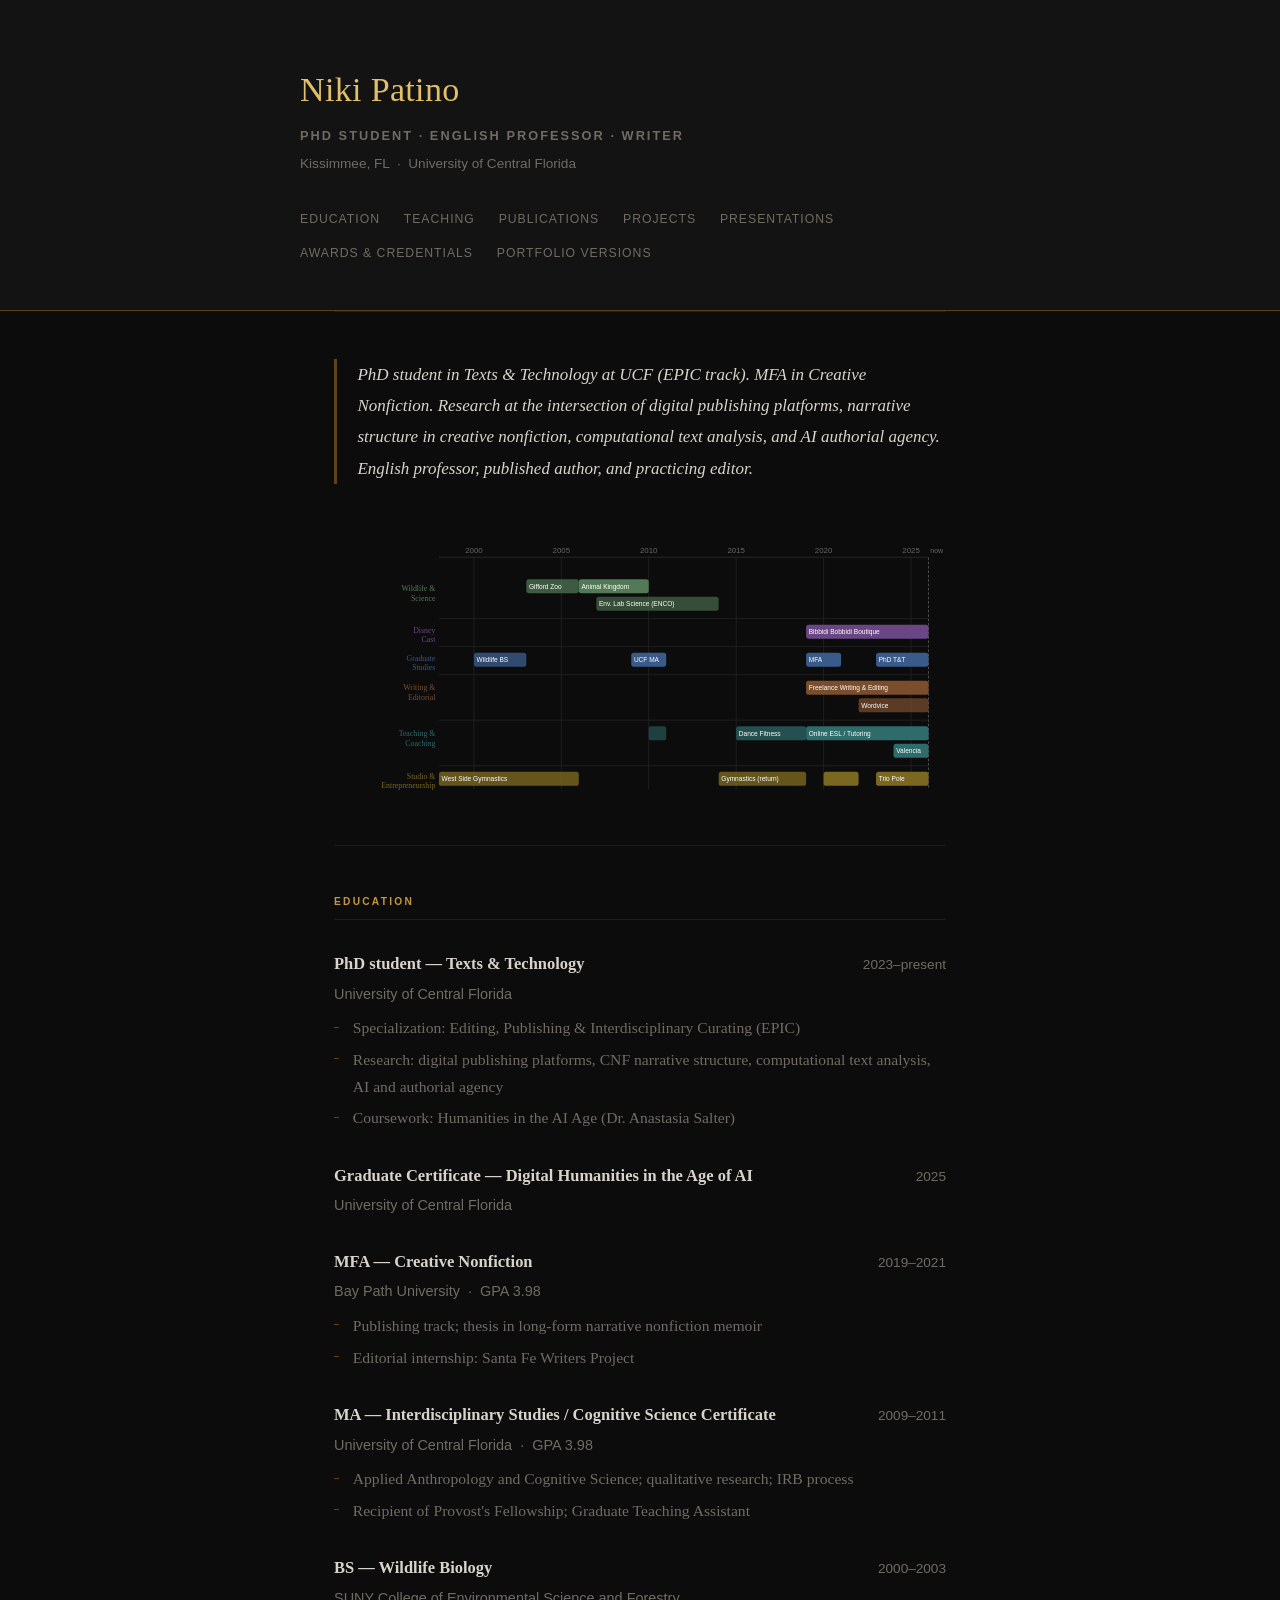
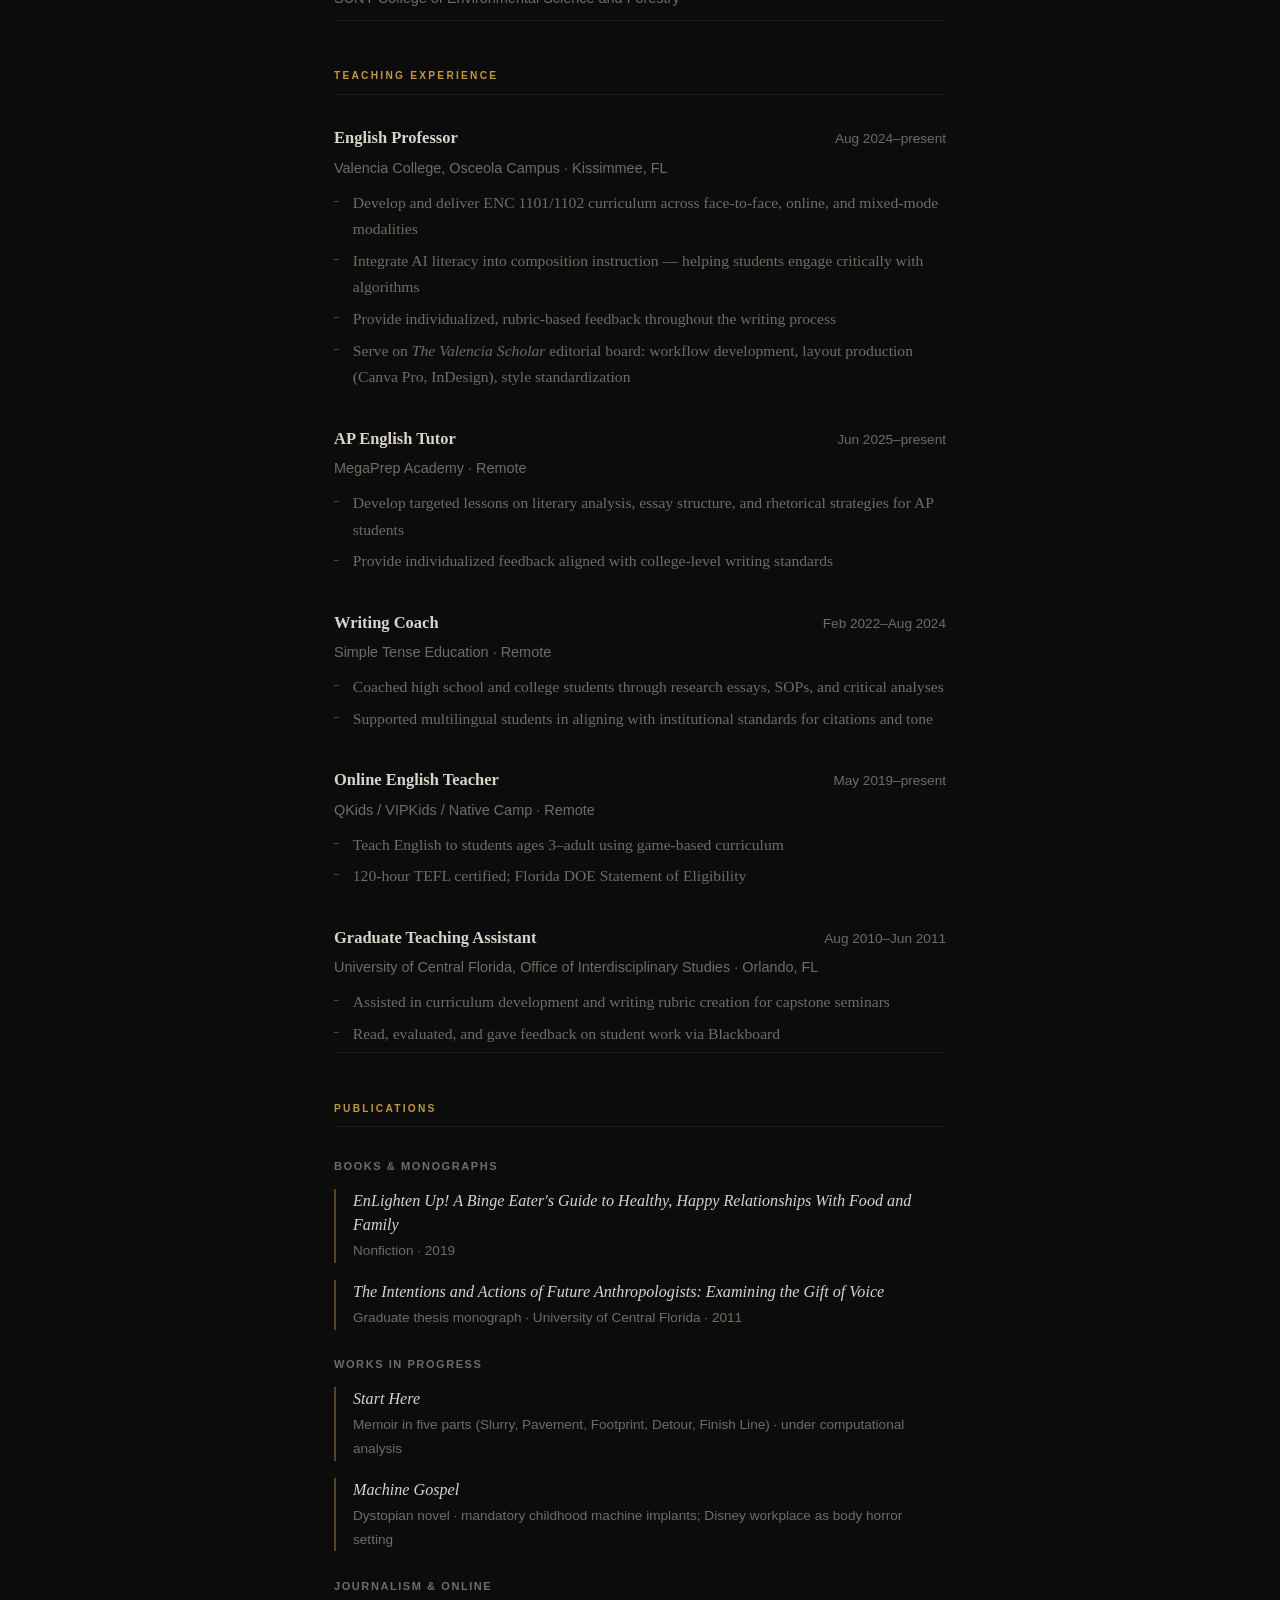
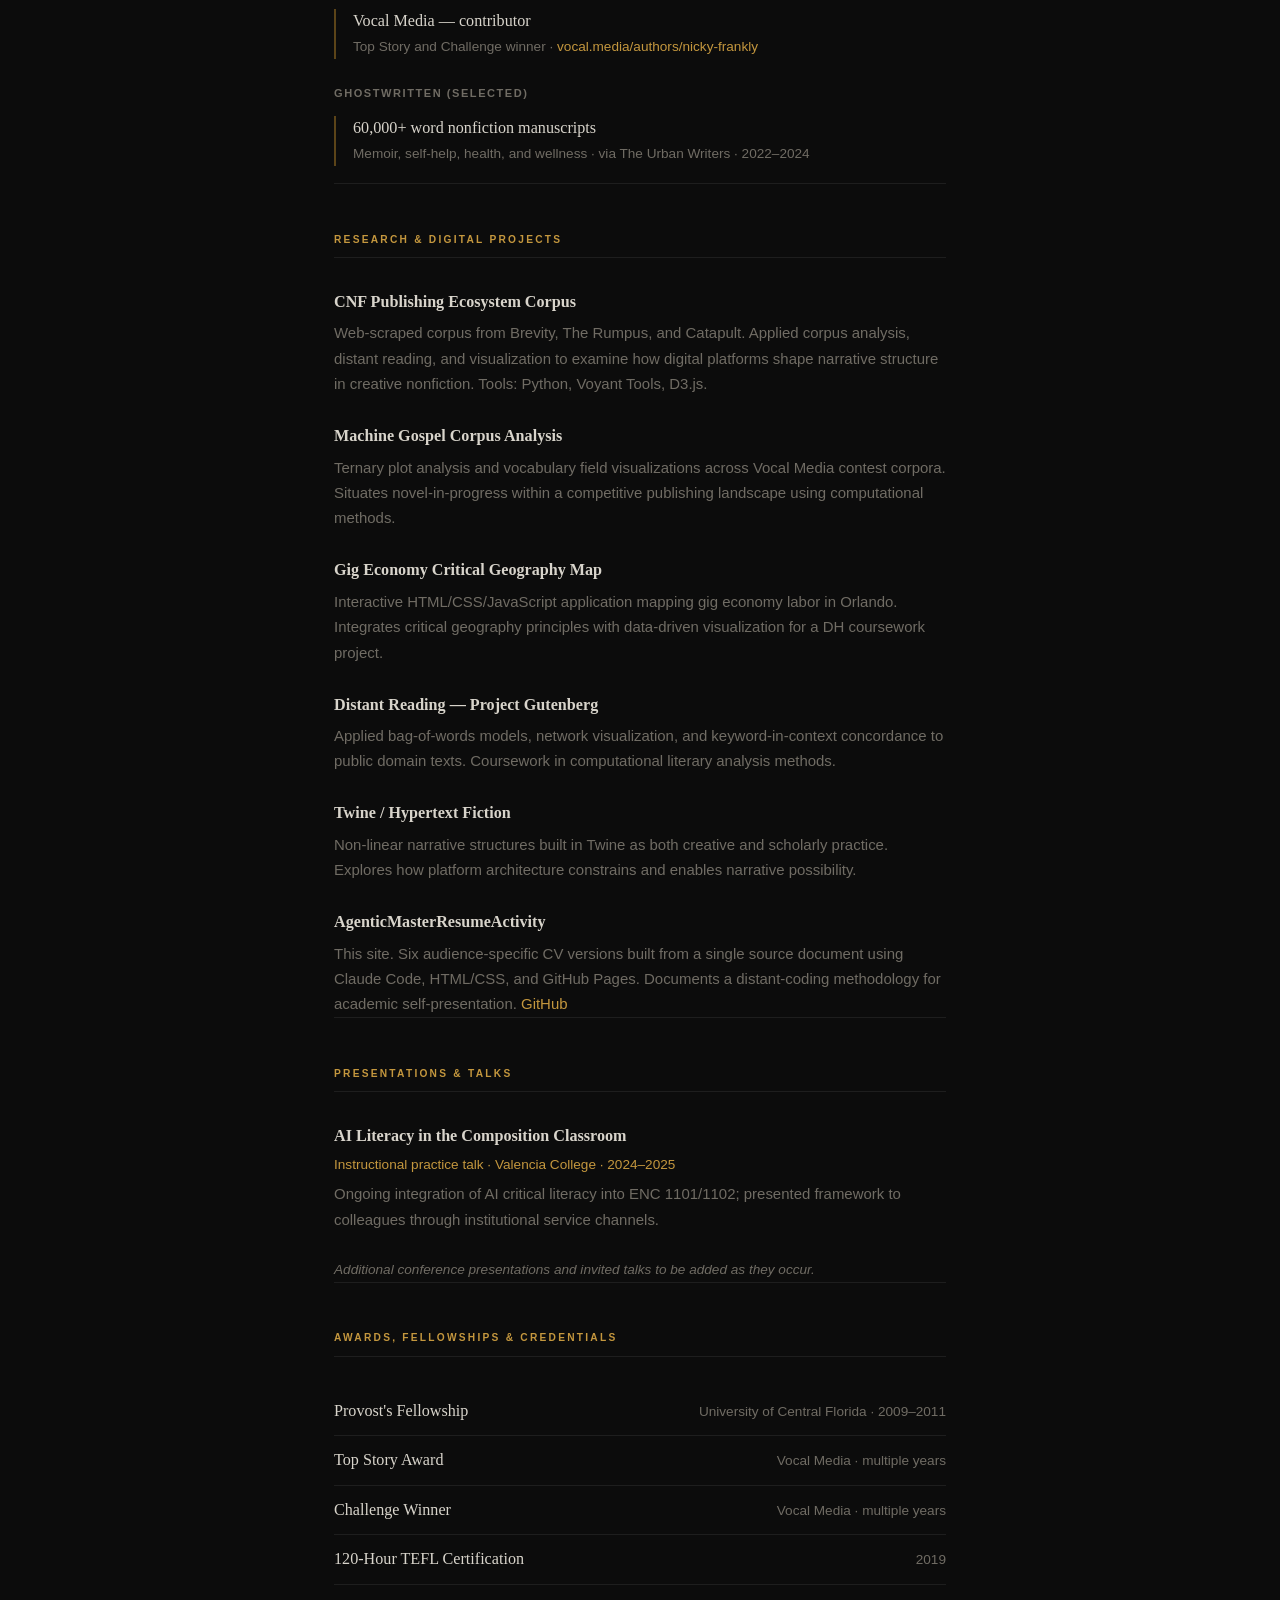
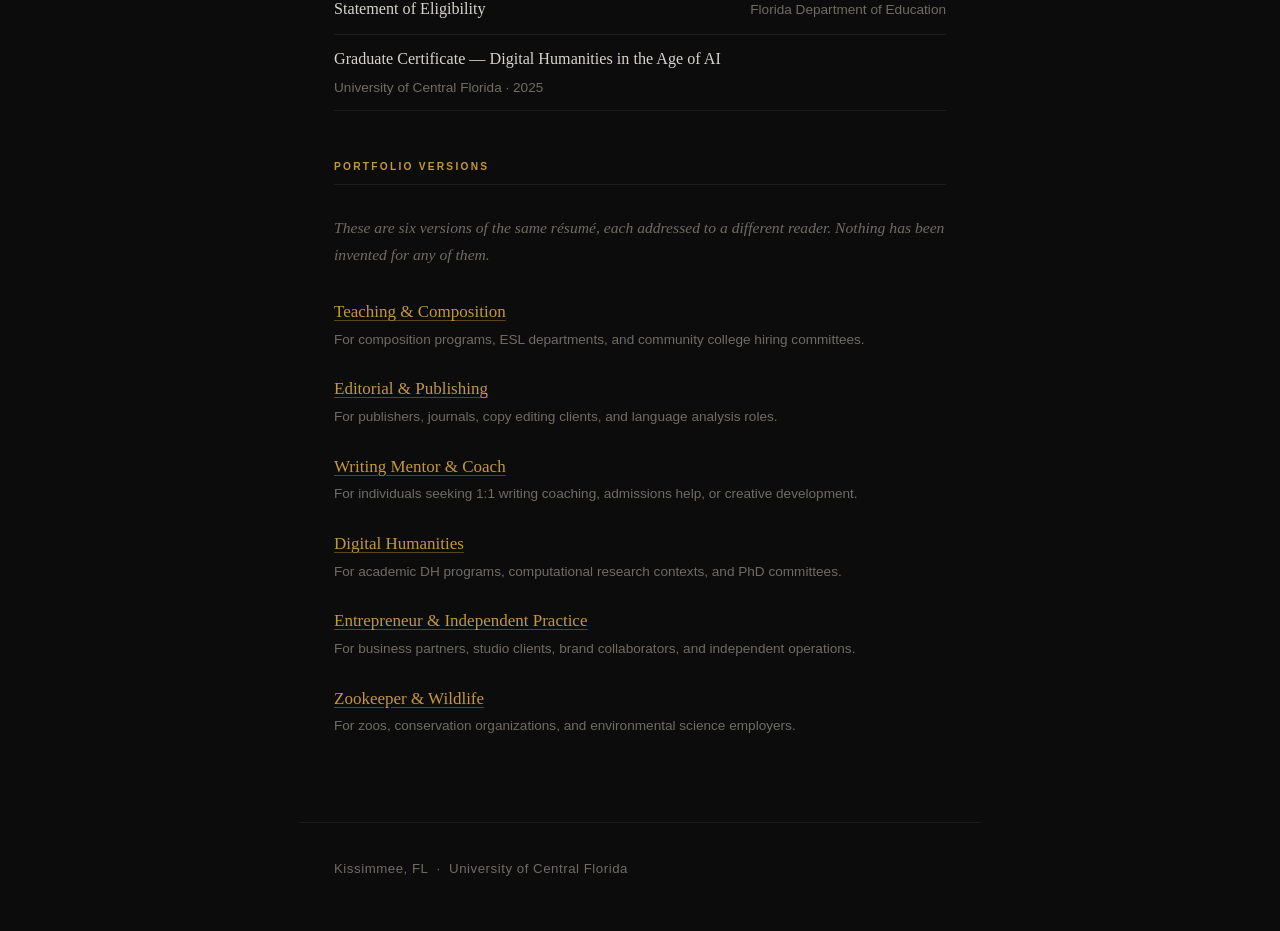
<file: index.html>
<!DOCTYPE html>
<html lang="en">
<head>
  <meta charset="UTF-8">
  <meta name="viewport" content="width=device-width, initial-scale=1.0">
  <title>Niki Patino — Academic CV &amp; Portfolio</title>
  <link rel="stylesheet" href="style.css">
</head>
<body>

<header>
  <div class="header-inner">
    <h1>Niki Patino</h1>
    <p class="header-title">PhD student · English Professor · Writer</p>
    <p class="header-location">Kissimmee, FL &nbsp;·&nbsp; University of Central Florida</p>
  </div>
  <nav class="skip-nav" aria-label="Page sections">
    <a href="#education">Education</a>
    <a href="#teaching">Teaching</a>
    <a href="#publications">Publications</a>
    <a href="#projects">Projects</a>
    <a href="#presentations">Presentations</a>
    <a href="#awards">Awards &amp; Credentials</a>
    <a href="#portfolios">Portfolio Versions</a>
  </nav>
</header>

<main>

  <!-- ══ STATEMENT ══════════════════════════════════════════ -->

  <section class="statement-section" aria-label="Research statement">
    <p class="statement">PhD student in Texts &amp; Technology at UCF (EPIC track). MFA in Creative Nonfiction. Research at the intersection of digital publishing platforms, narrative structure in creative nonfiction, computational text analysis, and AI authorial agency. English professor, published author, and practicing editor.</p>
  </section>

  <!-- ══ TIMELINE ═══════════════════════════════════════════ -->

  <figure class="timeline" aria-label="Career timeline">
    <img src="timeline.svg" alt="Career timeline showing six parallel tracks — Wildlife &amp; Science, Disney Cast, Graduate Studies, Writing &amp; Editorial, Teaching &amp; Coaching, and Studio &amp; Entrepreneurship — spanning 1998 to present">
  </figure>

  <!-- ══ EDUCATION ══════════════════════════════════════════ -->

  <section id="education">
    <h2>Education</h2>

    <div class="edu-entry">
      <div class="edu-header">
        <span class="edu-degree">PhD student — Texts &amp; Technology</span>
        <span class="edu-date">2023–present</span>
      </div>
      <div class="edu-institution">University of Central Florida</div>
      <ul>
        <li>Specialization: Editing, Publishing &amp; Interdisciplinary Curating (EPIC)</li>
        <li>Research: digital publishing platforms, CNF narrative structure, computational text analysis, AI and authorial agency</li>
        <li>Coursework: Humanities in the AI Age (Dr. Anastasia Salter)</li>
      </ul>
    </div>

    <div class="edu-entry">
      <div class="edu-header">
        <span class="edu-degree">Graduate Certificate — Digital Humanities in the Age of AI</span>
        <span class="edu-date">2025</span>
      </div>
      <div class="edu-institution">University of Central Florida</div>
    </div>

    <div class="edu-entry">
      <div class="edu-header">
        <span class="edu-degree">MFA — Creative Nonfiction</span>
        <span class="edu-date">2019–2021</span>
      </div>
      <div class="edu-institution">Bay Path University &nbsp;·&nbsp; GPA 3.98</div>
      <ul>
        <li>Publishing track; thesis in long-form narrative nonfiction memoir</li>
        <li>Editorial internship: Santa Fe Writers Project</li>
      </ul>
    </div>

    <div class="edu-entry">
      <div class="edu-header">
        <span class="edu-degree">MA — Interdisciplinary Studies / Cognitive Science Certificate</span>
        <span class="edu-date">2009–2011</span>
      </div>
      <div class="edu-institution">University of Central Florida &nbsp;·&nbsp; GPA 3.98</div>
      <ul>
        <li>Applied Anthropology and Cognitive Science; qualitative research; IRB process</li>
        <li>Recipient of Provost's Fellowship; Graduate Teaching Assistant</li>
      </ul>
    </div>

    <div class="edu-entry">
      <div class="edu-header">
        <span class="edu-degree">BS — Wildlife Biology</span>
        <span class="edu-date">2000–2003</span>
      </div>
      <div class="edu-institution">SUNY College of Environmental Science and Forestry</div>
    </div>

  </section>

  <!-- ══ TEACHING ═══════════════════════════════════════════ -->

  <section id="teaching">
    <h2>Teaching Experience</h2>

    <div class="entry">
      <div class="entry-header">
        <span class="entry-title">English Professor</span>
        <span class="entry-date">Aug 2024–present</span>
      </div>
      <div class="entry-org">Valencia College, Osceola Campus · Kissimmee, FL</div>
      <ul>
        <li>Develop and deliver ENC 1101/1102 curriculum across face-to-face, online, and mixed-mode modalities</li>
        <li>Integrate AI literacy into composition instruction — helping students engage critically with algorithms</li>
        <li>Provide individualized, rubric-based feedback throughout the writing process</li>
        <li>Serve on <em>The Valencia Scholar</em> editorial board: workflow development, layout production (Canva Pro, InDesign), style standardization</li>
      </ul>
    </div>

    <div class="entry">
      <div class="entry-header">
        <span class="entry-title">AP English Tutor</span>
        <span class="entry-date">Jun 2025–present</span>
      </div>
      <div class="entry-org">MegaPrep Academy · Remote</div>
      <ul>
        <li>Develop targeted lessons on literary analysis, essay structure, and rhetorical strategies for AP students</li>
        <li>Provide individualized feedback aligned with college-level writing standards</li>
      </ul>
    </div>

    <div class="entry">
      <div class="entry-header">
        <span class="entry-title">Writing Coach</span>
        <span class="entry-date">Feb 2022–Aug 2024</span>
      </div>
      <div class="entry-org">Simple Tense Education · Remote</div>
      <ul>
        <li>Coached high school and college students through research essays, SOPs, and critical analyses</li>
        <li>Supported multilingual students in aligning with institutional standards for citations and tone</li>
      </ul>
    </div>

    <div class="entry">
      <div class="entry-header">
        <span class="entry-title">Online English Teacher</span>
        <span class="entry-date">May 2019–present</span>
      </div>
      <div class="entry-org">QKids / VIPKids / Native Camp · Remote</div>
      <ul>
        <li>Teach English to students ages 3–adult using game-based curriculum</li>
        <li>120-hour TEFL certified; Florida DOE Statement of Eligibility</li>
      </ul>
    </div>

    <div class="entry">
      <div class="entry-header">
        <span class="entry-title">Graduate Teaching Assistant</span>
        <span class="entry-date">Aug 2010–Jun 2011</span>
      </div>
      <div class="entry-org">University of Central Florida, Office of Interdisciplinary Studies · Orlando, FL</div>
      <ul>
        <li>Assisted in curriculum development and writing rubric creation for capstone seminars</li>
        <li>Read, evaluated, and gave feedback on student work via Blackboard</li>
      </ul>
    </div>

  </section>

  <!-- ══ PUBLICATIONS ═══════════════════════════════════════ -->

  <section id="publications">
    <h2>Publications</h2>

    <div class="pub-section-label">Books &amp; Monographs</div>

    <div class="pub-entry">
      <div class="pub-title"><em>EnLighten Up! A Binge Eater's Guide to Healthy, Happy Relationships With Food and Family</em></div>
      <div class="pub-meta">Nonfiction · 2019</div>
    </div>

    <div class="pub-entry">
      <div class="pub-title"><em>The Intentions and Actions of Future Anthropologists: Examining the Gift of Voice</em></div>
      <div class="pub-meta">Graduate thesis monograph · University of Central Florida · 2011</div>
    </div>

    <div class="pub-section-label">Works in Progress</div>

    <div class="pub-entry">
      <div class="pub-title"><em>Start Here</em></div>
      <div class="pub-meta">Memoir in five parts (Slurry, Pavement, Footprint, Detour, Finish Line) · under computational analysis</div>
    </div>

    <div class="pub-entry">
      <div class="pub-title"><em>Machine Gospel</em></div>
      <div class="pub-meta">Dystopian novel · mandatory childhood machine implants; Disney workplace as body horror setting</div>
    </div>

    <div class="pub-section-label">Journalism &amp; Online</div>

    <div class="pub-entry">
      <div class="pub-title">Vocal Media — contributor</div>
      <div class="pub-meta">Top Story and Challenge winner · <a href="https://vocal.media/authors/nicky-frankly" target="_blank" rel="noopener">vocal.media/authors/nicky-frankly</a></div>
    </div>

    <div class="pub-section-label">Ghostwritten (selected)</div>

    <div class="pub-entry">
      <div class="pub-title">60,000+ word nonfiction manuscripts</div>
      <div class="pub-meta">Memoir, self-help, health, and wellness · via The Urban Writers · 2022–2024</div>
    </div>

  </section>

  <!-- ══ PROJECTS ════════════════════════════════════════════ -->

  <section id="projects">
    <h2>Research &amp; Digital Projects</h2>

    <div class="project-entry">
      <div class="project-title">CNF Publishing Ecosystem Corpus</div>
      <div class="project-body">Web-scraped corpus from Brevity, The Rumpus, and Catapult. Applied corpus analysis, distant reading, and visualization to examine how digital platforms shape narrative structure in creative nonfiction. Tools: Python, Voyant Tools, D3.js.</div>
    </div>

    <div class="project-entry">
      <div class="project-title">Machine Gospel Corpus Analysis</div>
      <div class="project-body">Ternary plot analysis and vocabulary field visualizations across Vocal Media contest corpora. Situates novel-in-progress within a competitive publishing landscape using computational methods.</div>
    </div>

    <div class="project-entry">
      <div class="project-title">Gig Economy Critical Geography Map</div>
      <div class="project-body">Interactive HTML/CSS/JavaScript application mapping gig economy labor in Orlando. Integrates critical geography principles with data-driven visualization for a DH coursework project.</div>
    </div>

    <div class="project-entry">
      <div class="project-title">Distant Reading — Project Gutenberg</div>
      <div class="project-body">Applied bag-of-words models, network visualization, and keyword-in-context concordance to public domain texts. Coursework in computational literary analysis methods.</div>
    </div>

    <div class="project-entry">
      <div class="project-title">Twine / Hypertext Fiction</div>
      <div class="project-body">Non-linear narrative structures built in Twine as both creative and scholarly practice. Explores how platform architecture constrains and enables narrative possibility.</div>
    </div>

    <div class="project-entry">
      <div class="project-title">AgenticMasterResumeActivity</div>
      <div class="project-body">This site. Six audience-specific CV versions built from a single source document using Claude Code, HTML/CSS, and GitHub Pages. Documents a distant-coding methodology for academic self-presentation. <a href="https://github.com/NikiPatinoUCF/AgenticMasterResumeActivity" target="_blank" rel="noopener">GitHub</a></div>
    </div>

  </section>

  <!-- ══ PRESENTATIONS ══════════════════════════════════════ -->

  <section id="presentations">
    <h2>Presentations &amp; Talks</h2>

    <div class="pres-entry">
      <div class="pres-title">AI Literacy in the Composition Classroom</div>
      <div class="pres-meta">Instructional practice talk · Valencia College · 2024–2025</div>
      <div class="pres-body">Ongoing integration of AI critical literacy into ENC 1101/1102; presented framework to colleagues through institutional service channels.</div>
    </div>

    <div class="pres-note">Additional conference presentations and invited talks to be added as they occur.</div>

  </section>

  <!-- ══ AWARDS ══════════════════════════════════════════════ -->

  <section id="awards">
    <h2>Awards, Fellowships &amp; Credentials</h2>

    <div class="award-entry">
      <span class="award-title">Provost's Fellowship</span>
      <span class="award-org">University of Central Florida · 2009–2011</span>
    </div>

    <div class="award-entry">
      <span class="award-title">Top Story Award</span>
      <span class="award-org">Vocal Media · multiple years</span>
    </div>

    <div class="award-entry">
      <span class="award-title">Challenge Winner</span>
      <span class="award-org">Vocal Media · multiple years</span>
    </div>

    <div class="award-entry">
      <span class="award-title">120-Hour TEFL Certification</span>
      <span class="award-org">2019</span>
    </div>

    <div class="award-entry">
      <span class="award-title">Statement of Eligibility</span>
      <span class="award-org">Florida Department of Education</span>
    </div>

    <div class="award-entry">
      <span class="award-title">Graduate Certificate — Digital Humanities in the Age of AI</span>
      <span class="award-org">University of Central Florida · 2025</span>
    </div>

  </section>

  <!-- ══ PORTFOLIO VERSIONS ═════════════════════════════════ -->

  <section id="portfolios">
    <h2>Portfolio Versions</h2>
    <p class="portfolios-lede">These are six versions of the same résumé, each addressed to a different reader. Nothing has been invented for any of them.</p>

    <nav class="index">
      <ul>
        <li>
          <a href="teaching/">Teaching &amp; Composition</a>
          <span class="audience">For composition programs, ESL departments, and community college hiring committees.</span>
        </li>
        <li>
          <a href="editorial/">Editorial &amp; Publishing</a>
          <span class="audience">For publishers, journals, copy editing clients, and language analysis roles.</span>
        </li>
        <li>
          <a href="coaching/">Writing Mentor &amp; Coach</a>
          <span class="audience">For individuals seeking 1:1 writing coaching, admissions help, or creative development.</span>
        </li>
        <li>
          <a href="dh/">Digital Humanities</a>
          <span class="audience">For academic DH programs, computational research contexts, and PhD committees.</span>
        </li>
        <li>
          <a href="entrepreneur/">Entrepreneur &amp; Independent Practice</a>
          <span class="audience">For business partners, studio clients, brand collaborators, and independent operations.</span>
        </li>
        <li>
          <a href="zookeeper/">Zookeeper &amp; Wildlife</a>
          <span class="audience">For zoos, conservation organizations, and environmental science employers.</span>
        </li>
      </ul>
    </nav>
  </section>

</main>

<footer>
  Kissimmee, FL &nbsp;·&nbsp; University of Central Florida
</footer>

</body>
</html>
</file>
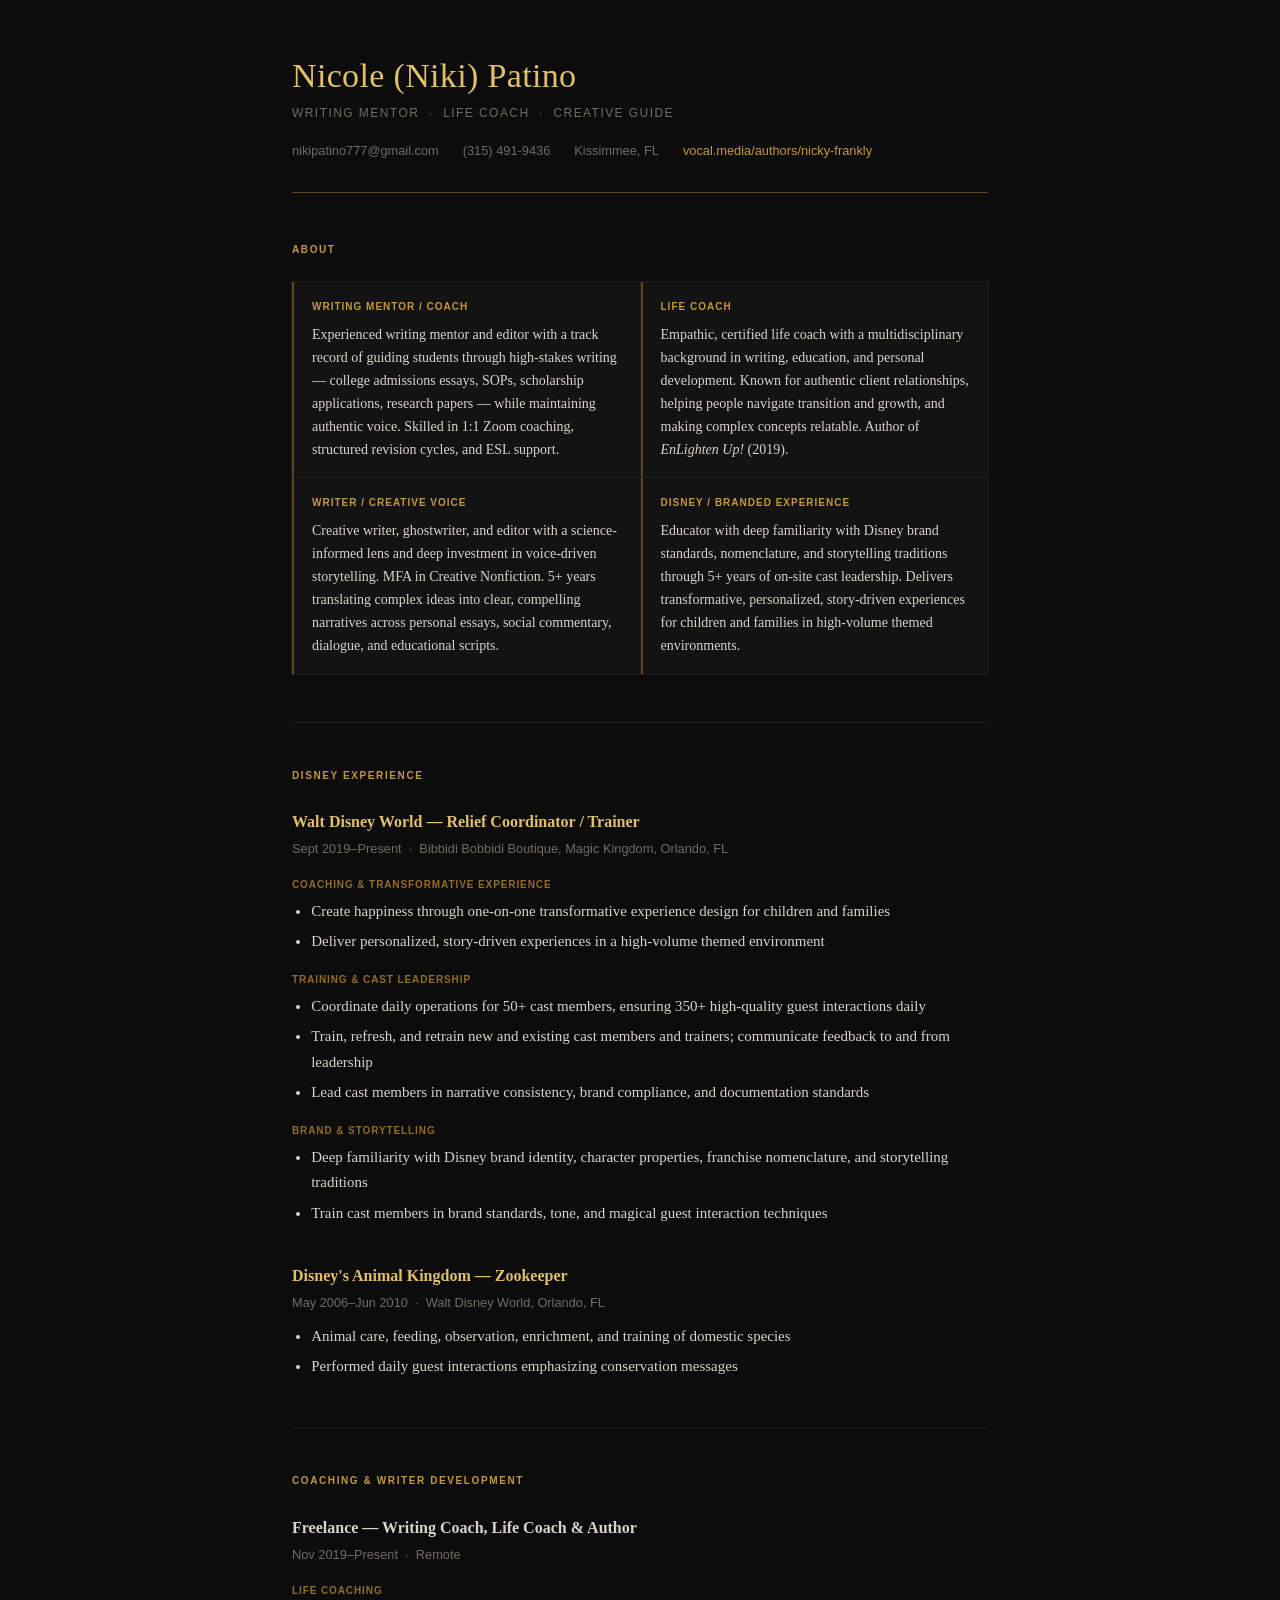
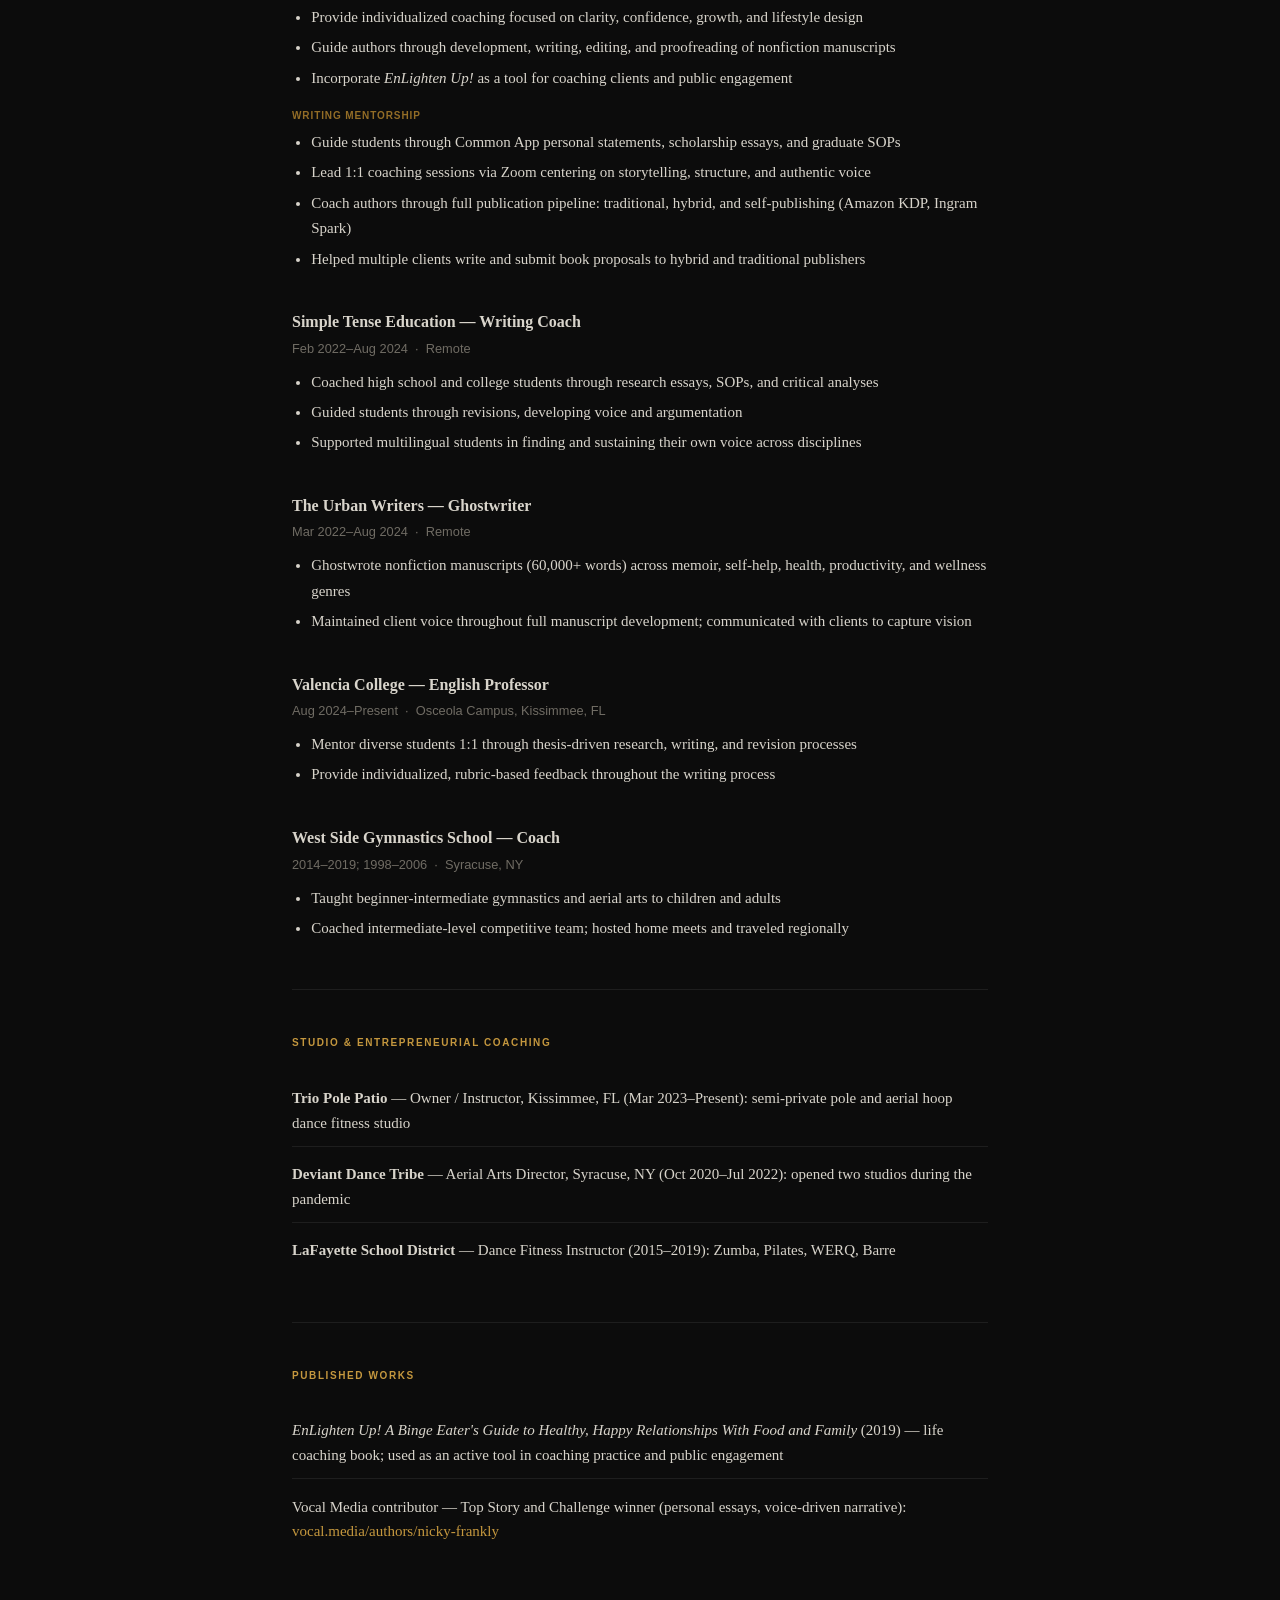
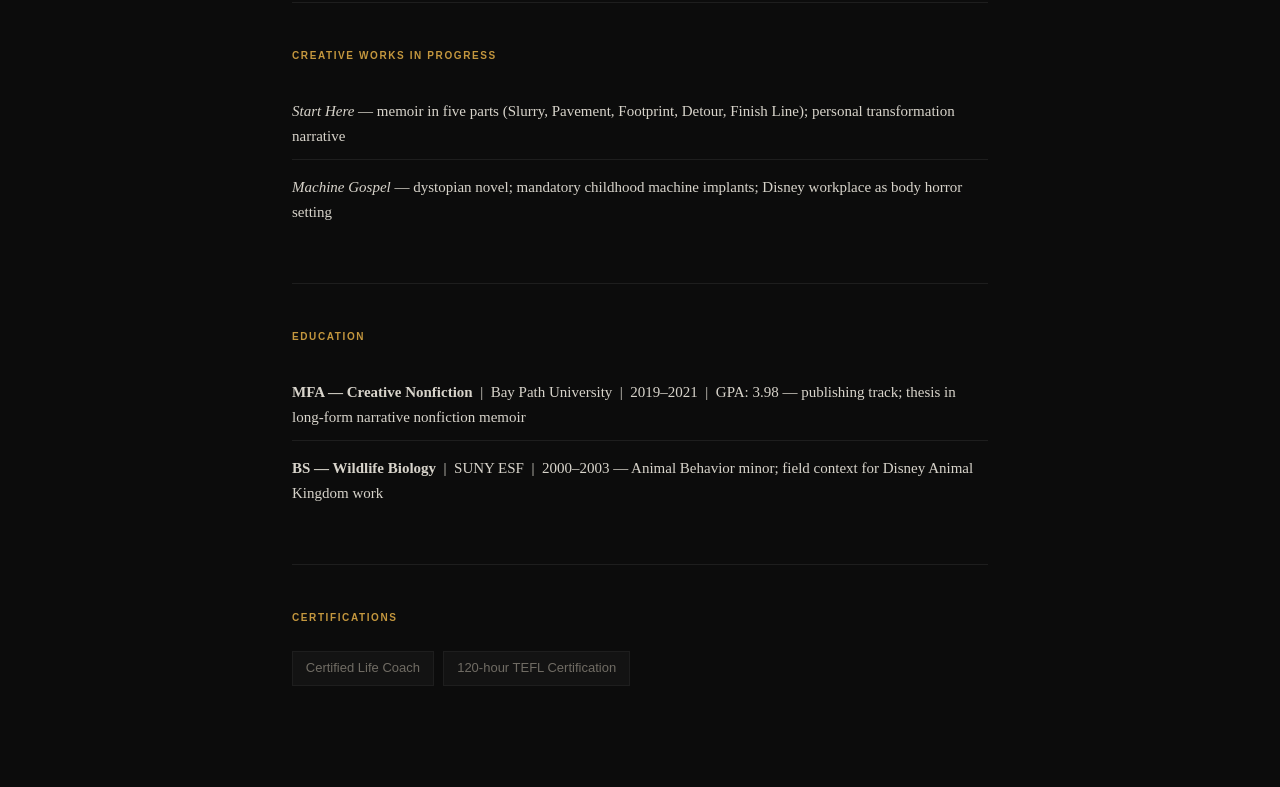
<file: coaching/index.html>
<!DOCTYPE html>
<html lang="en">
<head>
  <meta charset="UTF-8">
  <meta name="viewport" content="width=device-width, initial-scale=1.0">
  <title>Nicole (Niki) Patino — Writing Mentor &amp; Life Coach</title>
  <link rel="stylesheet" href="style.css">
</head>
<body>
<div class="page">

  <!-- Header -->
  <header>
    <h1>Nicole (Niki) Patino</h1>
    <p class="subtitle">Writing Mentor &nbsp;&middot;&nbsp; Life Coach &nbsp;&middot;&nbsp; Creative Guide</p>
    <div class="contact-strip">
      <span>nikipatino777@gmail.com</span>
      <span>(315) 491-9436</span>
      <span>Kissimmee, FL</span>
      <a href="https://vocal.media/authors/nicky-frankly" target="_blank" rel="noopener">vocal.media/authors/nicky-frankly</a>
    </div>
  </header>

  <!-- About -->
  <section>
    <h2>About</h2>
    <div class="statements">

      <div class="statement">
        <h3>Writing Mentor / Coach</h3>
        <p>Experienced writing mentor and editor with a track record of guiding students through high-stakes writing — college admissions essays, SOPs, scholarship applications, research papers — while maintaining authentic voice. Skilled in 1:1 Zoom coaching, structured revision cycles, and ESL support.</p>
      </div>

      <div class="statement">
        <h3>Life Coach</h3>
        <p>Empathic, certified life coach with a multidisciplinary background in writing, education, and personal development. Known for authentic client relationships, helping people navigate transition and growth, and making complex concepts relatable. Author of <em>EnLighten Up!</em> (2019).</p>
      </div>

      <div class="statement">
        <h3>Writer / Creative Voice</h3>
        <p>Creative writer, ghostwriter, and editor with a science-informed lens and deep investment in voice-driven storytelling. MFA in Creative Nonfiction. 5+ years translating complex ideas into clear, compelling narratives across personal essays, social commentary, dialogue, and educational scripts.</p>
      </div>

      <div class="statement">
        <h3>Disney / Branded Experience</h3>
        <p>Educator with deep familiarity with Disney brand standards, nomenclature, and storytelling traditions through 5+ years of on-site cast leadership. Delivers transformative, personalized, story-driven experiences for children and families in high-volume themed environments.</p>
      </div>

    </div>
  </section>

  <!-- Disney Experience -->
  <section class="disney-section">
    <h2>Disney Experience</h2>

    <div class="entry">
      <div class="entry-header">
        <h3>Walt Disney World — Relief Coordinator / Trainer</h3>
        <p class="meta">Sept 2019–Present &nbsp;&middot;&nbsp; Bibbidi Bobbidi Boutique, Magic Kingdom, Orlando, FL</p>
      </div>
      <div class="entry-body">
        <h4>Coaching &amp; Transformative Experience</h4>
        <ul>
          <li>Create happiness through one-on-one transformative experience design for children and families</li>
          <li>Deliver personalized, story-driven experiences in a high-volume themed environment</li>
        </ul>
        <h4>Training &amp; Cast Leadership</h4>
        <ul>
          <li>Coordinate daily operations for 50+ cast members, ensuring 350+ high-quality guest interactions daily</li>
          <li>Train, refresh, and retrain new and existing cast members and trainers; communicate feedback to and from leadership</li>
          <li>Lead cast members in narrative consistency, brand compliance, and documentation standards</li>
        </ul>
        <h4>Brand &amp; Storytelling</h4>
        <ul>
          <li>Deep familiarity with Disney brand identity, character properties, franchise nomenclature, and storytelling traditions</li>
          <li>Train cast members in brand standards, tone, and magical guest interaction techniques</li>
        </ul>
      </div>
    </div>

    <div class="entry">
      <div class="entry-header">
        <h3>Disney's Animal Kingdom — Zookeeper</h3>
        <p class="meta">May 2006–Jun 2010 &nbsp;&middot;&nbsp; Walt Disney World, Orlando, FL</p>
      </div>
      <div class="entry-body">
        <ul>
          <li>Animal care, feeding, observation, enrichment, and training of domestic species</li>
          <li>Performed daily guest interactions emphasizing conservation messages</li>
        </ul>
      </div>
    </div>

  </section>

  <!-- Coaching & Writer Development -->
  <section>
    <h2>Coaching &amp; Writer Development</h2>

    <div class="entry">
      <div class="entry-header">
        <h3>Freelance — Writing Coach, Life Coach &amp; Author</h3>
        <p class="meta">Nov 2019–Present &nbsp;&middot;&nbsp; Remote</p>
      </div>
      <div class="entry-body">
        <h4>Life Coaching</h4>
        <ul>
          <li>Provide individualized coaching focused on clarity, confidence, growth, and lifestyle design</li>
          <li>Guide authors through development, writing, editing, and proofreading of nonfiction manuscripts</li>
          <li>Incorporate <em>EnLighten Up!</em> as a tool for coaching clients and public engagement</li>
        </ul>
        <h4>Writing Mentorship</h4>
        <ul>
          <li>Guide students through Common App personal statements, scholarship essays, and graduate SOPs</li>
          <li>Lead 1:1 coaching sessions via Zoom centering on storytelling, structure, and authentic voice</li>
          <li>Coach authors through full publication pipeline: traditional, hybrid, and self-publishing (Amazon KDP, Ingram Spark)</li>
          <li>Helped multiple clients write and submit book proposals to hybrid and traditional publishers</li>
        </ul>
      </div>
    </div>

    <div class="entry">
      <div class="entry-header">
        <h3>Simple Tense Education — Writing Coach</h3>
        <p class="meta">Feb 2022–Aug 2024 &nbsp;&middot;&nbsp; Remote</p>
      </div>
      <div class="entry-body">
        <ul>
          <li>Coached high school and college students through research essays, SOPs, and critical analyses</li>
          <li>Guided students through revisions, developing voice and argumentation</li>
          <li>Supported multilingual students in finding and sustaining their own voice across disciplines</li>
        </ul>
      </div>
    </div>

    <div class="entry">
      <div class="entry-header">
        <h3>The Urban Writers — Ghostwriter</h3>
        <p class="meta">Mar 2022–Aug 2024 &nbsp;&middot;&nbsp; Remote</p>
      </div>
      <div class="entry-body">
        <ul>
          <li>Ghostwrote nonfiction manuscripts (60,000+ words) across memoir, self-help, health, productivity, and wellness genres</li>
          <li>Maintained client voice throughout full manuscript development; communicated with clients to capture vision</li>
        </ul>
      </div>
    </div>

    <div class="entry">
      <div class="entry-header">
        <h3>Valencia College — English Professor</h3>
        <p class="meta">Aug 2024–Present &nbsp;&middot;&nbsp; Osceola Campus, Kissimmee, FL</p>
      </div>
      <div class="entry-body">
        <ul>
          <li>Mentor diverse students 1:1 through thesis-driven research, writing, and revision processes</li>
          <li>Provide individualized, rubric-based feedback throughout the writing process</li>
        </ul>
      </div>
    </div>

    <div class="entry">
      <div class="entry-header">
        <h3>West Side Gymnastics School — Coach</h3>
        <p class="meta">2014–2019; 1998–2006 &nbsp;&middot;&nbsp; Syracuse, NY</p>
      </div>
      <div class="entry-body">
        <ul>
          <li>Taught beginner-intermediate gymnastics and aerial arts to children and adults</li>
          <li>Coached intermediate-level competitive team; hosted home meets and traveled regionally</li>
        </ul>
      </div>
    </div>

  </section>

  <!-- Studio & Entrepreneurial Coaching -->
  <section>
    <h2>Studio &amp; Entrepreneurial Coaching</h2>
    <ul class="studio-list">
      <li><strong>Trio Pole Patio</strong> — Owner / Instructor, Kissimmee, FL (Mar 2023–Present): semi-private pole and aerial hoop dance fitness studio</li>
      <li><strong>Deviant Dance Tribe</strong> — Aerial Arts Director, Syracuse, NY (Oct 2020–Jul 2022): opened two studios during the pandemic</li>
      <li><strong>LaFayette School District</strong> — Dance Fitness Instructor (2015–2019): Zumba, Pilates, WERQ, Barre</li>
    </ul>
  </section>

  <!-- Published Works -->
  <section>
    <h2>Published Works</h2>
    <ul class="works-list">
      <li><em>EnLighten Up! A Binge Eater's Guide to Healthy, Happy Relationships With Food and Family</em> (2019) — life coaching book; used as an active tool in coaching practice and public engagement</li>
      <li>Vocal Media contributor — Top Story and Challenge winner (personal essays, voice-driven narrative): <a href="https://vocal.media/authors/nicky-frankly" target="_blank" rel="noopener">vocal.media/authors/nicky-frankly</a></li>
    </ul>
  </section>

  <!-- Creative Works in Progress -->
  <section>
    <h2>Creative Works in Progress</h2>
    <ul class="works-list">
      <li><em>Start Here</em> — memoir in five parts (Slurry, Pavement, Footprint, Detour, Finish Line); personal transformation narrative</li>
      <li><em>Machine Gospel</em> — dystopian novel; mandatory childhood machine implants; Disney workplace as body horror setting</li>
    </ul>
  </section>

  <!-- Education -->
  <section>
    <h2>Education</h2>
    <ul class="edu-list">
      <li><strong>MFA — Creative Nonfiction</strong> &nbsp;|&nbsp; Bay Path University &nbsp;|&nbsp; 2019–2021 &nbsp;|&nbsp; GPA: 3.98 &mdash; publishing track; thesis in long-form narrative nonfiction memoir</li>
      <li><strong>BS — Wildlife Biology</strong> &nbsp;|&nbsp; SUNY ESF &nbsp;|&nbsp; 2000–2003 &mdash; Animal Behavior minor; field context for Disney Animal Kingdom work</li>
    </ul>
  </section>

  <!-- Certifications -->
  <section>
    <h2>Certifications</h2>
    <ul class="credentials-list">
      <li>Certified Life Coach</li>
      <li>120-hour TEFL Certification</li>
    </ul>
  </section>

</div>
</body>
</html>
</file>
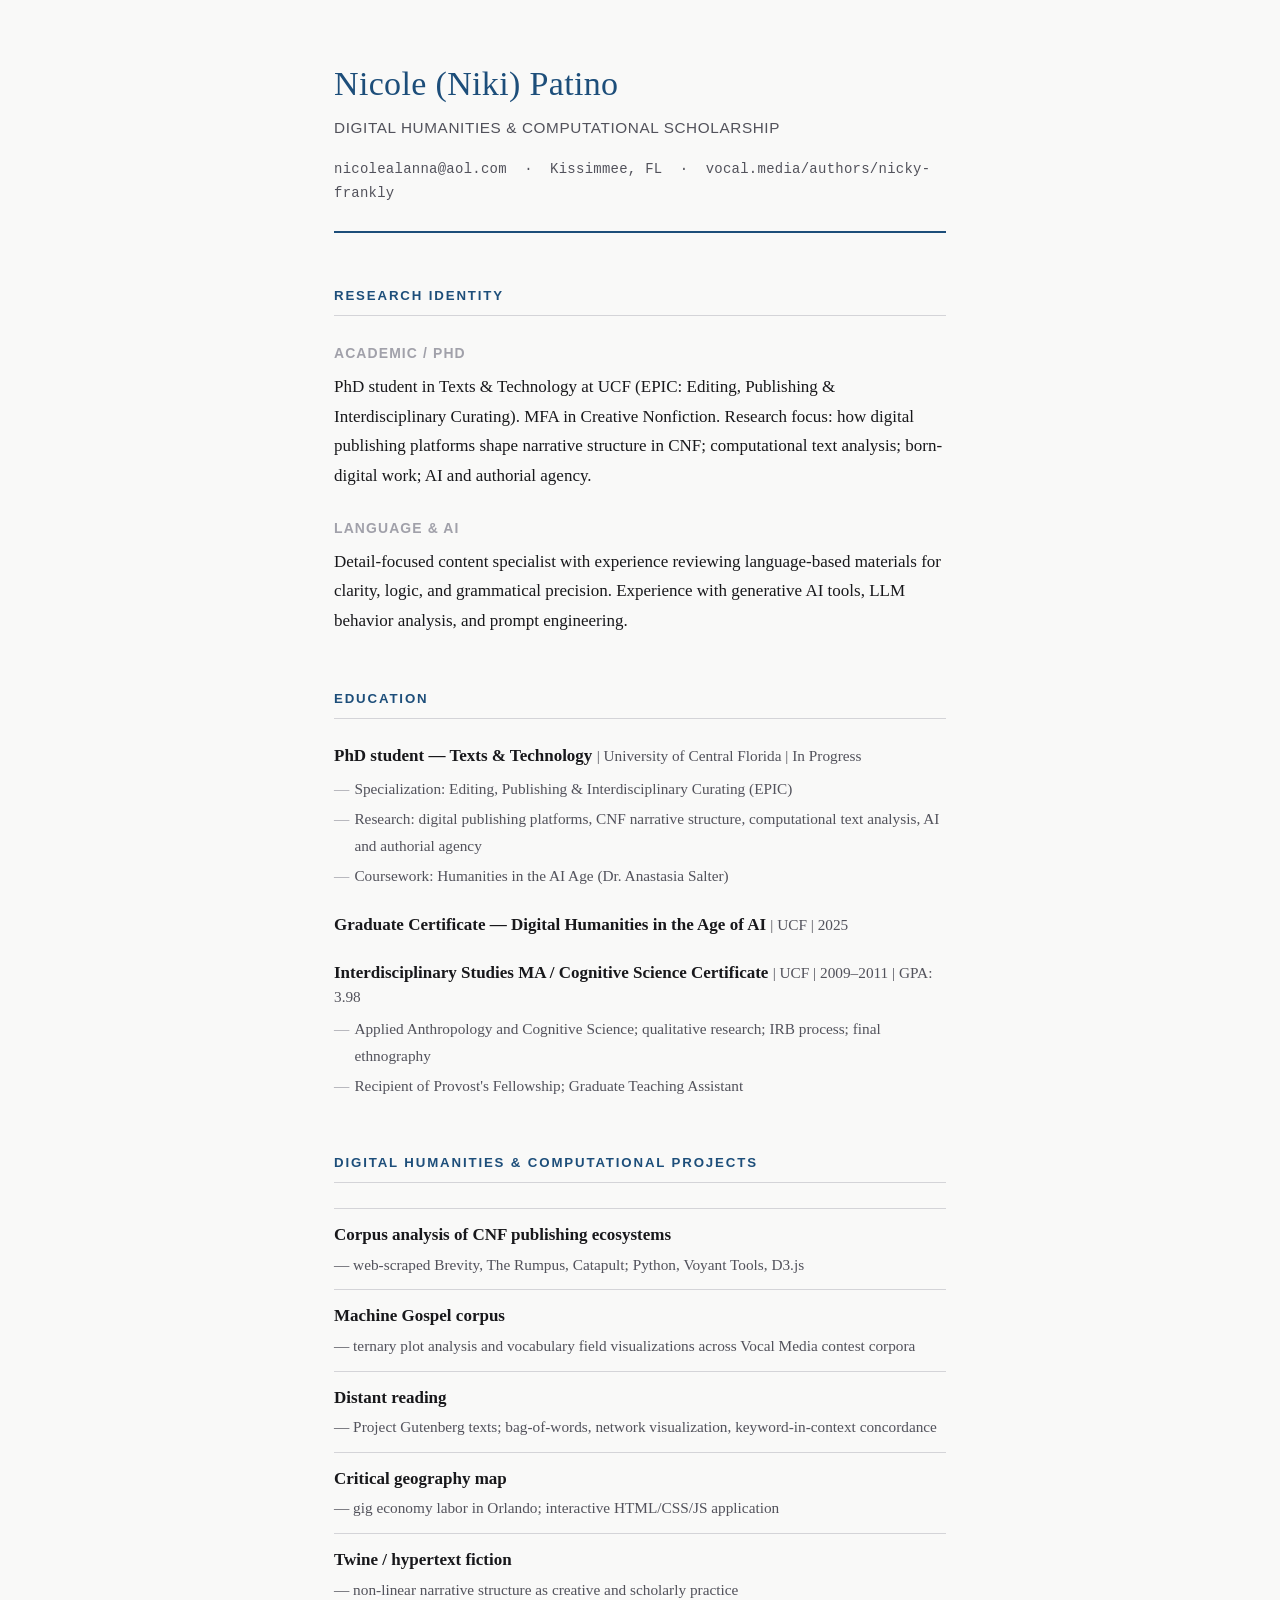
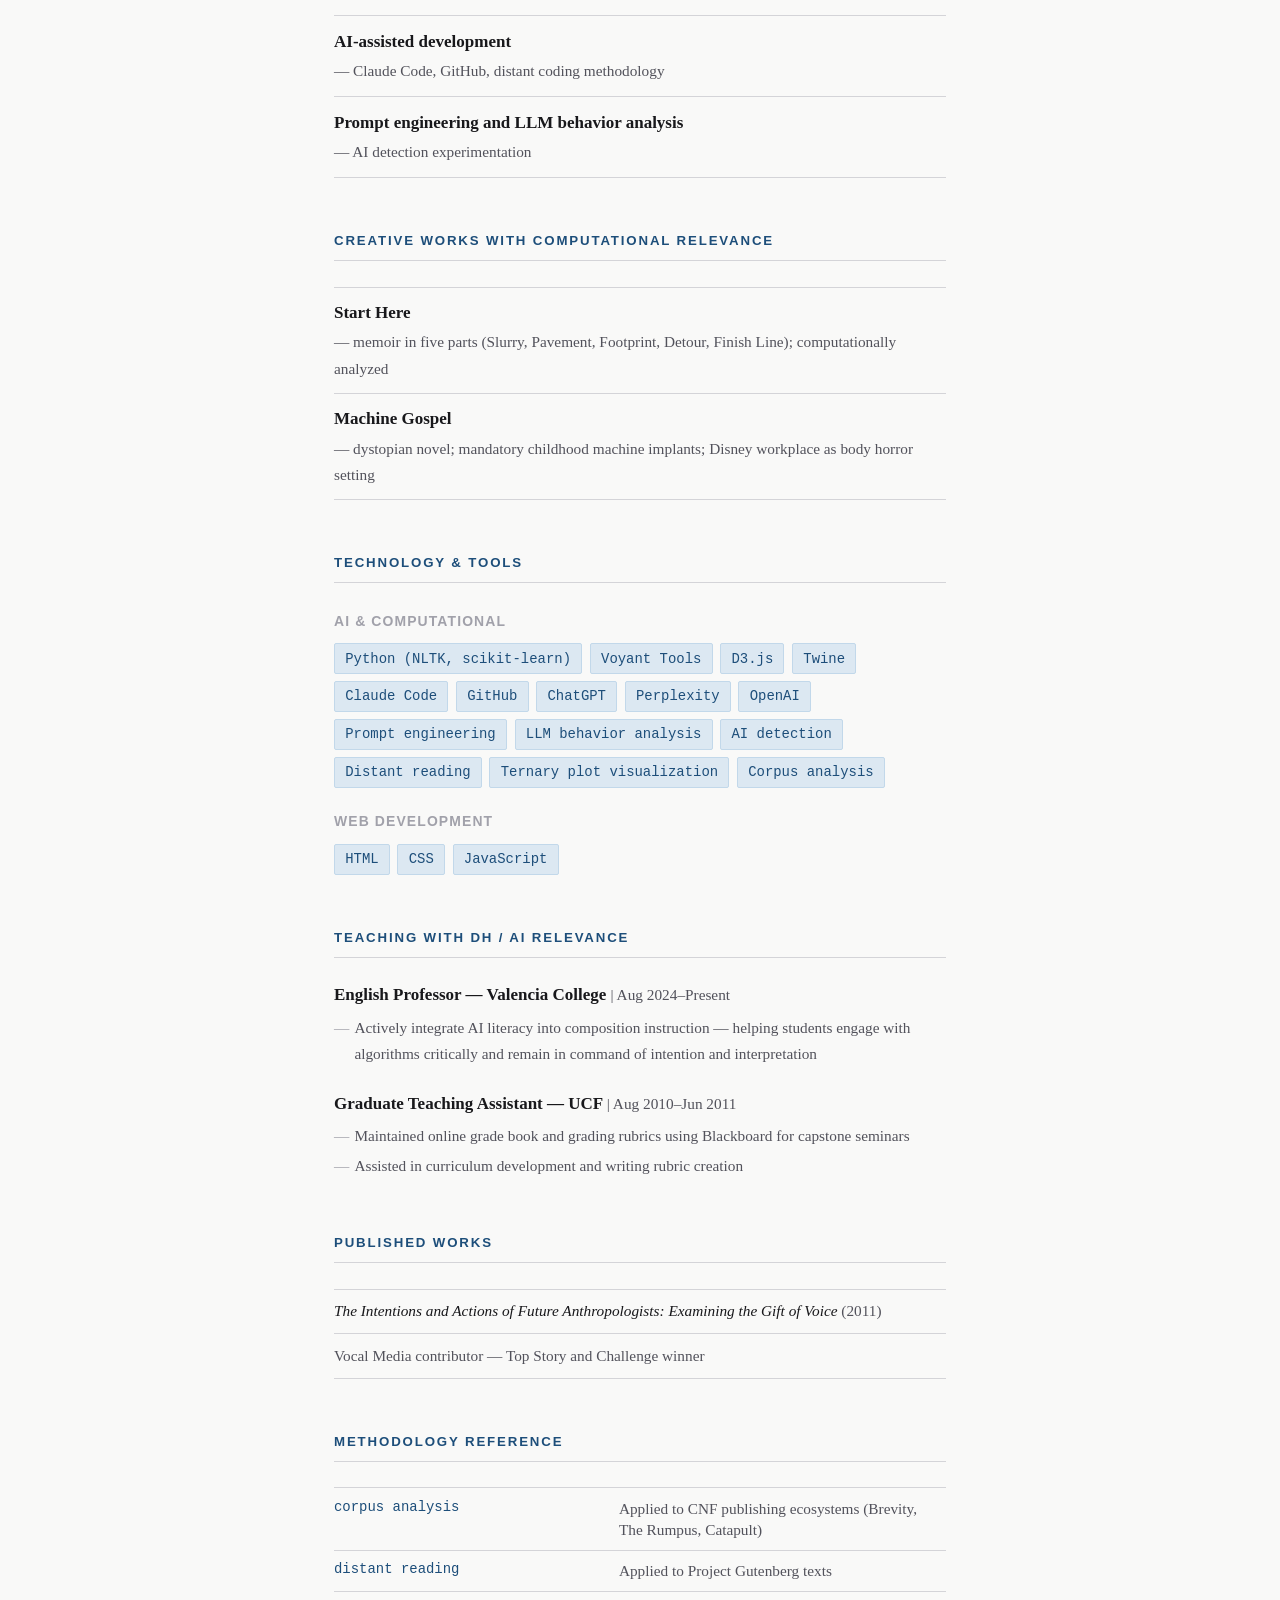
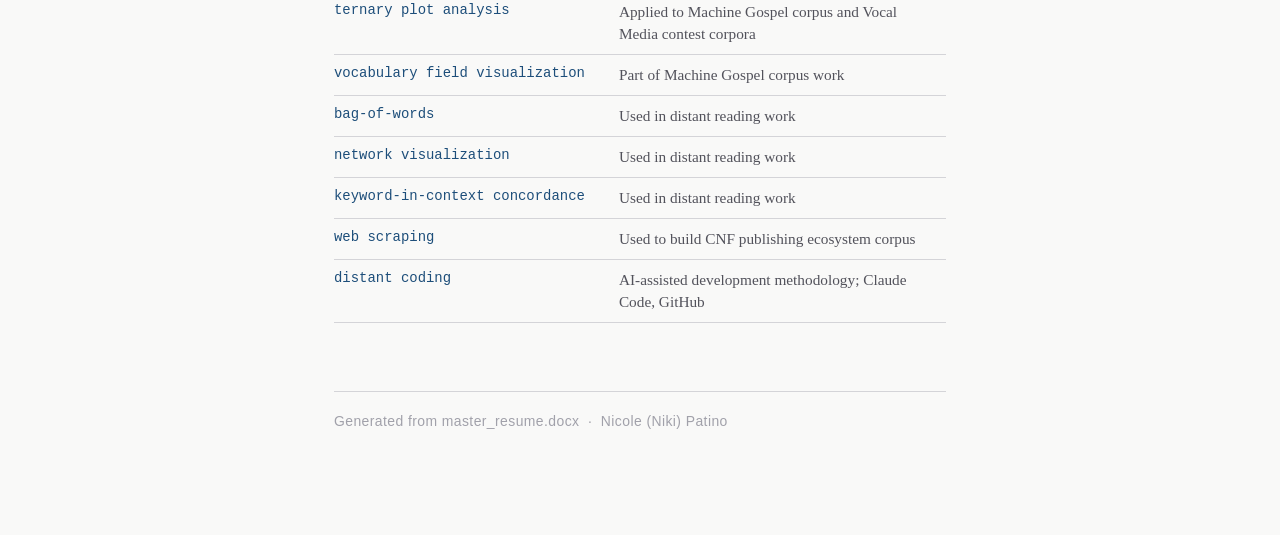
<file: dh/index.html>
<!DOCTYPE html>
<html lang="en">
<head>
  <meta charset="UTF-8">
  <meta name="viewport" content="width=device-width, initial-scale=1.0">
  <title>Nicole (Niki) Patino — Digital Humanities</title>
  <link rel="stylesheet" href="style.css">
</head>
<body>
<div class="page">

  <header>
    <h1>Nicole (Niki) Patino</h1>
    <p class="subtitle">Digital Humanities &amp; Computational Scholarship</p>
    <p class="contact">nicolealanna@aol.com &nbsp;·&nbsp; Kissimmee, FL &nbsp;·&nbsp; vocal.media/authors/nicky-frankly</p>
  </header>

  <!-- POSITIONING -->
  <section>
    <h2>Research Identity</h2>

    <div class="statement">
      <h3>Academic / PhD</h3>
      <p>PhD student in Texts &amp; Technology at UCF (EPIC: Editing, Publishing &amp; Interdisciplinary Curating). MFA in Creative Nonfiction. Research focus: how digital publishing platforms shape narrative structure in CNF; computational text analysis; born-digital work; AI and authorial agency.</p>
    </div>

    <div class="statement">
      <h3>Language &amp; AI</h3>
      <p>Detail-focused content specialist with experience reviewing language-based materials for clarity, logic, and grammatical precision. Experience with generative AI tools, LLM behavior analysis, and prompt engineering.</p>
    </div>
  </section>

  <!-- EDUCATION -->
  <section>
    <h2>Education</h2>

    <div class="edu-entry">
      <h3>PhD student — Texts &amp; Technology <span>| University of Central Florida | In Progress</span></h3>
      <ul>
        <li>Specialization: Editing, Publishing &amp; Interdisciplinary Curating (EPIC)</li>
        <li>Research: digital publishing platforms, CNF narrative structure, computational text analysis, AI and authorial agency</li>
        <li>Coursework: Humanities in the AI Age (Dr. Anastasia Salter)</li>
      </ul>
    </div>

    <div class="edu-entry">
      <h3>Graduate Certificate — Digital Humanities in the Age of AI <span>| UCF | 2025</span></h3>
    </div>

    <div class="edu-entry">
      <h3>Interdisciplinary Studies MA / Cognitive Science Certificate <span>| UCF | 2009–2011 | GPA: 3.98</span></h3>
      <ul>
        <li>Applied Anthropology and Cognitive Science; qualitative research; IRB process; final ethnography</li>
        <li>Recipient of Provost's Fellowship; Graduate Teaching Assistant</li>
      </ul>
    </div>
  </section>

  <!-- PROJECTS -->
  <section>
    <h2>Digital Humanities &amp; Computational Projects</h2>
    <ul class="project-list">
      <li><strong>Corpus analysis of CNF publishing ecosystems</strong> — web-scraped Brevity, The Rumpus, Catapult; Python, Voyant Tools, D3.js</li>
      <li><strong>Machine Gospel corpus</strong> — ternary plot analysis and vocabulary field visualizations across Vocal Media contest corpora</li>
      <li><strong>Distant reading</strong> — Project Gutenberg texts; bag-of-words, network visualization, keyword-in-context concordance</li>
      <li><strong>Critical geography map</strong> — gig economy labor in Orlando; interactive HTML/CSS/JS application</li>
      <li><strong>Twine / hypertext fiction</strong> — non-linear narrative structure as creative and scholarly practice</li>
      <li><strong>AI-assisted development</strong> — Claude Code, GitHub, distant coding methodology</li>
      <li><strong>Prompt engineering and LLM behavior analysis</strong> — AI detection experimentation</li>
    </ul>
  </section>

  <!-- CREATIVE WORKS -->
  <section>
    <h2>Creative Works with Computational Relevance</h2>
    <ul class="creative-list">
      <li><strong>Start Here</strong> — memoir in five parts (Slurry, Pavement, Footprint, Detour, Finish Line); computationally analyzed</li>
      <li><strong>Machine Gospel</strong> — dystopian novel; mandatory childhood machine implants; Disney workplace as body horror setting</li>
    </ul>
  </section>

  <!-- TOOLS -->
  <section>
    <h2>Technology &amp; Tools</h2>

    <div class="tools-group">
      <h3>AI &amp; Computational</h3>
      <ul class="tag-list">
        <li>Python (NLTK, scikit-learn)</li>
        <li>Voyant Tools</li>
        <li>D3.js</li>
        <li>Twine</li>
        <li>Claude Code</li>
        <li>GitHub</li>
        <li>ChatGPT</li>
        <li>Perplexity</li>
        <li>OpenAI</li>
        <li>Prompt engineering</li>
        <li>LLM behavior analysis</li>
        <li>AI detection</li>
        <li>Distant reading</li>
        <li>Ternary plot visualization</li>
        <li>Corpus analysis</li>
      </ul>
    </div>

    <div class="tools-group">
      <h3>Web Development</h3>
      <ul class="tag-list">
        <li>HTML</li>
        <li>CSS</li>
        <li>JavaScript</li>
      </ul>
    </div>
  </section>

  <!-- TEACHING -->
  <section>
    <h2>Teaching with DH / AI Relevance</h2>

    <div class="teaching-entry">
      <h3>English Professor — Valencia College <span>| Aug 2024–Present</span></h3>
      <ul>
        <li>Actively integrate AI literacy into composition instruction — helping students engage with algorithms critically and remain in command of intention and interpretation</li>
      </ul>
    </div>

    <div class="teaching-entry">
      <h3>Graduate Teaching Assistant — UCF <span>| Aug 2010–Jun 2011</span></h3>
      <ul>
        <li>Maintained online grade book and grading rubrics using Blackboard for capstone seminars</li>
        <li>Assisted in curriculum development and writing rubric creation</li>
      </ul>
    </div>
  </section>

  <!-- PUBLICATIONS -->
  <section>
    <h2>Published Works</h2>
    <ul class="pub-list">
      <li><em>The Intentions and Actions of Future Anthropologists: Examining the Gift of Voice</em> (2011)</li>
      <li>Vocal Media contributor — Top Story and Challenge winner</li>
    </ul>
  </section>

  <!-- METHODOLOGY -->
  <section>
    <h2>Methodology Reference</h2>
    <table class="method-table">
      <tbody>
        <tr>
          <td>corpus analysis</td>
          <td>Applied to CNF publishing ecosystems (Brevity, The Rumpus, Catapult)</td>
        </tr>
        <tr>
          <td>distant reading</td>
          <td>Applied to Project Gutenberg texts</td>
        </tr>
        <tr>
          <td>ternary plot analysis</td>
          <td>Applied to Machine Gospel corpus and Vocal Media contest corpora</td>
        </tr>
        <tr>
          <td>vocabulary field visualization</td>
          <td>Part of Machine Gospel corpus work</td>
        </tr>
        <tr>
          <td>bag-of-words</td>
          <td>Used in distant reading work</td>
        </tr>
        <tr>
          <td>network visualization</td>
          <td>Used in distant reading work</td>
        </tr>
        <tr>
          <td>keyword-in-context concordance</td>
          <td>Used in distant reading work</td>
        </tr>
        <tr>
          <td>web scraping</td>
          <td>Used to build CNF publishing ecosystem corpus</td>
        </tr>
        <tr>
          <td>distant coding</td>
          <td>AI-assisted development methodology; Claude Code, GitHub</td>
        </tr>
      </tbody>
    </table>
  </section>

  <footer>
    Generated from master_resume.docx &nbsp;·&nbsp; Nicole (Niki) Patino
  </footer>

</div>
</body>
</html>
</file>
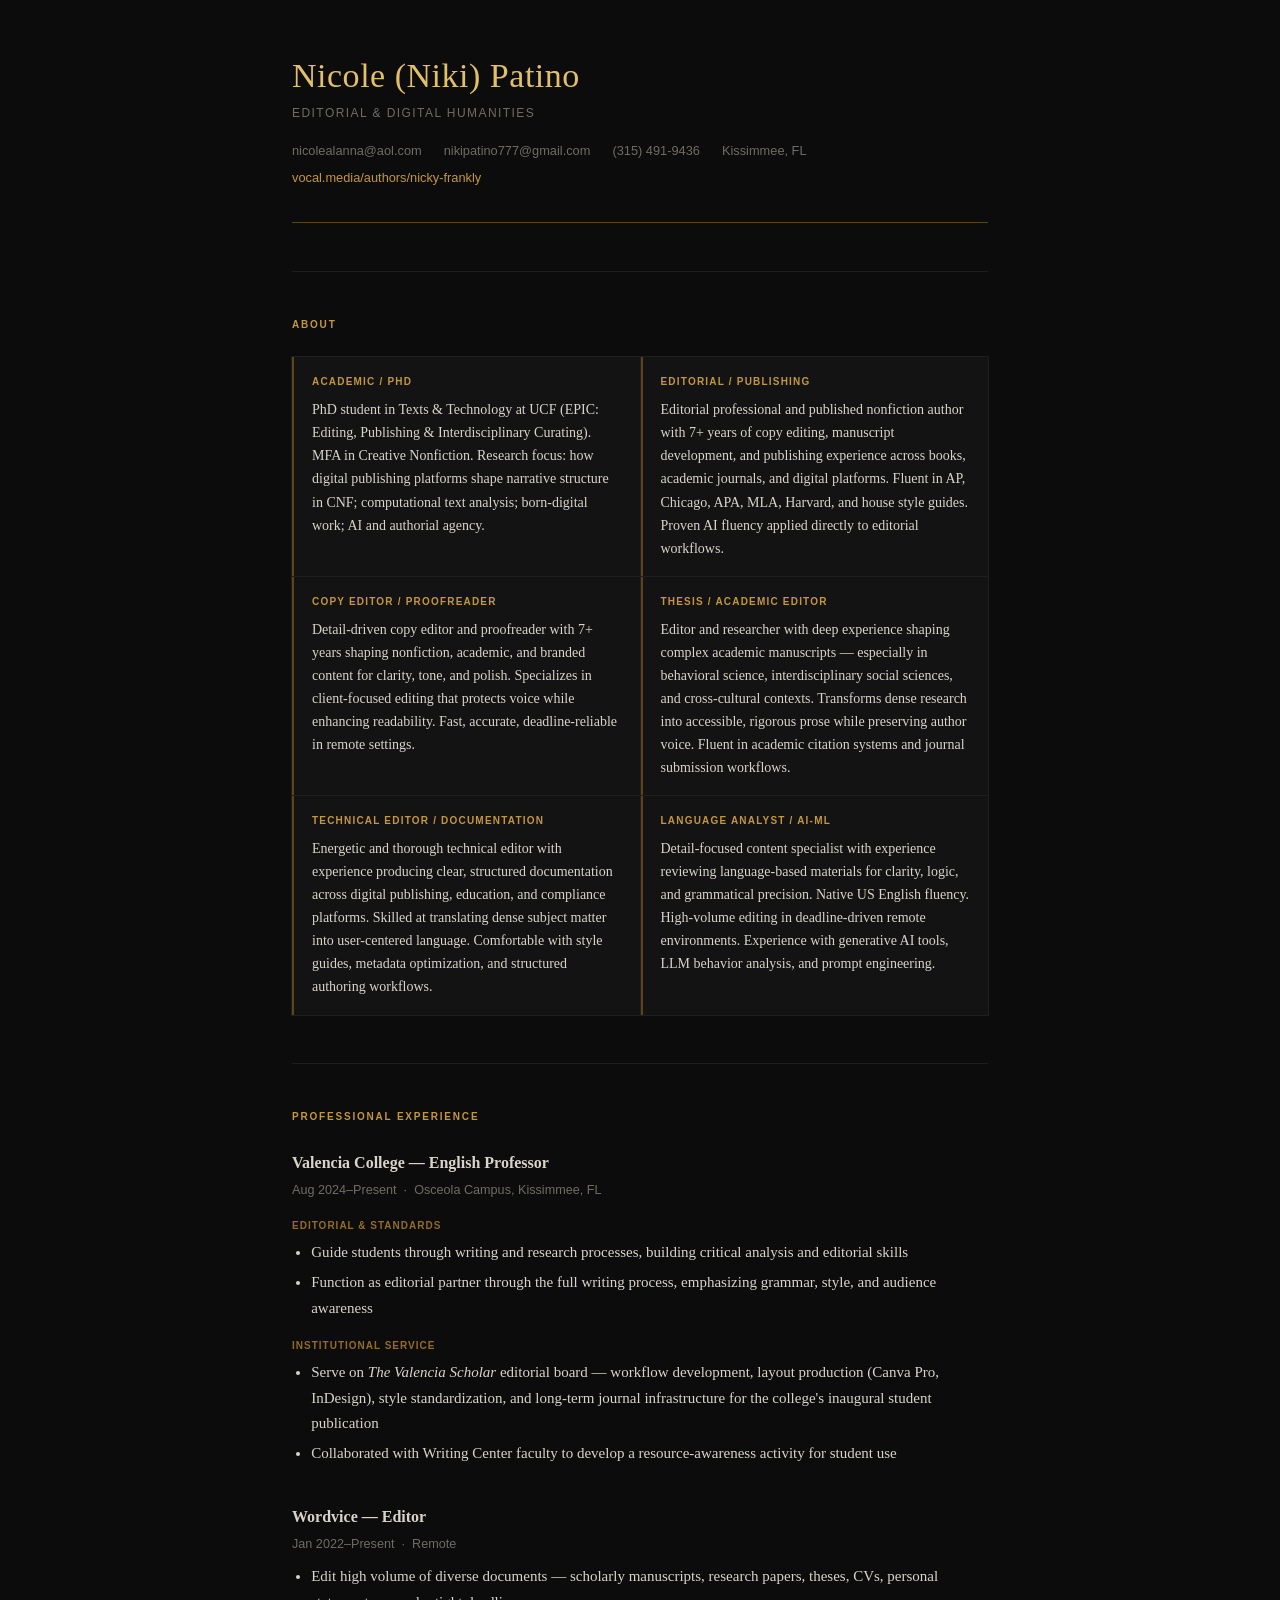
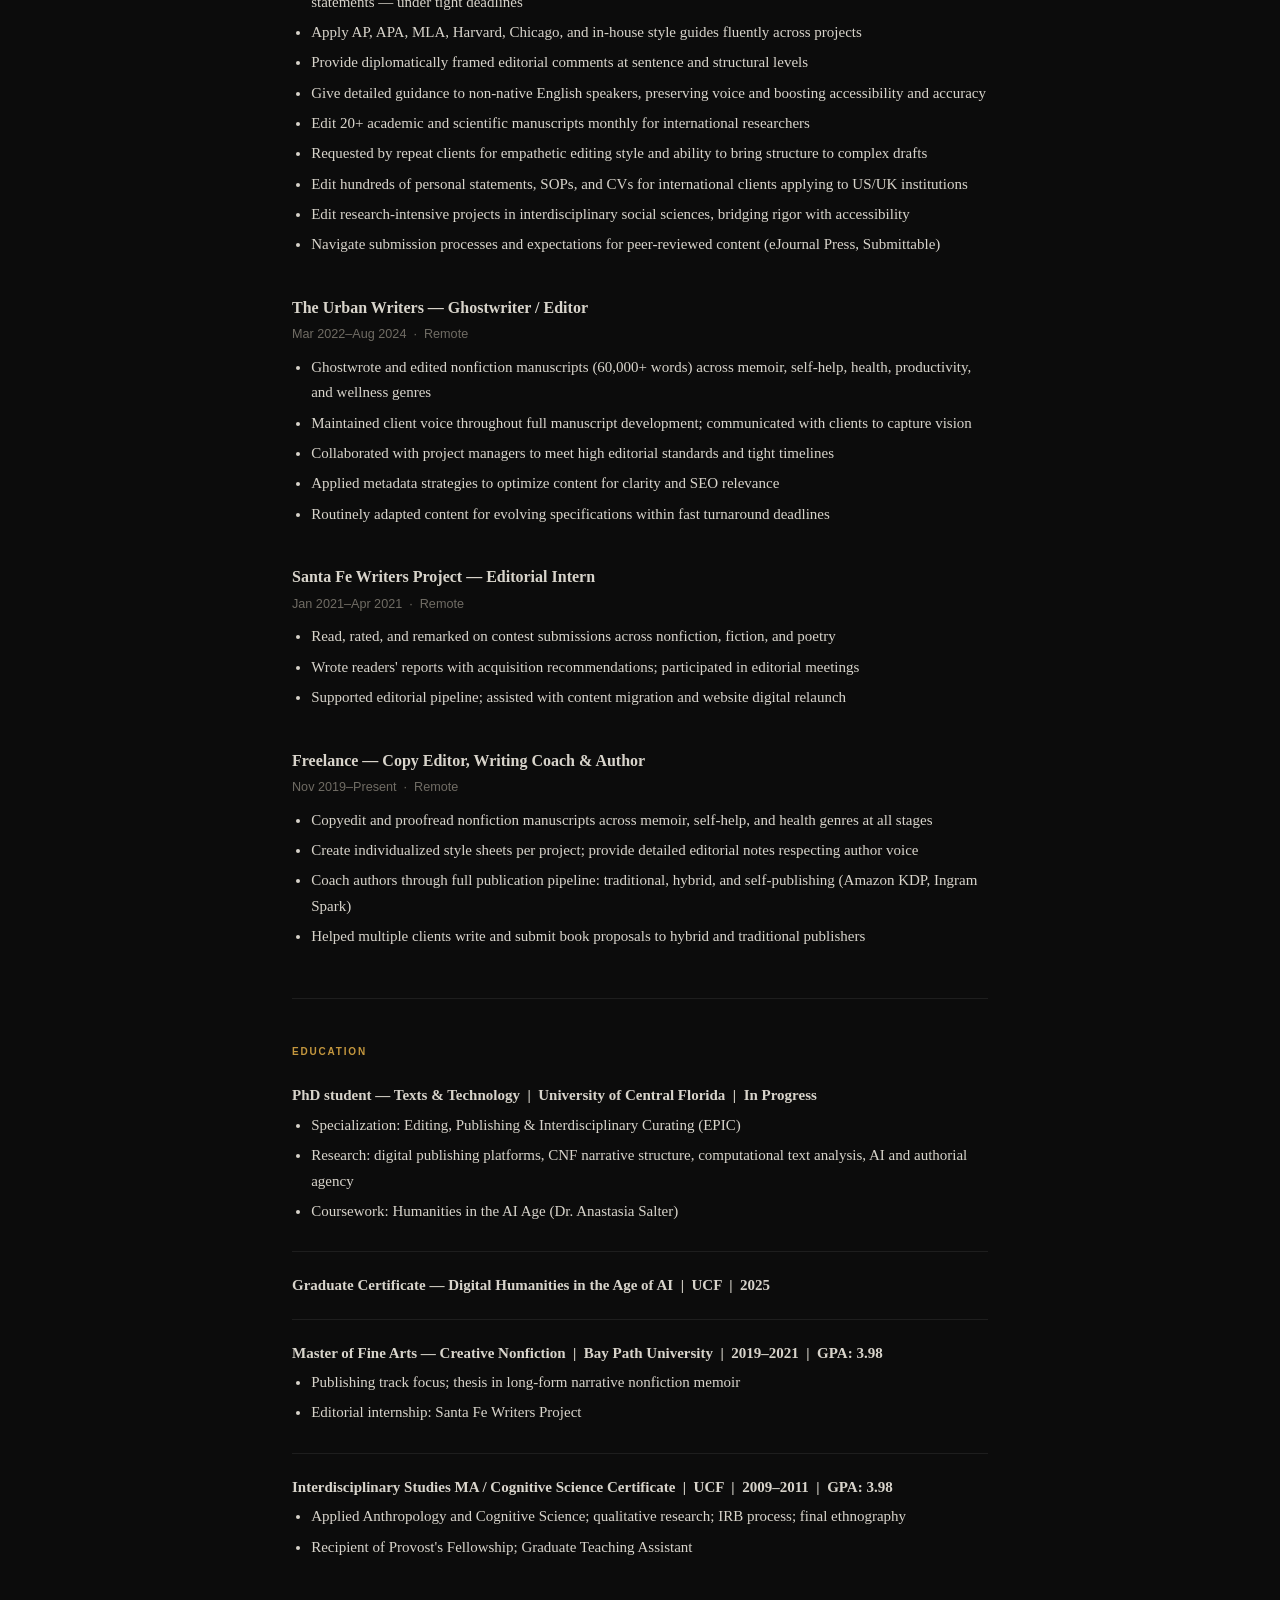
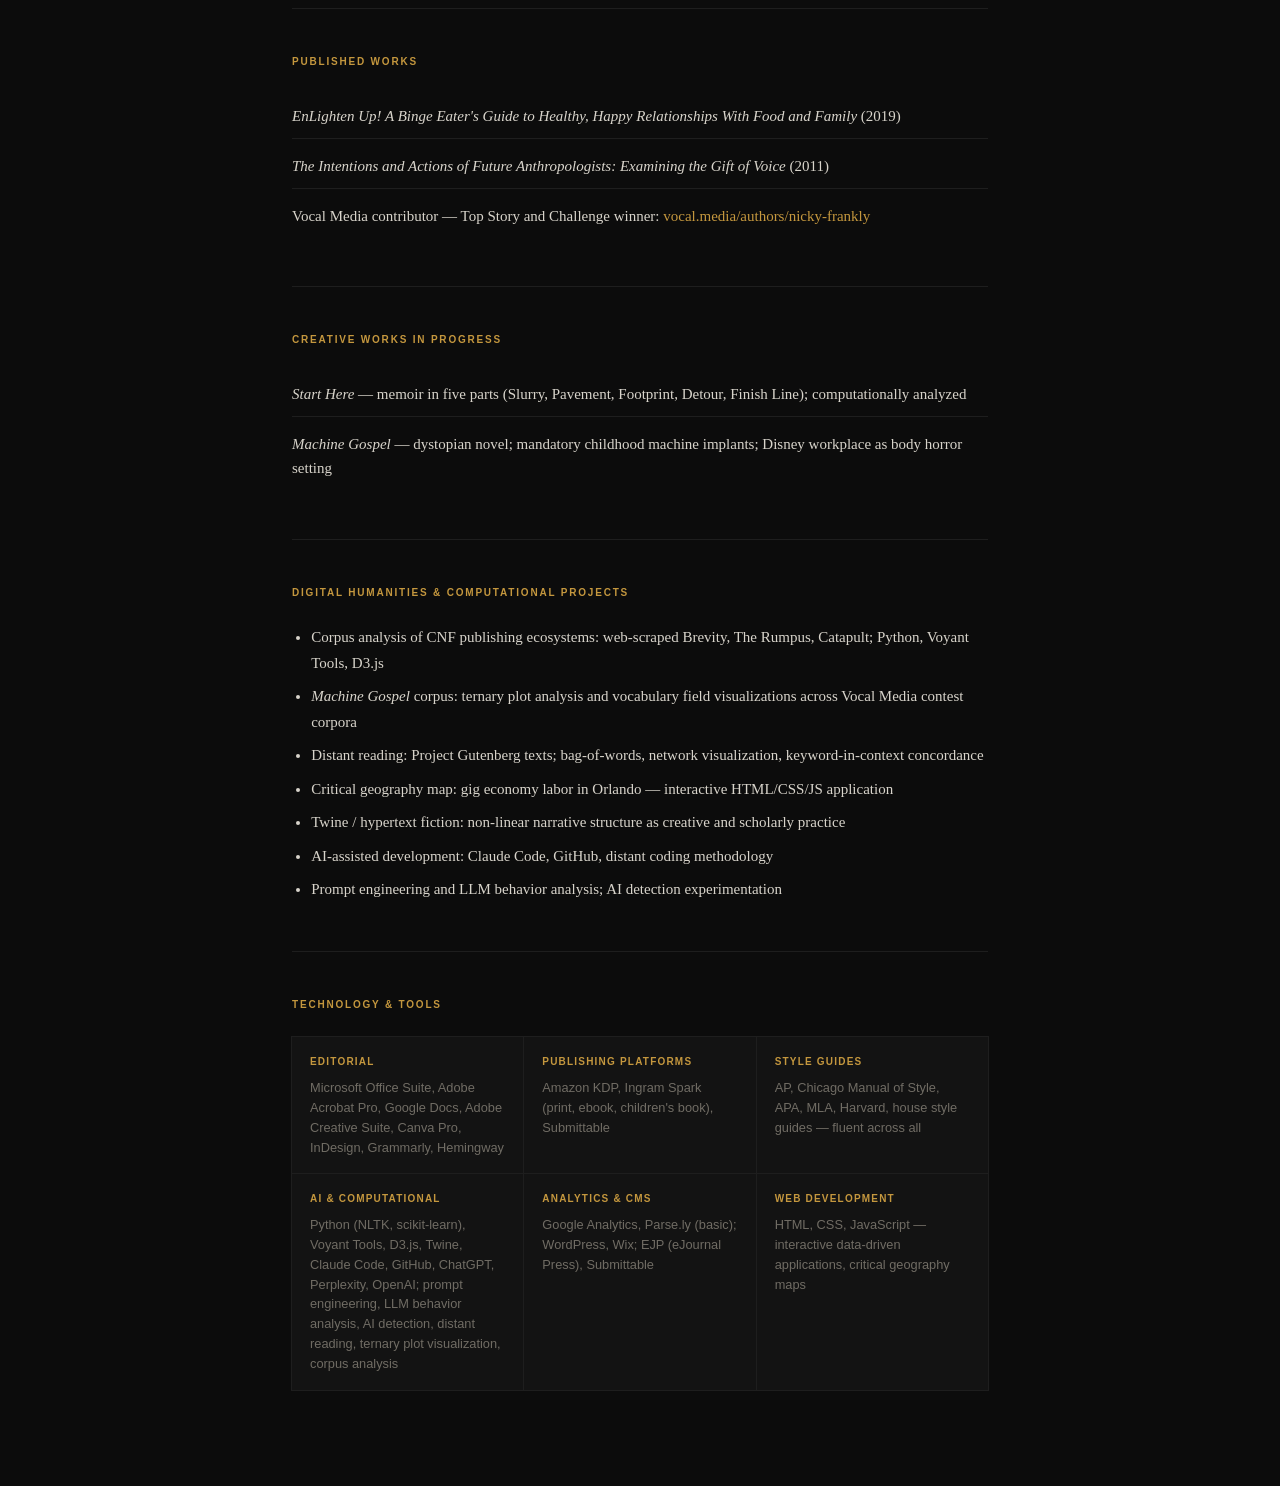
<file: editorial/index.html>
<!DOCTYPE html>
<html lang="en">
<head>
  <meta charset="UTF-8">
  <meta name="viewport" content="width=device-width, initial-scale=1.0">
  <title>Nicole (Niki) Patino — Editorial &amp; Digital Humanities</title>
  <link rel="stylesheet" href="style.css">
</head>
<body>
<div class="page">

  <!-- Header -->
  <header>
    <h1>Nicole (Niki) Patino</h1>
    <p class="subtitle">Editorial &amp; Digital Humanities</p>
    <div class="contact-strip">
      <span>nicolealanna@aol.com</span>
      <span>nikipatino777@gmail.com</span>
      <span>(315) 491-9436</span>
      <span>Kissimmee, FL</span>
      <a href="https://vocal.media/authors/nicky-frankly" target="_blank" rel="noopener">vocal.media/authors/nicky-frankly</a>
    </div>
  </header>

  <!-- Positioning Statements -->
  <section>
    <h2>About</h2>
    <div class="statements">

      <div class="statement">
        <h3>Academic / PhD</h3>
        <p>PhD student in Texts &amp; Technology at UCF (EPIC: Editing, Publishing &amp; Interdisciplinary Curating). MFA in Creative Nonfiction. Research focus: how digital publishing platforms shape narrative structure in CNF; computational text analysis; born-digital work; AI and authorial agency.</p>
      </div>

      <div class="statement">
        <h3>Editorial / Publishing</h3>
        <p>Editorial professional and published nonfiction author with 7+ years of copy editing, manuscript development, and publishing experience across books, academic journals, and digital platforms. Fluent in AP, Chicago, APA, MLA, Harvard, and house style guides. Proven AI fluency applied directly to editorial workflows.</p>
      </div>

      <div class="statement">
        <h3>Copy Editor / Proofreader</h3>
        <p>Detail-driven copy editor and proofreader with 7+ years shaping nonfiction, academic, and branded content for clarity, tone, and polish. Specializes in client-focused editing that protects voice while enhancing readability. Fast, accurate, deadline-reliable in remote settings.</p>
      </div>

      <div class="statement">
        <h3>Thesis / Academic Editor</h3>
        <p>Editor and researcher with deep experience shaping complex academic manuscripts — especially in behavioral science, interdisciplinary social sciences, and cross-cultural contexts. Transforms dense research into accessible, rigorous prose while preserving author voice. Fluent in academic citation systems and journal submission workflows.</p>
      </div>

      <div class="statement">
        <h3>Technical Editor / Documentation</h3>
        <p>Energetic and thorough technical editor with experience producing clear, structured documentation across digital publishing, education, and compliance platforms. Skilled at translating dense subject matter into user-centered language. Comfortable with style guides, metadata optimization, and structured authoring workflows.</p>
      </div>

      <div class="statement">
        <h3>Language Analyst / AI-ML</h3>
        <p>Detail-focused content specialist with experience reviewing language-based materials for clarity, logic, and grammatical precision. Native US English fluency. High-volume editing in deadline-driven remote environments. Experience with generative AI tools, LLM behavior analysis, and prompt engineering.</p>
      </div>

    </div>
  </section>

  <!-- Professional Experience -->
  <section>
    <h2>Professional Experience</h2>

    <div class="entry">
      <div class="entry-header">
        <h3>Valencia College — English Professor</h3>
        <p class="meta">Aug 2024–Present &nbsp;·&nbsp; Osceola Campus, Kissimmee, FL</p>
      </div>
      <div class="entry-body">
        <h4>Editorial &amp; Standards</h4>
        <ul>
          <li>Guide students through writing and research processes, building critical analysis and editorial skills</li>
          <li>Function as editorial partner through the full writing process, emphasizing grammar, style, and audience awareness</li>
        </ul>
        <h4>Institutional Service</h4>
        <ul>
          <li>Serve on <em>The Valencia Scholar</em> editorial board — workflow development, layout production (Canva Pro, InDesign), style standardization, and long-term journal infrastructure for the college's inaugural student publication</li>
          <li>Collaborated with Writing Center faculty to develop a resource-awareness activity for student use</li>
        </ul>
      </div>
    </div>

    <div class="entry">
      <div class="entry-header">
        <h3>Wordvice — Editor</h3>
        <p class="meta">Jan 2022–Present &nbsp;·&nbsp; Remote</p>
      </div>
      <div class="entry-body">
        <ul>
          <li>Edit high volume of diverse documents — scholarly manuscripts, research papers, theses, CVs, personal statements — under tight deadlines</li>
          <li>Apply AP, APA, MLA, Harvard, Chicago, and in-house style guides fluently across projects</li>
          <li>Provide diplomatically framed editorial comments at sentence and structural levels</li>
          <li>Give detailed guidance to non-native English speakers, preserving voice and boosting accessibility and accuracy</li>
          <li>Edit 20+ academic and scientific manuscripts monthly for international researchers</li>
          <li>Requested by repeat clients for empathetic editing style and ability to bring structure to complex drafts</li>
          <li>Edit hundreds of personal statements, SOPs, and CVs for international clients applying to US/UK institutions</li>
          <li>Edit research-intensive projects in interdisciplinary social sciences, bridging rigor with accessibility</li>
          <li>Navigate submission processes and expectations for peer-reviewed content (eJournal Press, Submittable)</li>
        </ul>
      </div>
    </div>

    <div class="entry">
      <div class="entry-header">
        <h3>The Urban Writers — Ghostwriter / Editor</h3>
        <p class="meta">Mar 2022–Aug 2024 &nbsp;·&nbsp; Remote</p>
      </div>
      <div class="entry-body">
        <ul>
          <li>Ghostwrote and edited nonfiction manuscripts (60,000+ words) across memoir, self-help, health, productivity, and wellness genres</li>
          <li>Maintained client voice throughout full manuscript development; communicated with clients to capture vision</li>
          <li>Collaborated with project managers to meet high editorial standards and tight timelines</li>
          <li>Applied metadata strategies to optimize content for clarity and SEO relevance</li>
          <li>Routinely adapted content for evolving specifications within fast turnaround deadlines</li>
        </ul>
      </div>
    </div>

    <div class="entry">
      <div class="entry-header">
        <h3>Santa Fe Writers Project — Editorial Intern</h3>
        <p class="meta">Jan 2021–Apr 2021 &nbsp;·&nbsp; Remote</p>
      </div>
      <div class="entry-body">
        <ul>
          <li>Read, rated, and remarked on contest submissions across nonfiction, fiction, and poetry</li>
          <li>Wrote readers' reports with acquisition recommendations; participated in editorial meetings</li>
          <li>Supported editorial pipeline; assisted with content migration and website digital relaunch</li>
        </ul>
      </div>
    </div>

    <div class="entry">
      <div class="entry-header">
        <h3>Freelance — Copy Editor, Writing Coach &amp; Author</h3>
        <p class="meta">Nov 2019–Present &nbsp;·&nbsp; Remote</p>
      </div>
      <div class="entry-body">
        <ul>
          <li>Copyedit and proofread nonfiction manuscripts across memoir, self-help, and health genres at all stages</li>
          <li>Create individualized style sheets per project; provide detailed editorial notes respecting author voice</li>
          <li>Coach authors through full publication pipeline: traditional, hybrid, and self-publishing (Amazon KDP, Ingram Spark)</li>
          <li>Helped multiple clients write and submit book proposals to hybrid and traditional publishers</li>
        </ul>
      </div>
    </div>

  </section>

  <!-- Education -->
  <section>
    <h2>Education</h2>

    <div class="edu-item">
      <p class="degree">PhD student — Texts &amp; Technology &nbsp;|&nbsp; University of Central Florida &nbsp;|&nbsp; In Progress</p>
      <ul>
        <li>Specialization: Editing, Publishing &amp; Interdisciplinary Curating (EPIC)</li>
        <li>Research: digital publishing platforms, CNF narrative structure, computational text analysis, AI and authorial agency</li>
        <li>Coursework: Humanities in the AI Age (Dr. Anastasia Salter)</li>
      </ul>
    </div>

    <div class="edu-item">
      <p class="degree">Graduate Certificate — Digital Humanities in the Age of AI &nbsp;|&nbsp; UCF &nbsp;|&nbsp; 2025</p>
    </div>

    <div class="edu-item">
      <p class="degree">Master of Fine Arts — Creative Nonfiction &nbsp;|&nbsp; Bay Path University &nbsp;|&nbsp; 2019–2021 &nbsp;|&nbsp; GPA: 3.98</p>
      <ul>
        <li>Publishing track focus; thesis in long-form narrative nonfiction memoir</li>
        <li>Editorial internship: Santa Fe Writers Project</li>
      </ul>
    </div>

    <div class="edu-item">
      <p class="degree">Interdisciplinary Studies MA / Cognitive Science Certificate &nbsp;|&nbsp; UCF &nbsp;|&nbsp; 2009–2011 &nbsp;|&nbsp; GPA: 3.98</p>
      <ul>
        <li>Applied Anthropology and Cognitive Science; qualitative research; IRB process; final ethnography</li>
        <li>Recipient of Provost's Fellowship; Graduate Teaching Assistant</li>
      </ul>
    </div>

  </section>

  <!-- Published Works -->
  <section>
    <h2>Published Works</h2>
    <ul class="works-list">
      <li><em>EnLighten Up! A Binge Eater's Guide to Healthy, Happy Relationships With Food and Family</em> (2019)</li>
      <li><em>The Intentions and Actions of Future Anthropologists: Examining the Gift of Voice</em> (2011)</li>
      <li>Vocal Media contributor — Top Story and Challenge winner: <a href="https://vocal.media/authors/nicky-frankly" target="_blank" rel="noopener">vocal.media/authors/nicky-frankly</a></li>
    </ul>
  </section>

  <!-- Creative Works in Progress -->
  <section>
    <h2>Creative Works in Progress</h2>
    <ul class="works-list">
      <li><em>Start Here</em> — memoir in five parts (Slurry, Pavement, Footprint, Detour, Finish Line); computationally analyzed</li>
      <li><em>Machine Gospel</em> — dystopian novel; mandatory childhood machine implants; Disney workplace as body horror setting</li>
    </ul>
  </section>

  <!-- Digital Humanities & Computational Projects -->
  <section>
    <h2>Digital Humanities &amp; Computational Projects</h2>
    <ul class="projects-list">
      <li>Corpus analysis of CNF publishing ecosystems: web-scraped Brevity, The Rumpus, Catapult; Python, Voyant Tools, D3.js</li>
      <li><em>Machine Gospel</em> corpus: ternary plot analysis and vocabulary field visualizations across Vocal Media contest corpora</li>
      <li>Distant reading: Project Gutenberg texts; bag-of-words, network visualization, keyword-in-context concordance</li>
      <li>Critical geography map: gig economy labor in Orlando — interactive HTML/CSS/JS application</li>
      <li>Twine / hypertext fiction: non-linear narrative structure as creative and scholarly practice</li>
      <li>AI-assisted development: Claude Code, GitHub, distant coding methodology</li>
      <li>Prompt engineering and LLM behavior analysis; AI detection experimentation</li>
    </ul>
  </section>

  <!-- Technology & Tools -->
  <section>
    <h2>Technology &amp; Tools</h2>
    <div class="tools-grid">

      <div class="tool-group">
        <h4>Editorial</h4>
        <p>Microsoft Office Suite, Adobe Acrobat Pro, Google Docs, Adobe Creative Suite, Canva Pro, InDesign, Grammarly, Hemingway</p>
      </div>

      <div class="tool-group">
        <h4>Publishing Platforms</h4>
        <p>Amazon KDP, Ingram Spark (print, ebook, children's book), Submittable</p>
      </div>

      <div class="tool-group">
        <h4>Style Guides</h4>
        <p>AP, Chicago Manual of Style, APA, MLA, Harvard, house style guides — fluent across all</p>
      </div>

      <div class="tool-group">
        <h4>AI &amp; Computational</h4>
        <p>Python (NLTK, scikit-learn), Voyant Tools, D3.js, Twine, Claude Code, GitHub, ChatGPT, Perplexity, OpenAI; prompt engineering, LLM behavior analysis, AI detection, distant reading, ternary plot visualization, corpus analysis</p>
      </div>

      <div class="tool-group">
        <h4>Analytics &amp; CMS</h4>
        <p>Google Analytics, Parse.ly (basic); WordPress, Wix; EJP (eJournal Press), Submittable</p>
      </div>

      <div class="tool-group">
        <h4>Web Development</h4>
        <p>HTML, CSS, JavaScript — interactive data-driven applications, critical geography maps</p>
      </div>

    </div>
  </section>

</div>
</body>
</html>
</file>
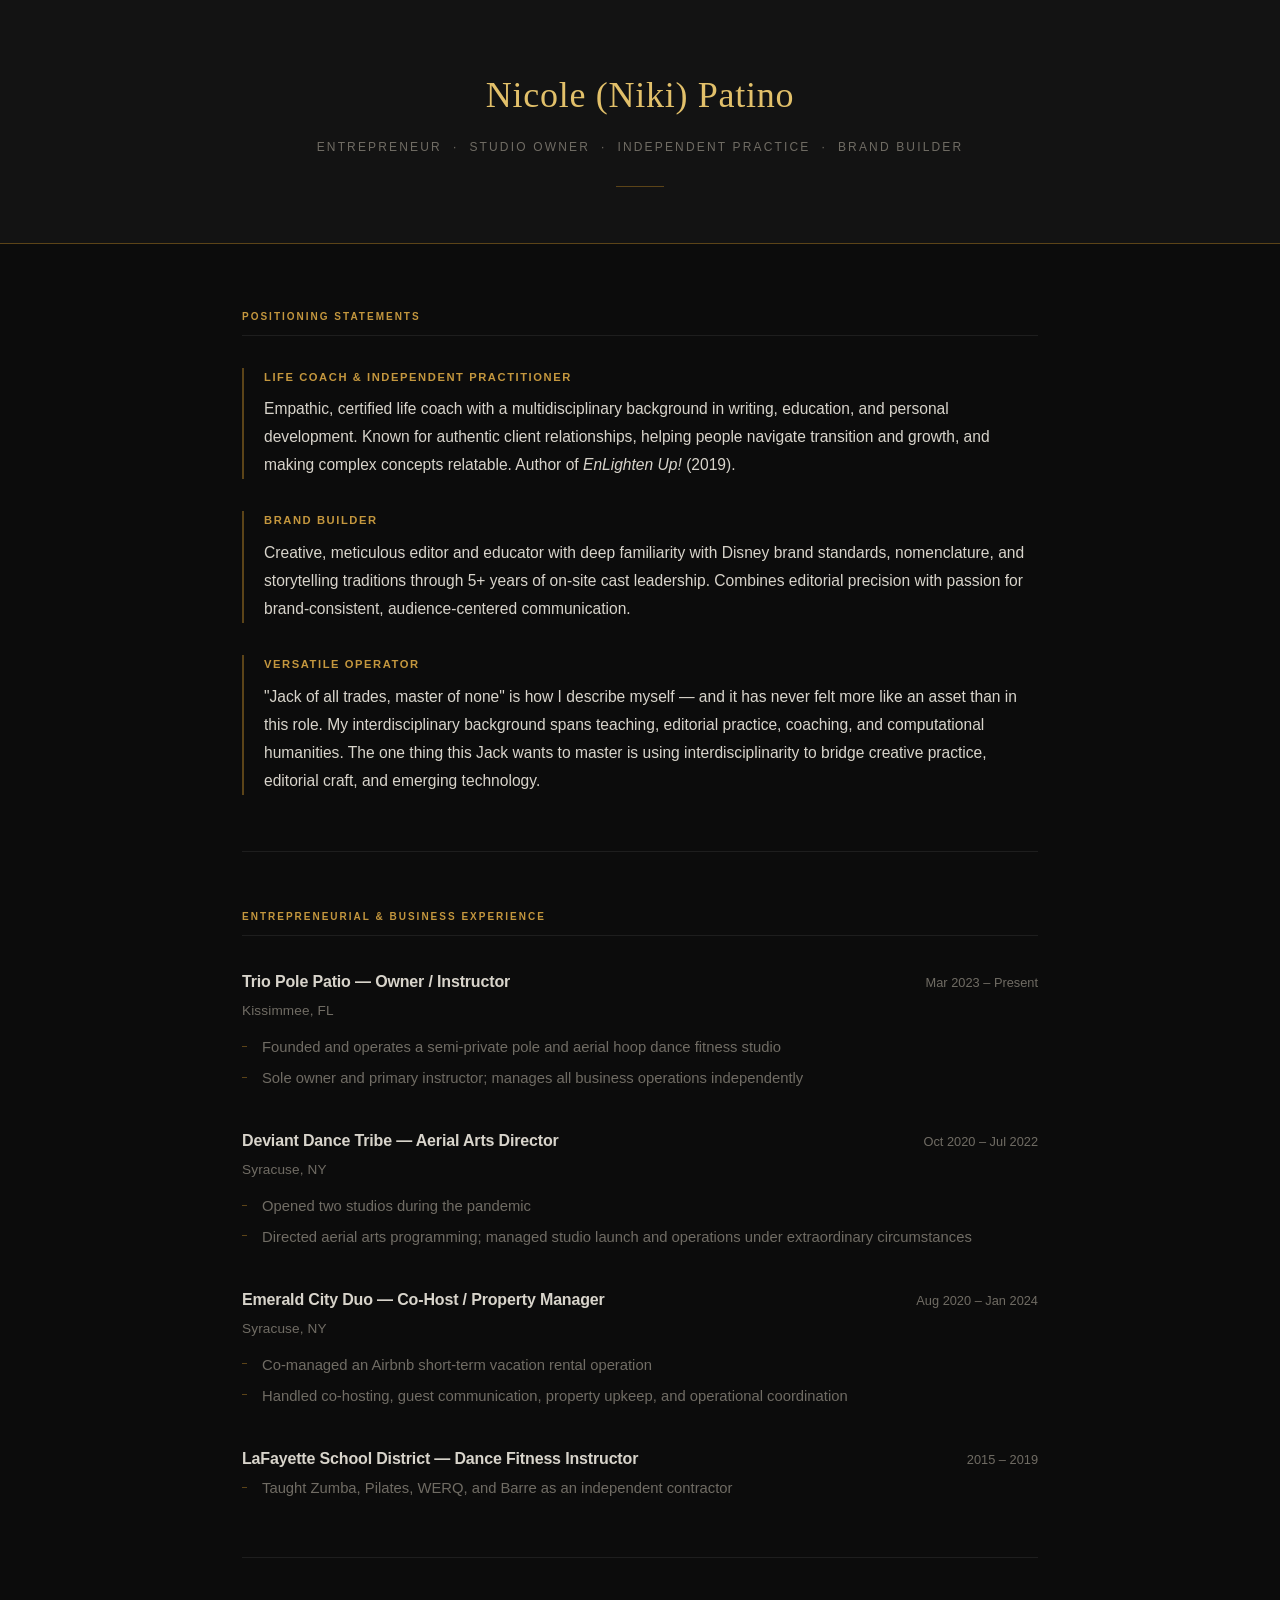
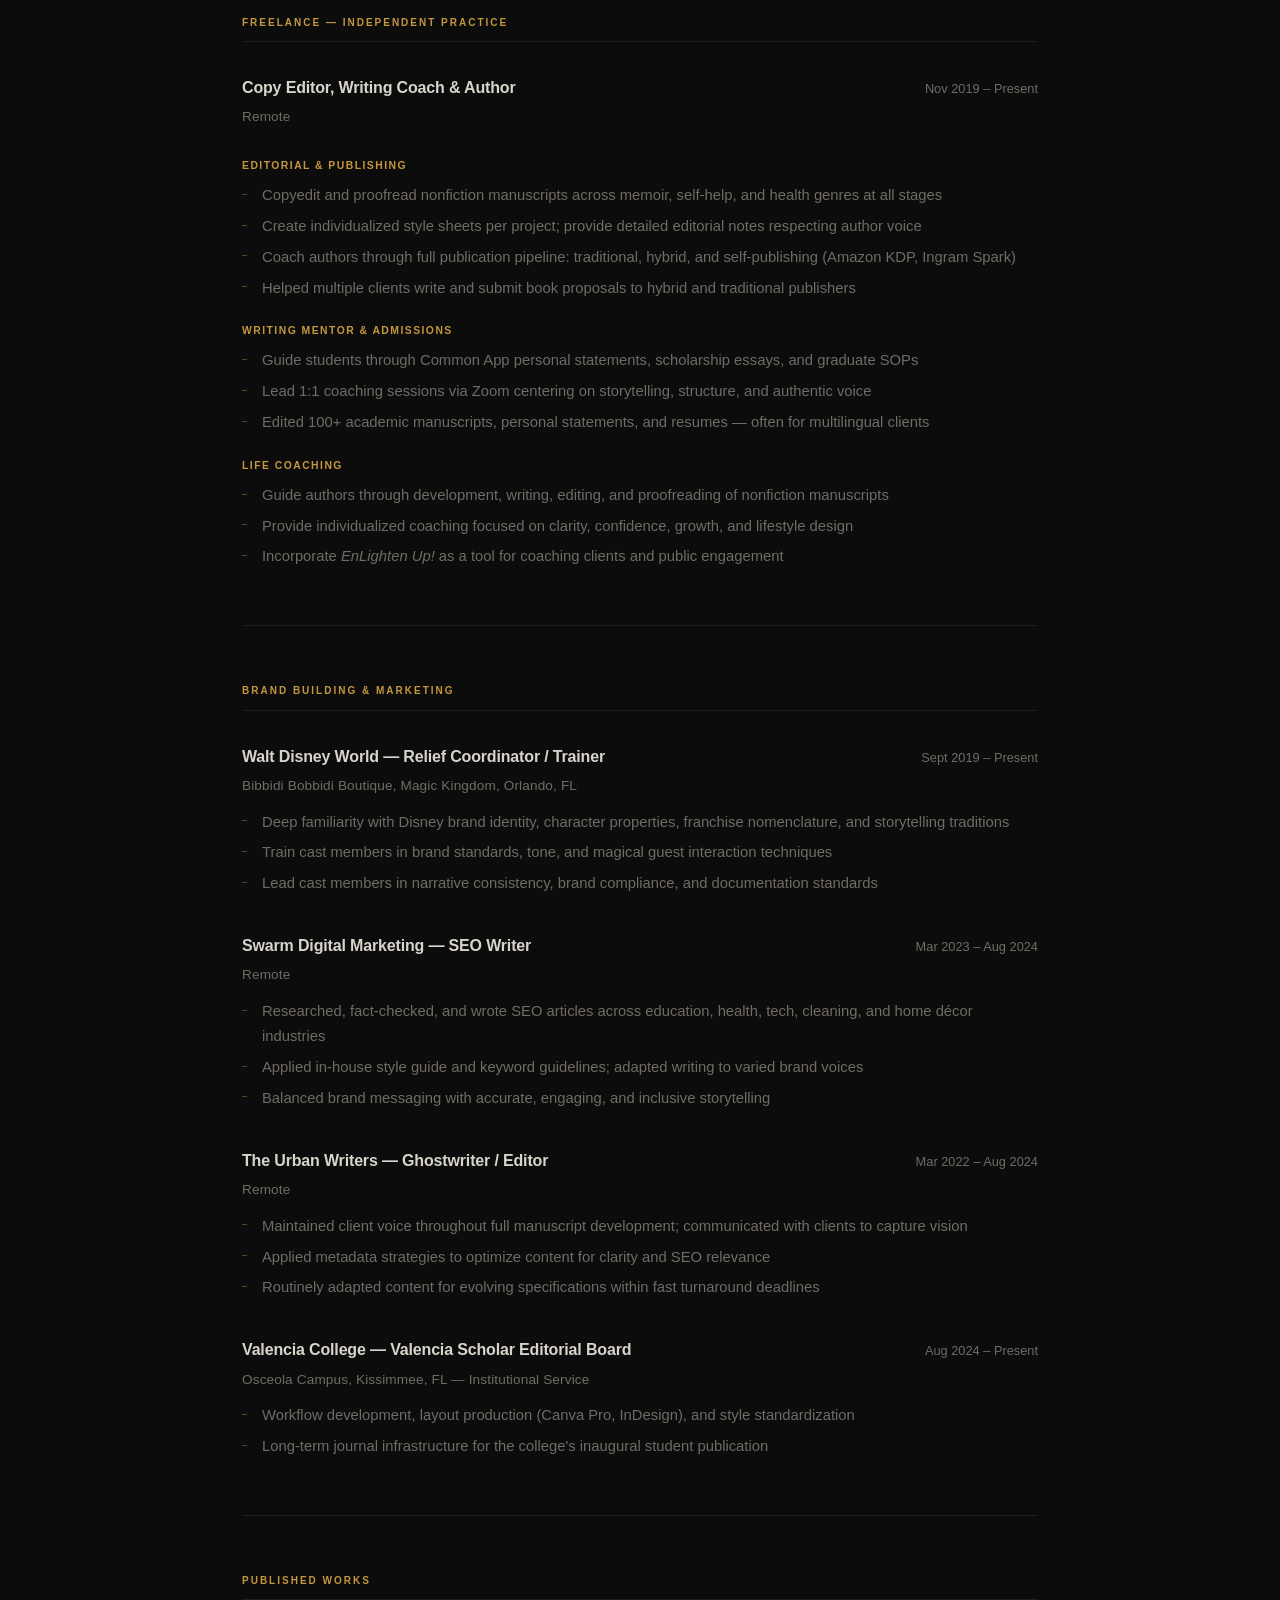
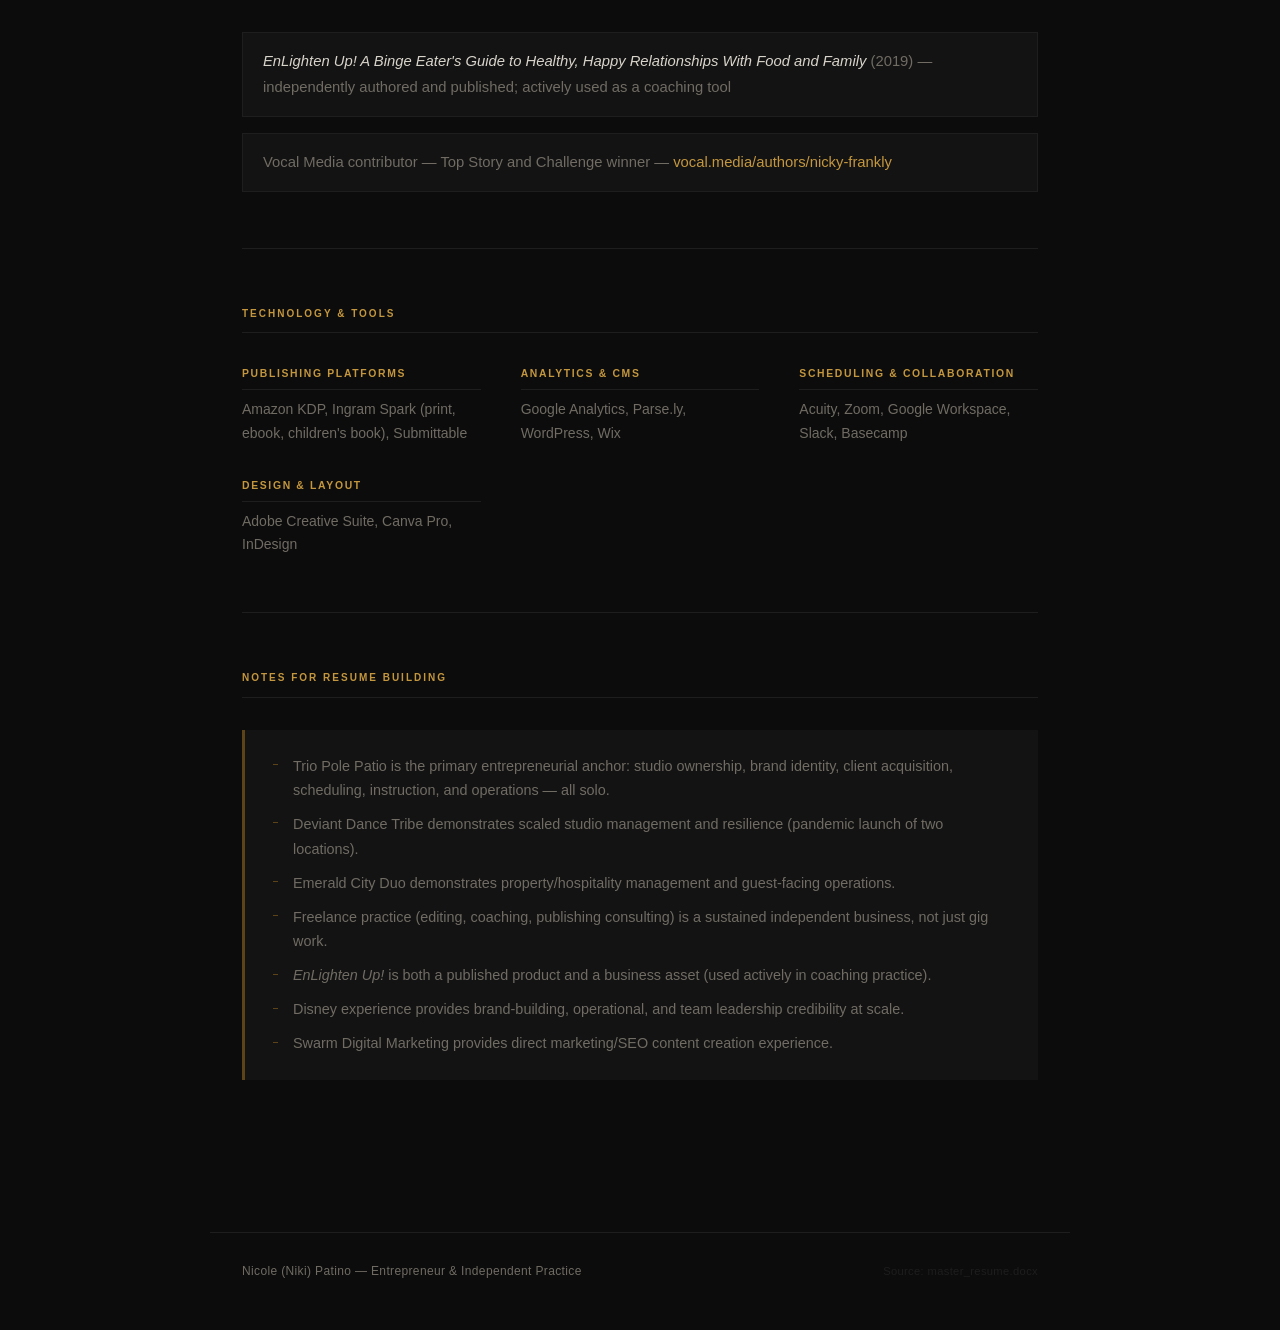
<file: entrepreneur/index.html>
<!DOCTYPE html>
<html lang="en">
<head>
  <meta charset="UTF-8">
  <meta name="viewport" content="width=device-width, initial-scale=1.0">
  <title>Nicole (Niki) Patino — Entrepreneur &amp; Independent Practice</title>
  <link rel="stylesheet" href="style.css">
</head>
<body>

<header>
  <h1>Nicole (Niki) Patino</h1>
  <p class="subtitle">Entrepreneur &nbsp;&middot;&nbsp; Studio Owner &nbsp;&middot;&nbsp; Independent Practice &nbsp;&middot;&nbsp; Brand Builder</p>
</header>

<main>

  <!-- Positioning Statements -->
  <section>
    <h2>Positioning Statements</h2>

    <div class="statement">
      <h3>Life Coach &amp; Independent Practitioner</h3>
      <p>Empathic, certified life coach with a multidisciplinary background in writing, education, and personal development. Known for authentic client relationships, helping people navigate transition and growth, and making complex concepts relatable. Author of <em>EnLighten Up!</em> (2019).</p>
    </div>

    <div class="statement">
      <h3>Brand Builder</h3>
      <p>Creative, meticulous editor and educator with deep familiarity with Disney brand standards, nomenclature, and storytelling traditions through 5+ years of on-site cast leadership. Combines editorial precision with passion for brand-consistent, audience-centered communication.</p>
    </div>

    <div class="statement">
      <h3>Versatile Operator</h3>
      <p>"Jack of all trades, master of none" is how I describe myself — and it has never felt more like an asset than in this role. My interdisciplinary background spans teaching, editorial practice, coaching, and computational humanities. The one thing this Jack wants to master is using interdisciplinarity to bridge creative practice, editorial craft, and emerging technology.</p>
    </div>
  </section>

  <!-- Entrepreneurial Experience -->
  <section>
    <h2>Entrepreneurial &amp; Business Experience</h2>

    <div class="entry">
      <div class="entry-header">
        <span class="entry-title">Trio Pole Patio &mdash; Owner / Instructor</span>
        <span class="entry-date">Mar 2023 – Present</span>
      </div>
      <div class="entry-sub">Kissimmee, FL</div>
      <ul>
        <li>Founded and operates a semi-private pole and aerial hoop dance fitness studio</li>
        <li>Sole owner and primary instructor; manages all business operations independently</li>
      </ul>
    </div>

    <div class="entry">
      <div class="entry-header">
        <span class="entry-title">Deviant Dance Tribe &mdash; Aerial Arts Director</span>
        <span class="entry-date">Oct 2020 – Jul 2022</span>
      </div>
      <div class="entry-sub">Syracuse, NY</div>
      <ul>
        <li>Opened two studios during the pandemic</li>
        <li>Directed aerial arts programming; managed studio launch and operations under extraordinary circumstances</li>
      </ul>
    </div>

    <div class="entry">
      <div class="entry-header">
        <span class="entry-title">Emerald City Duo &mdash; Co-Host / Property Manager</span>
        <span class="entry-date">Aug 2020 – Jan 2024</span>
      </div>
      <div class="entry-sub">Syracuse, NY</div>
      <ul>
        <li>Co-managed an Airbnb short-term vacation rental operation</li>
        <li>Handled co-hosting, guest communication, property upkeep, and operational coordination</li>
      </ul>
    </div>

    <div class="entry">
      <div class="entry-header">
        <span class="entry-title">LaFayette School District &mdash; Dance Fitness Instructor</span>
        <span class="entry-date">2015 – 2019</span>
      </div>
      <ul>
        <li>Taught Zumba, Pilates, WERQ, and Barre as an independent contractor</li>
      </ul>
    </div>
  </section>

  <!-- Freelance / Independent Practice -->
  <section>
    <h2>Freelance &mdash; Independent Practice</h2>

    <div class="entry">
      <div class="entry-header">
        <span class="entry-title">Copy Editor, Writing Coach &amp; Author</span>
        <span class="entry-date">Nov 2019 – Present</span>
      </div>
      <div class="entry-sub">Remote</div>

      <p class="entry-angle">Editorial &amp; Publishing</p>
      <ul>
        <li>Copyedit and proofread nonfiction manuscripts across memoir, self-help, and health genres at all stages</li>
        <li>Create individualized style sheets per project; provide detailed editorial notes respecting author voice</li>
        <li>Coach authors through full publication pipeline: traditional, hybrid, and self-publishing (Amazon KDP, Ingram Spark)</li>
        <li>Helped multiple clients write and submit book proposals to hybrid and traditional publishers</li>
      </ul>

      <p class="entry-angle">Writing Mentor &amp; Admissions</p>
      <ul>
        <li>Guide students through Common App personal statements, scholarship essays, and graduate SOPs</li>
        <li>Lead 1:1 coaching sessions via Zoom centering on storytelling, structure, and authentic voice</li>
        <li>Edited 100+ academic manuscripts, personal statements, and resumes — often for multilingual clients</li>
      </ul>

      <p class="entry-angle">Life Coaching</p>
      <ul>
        <li>Guide authors through development, writing, editing, and proofreading of nonfiction manuscripts</li>
        <li>Provide individualized coaching focused on clarity, confidence, growth, and lifestyle design</li>
        <li>Incorporate <em>EnLighten Up!</em> as a tool for coaching clients and public engagement</li>
      </ul>
    </div>
  </section>

  <!-- Brand Building & Marketing -->
  <section>
    <h2>Brand Building &amp; Marketing</h2>

    <div class="entry">
      <div class="entry-header">
        <span class="entry-title">Walt Disney World &mdash; Relief Coordinator / Trainer</span>
        <span class="entry-date">Sept 2019 – Present</span>
      </div>
      <div class="entry-sub">Bibbidi Bobbidi Boutique, Magic Kingdom, Orlando, FL</div>
      <ul>
        <li>Deep familiarity with Disney brand identity, character properties, franchise nomenclature, and storytelling traditions</li>
        <li>Train cast members in brand standards, tone, and magical guest interaction techniques</li>
        <li>Lead cast members in narrative consistency, brand compliance, and documentation standards</li>
      </ul>
    </div>

    <div class="entry">
      <div class="entry-header">
        <span class="entry-title">Swarm Digital Marketing &mdash; SEO Writer</span>
        <span class="entry-date">Mar 2023 – Aug 2024</span>
      </div>
      <div class="entry-sub">Remote</div>
      <ul>
        <li>Researched, fact-checked, and wrote SEO articles across education, health, tech, cleaning, and home d&eacute;cor industries</li>
        <li>Applied in-house style guide and keyword guidelines; adapted writing to varied brand voices</li>
        <li>Balanced brand messaging with accurate, engaging, and inclusive storytelling</li>
      </ul>
    </div>

    <div class="entry">
      <div class="entry-header">
        <span class="entry-title">The Urban Writers &mdash; Ghostwriter / Editor</span>
        <span class="entry-date">Mar 2022 – Aug 2024</span>
      </div>
      <div class="entry-sub">Remote</div>
      <ul>
        <li>Maintained client voice throughout full manuscript development; communicated with clients to capture vision</li>
        <li>Applied metadata strategies to optimize content for clarity and SEO relevance</li>
        <li>Routinely adapted content for evolving specifications within fast turnaround deadlines</li>
      </ul>
    </div>

    <div class="entry">
      <div class="entry-header">
        <span class="entry-title">Valencia College &mdash; Valencia Scholar Editorial Board</span>
        <span class="entry-date">Aug 2024 – Present</span>
      </div>
      <div class="entry-sub">Osceola Campus, Kissimmee, FL &mdash; Institutional Service</div>
      <ul>
        <li>Workflow development, layout production (Canva Pro, InDesign), and style standardization</li>
        <li>Long-term journal infrastructure for the college's inaugural student publication</li>
      </ul>
    </div>
  </section>

  <!-- Published Works -->
  <section>
    <h2>Published Works</h2>

    <div class="pub">
      <p><cite>EnLighten Up! A Binge Eater's Guide to Healthy, Happy Relationships With Food and Family</cite> (2019) &mdash; independently authored and published; actively used as a coaching tool</p>
    </div>
    <div class="pub">
      <p>Vocal Media contributor &mdash; Top Story and Challenge winner &mdash; <a href="https://vocal.media/authors/nicky-frankly" target="_blank" rel="noopener">vocal.media/authors/nicky-frankly</a></p>
    </div>
  </section>

  <!-- Technology -->
  <section>
    <h2>Technology &amp; Tools</h2>

    <div class="tech-grid">
      <div class="tech-group">
        <h3>Publishing Platforms</h3>
        <p>Amazon KDP, Ingram Spark (print, ebook, children's book), Submittable</p>
      </div>
      <div class="tech-group">
        <h3>Analytics &amp; CMS</h3>
        <p>Google Analytics, Parse.ly, WordPress, Wix</p>
      </div>
      <div class="tech-group">
        <h3>Scheduling &amp; Collaboration</h3>
        <p>Acuity, Zoom, Google Workspace, Slack, Basecamp</p>
      </div>
      <div class="tech-group">
        <h3>Design &amp; Layout</h3>
        <p>Adobe Creative Suite, Canva Pro, InDesign</p>
      </div>
    </div>
  </section>

  <!-- Notes for Resume Building -->
  <section>
    <h2>Notes for Resume Building</h2>

    <div class="notes">
      <ul>
        <li>Trio Pole Patio is the primary entrepreneurial anchor: studio ownership, brand identity, client acquisition, scheduling, instruction, and operations — all solo.</li>
        <li>Deviant Dance Tribe demonstrates scaled studio management and resilience (pandemic launch of two locations).</li>
        <li>Emerald City Duo demonstrates property/hospitality management and guest-facing operations.</li>
        <li>Freelance practice (editing, coaching, publishing consulting) is a sustained independent business, not just gig work.</li>
        <li><em>EnLighten Up!</em> is both a published product and a business asset (used actively in coaching practice).</li>
        <li>Disney experience provides brand-building, operational, and team leadership credibility at scale.</li>
        <li>Swarm Digital Marketing provides direct marketing/SEO content creation experience.</li>
      </ul>
    </div>
  </section>

</main>

<footer>
  <p>Nicole (Niki) Patino &mdash; Entrepreneur &amp; Independent Practice</p>
  <p class="footer-source">Source: master_resume.docx</p>
</footer>

</body>
</html>
</file>
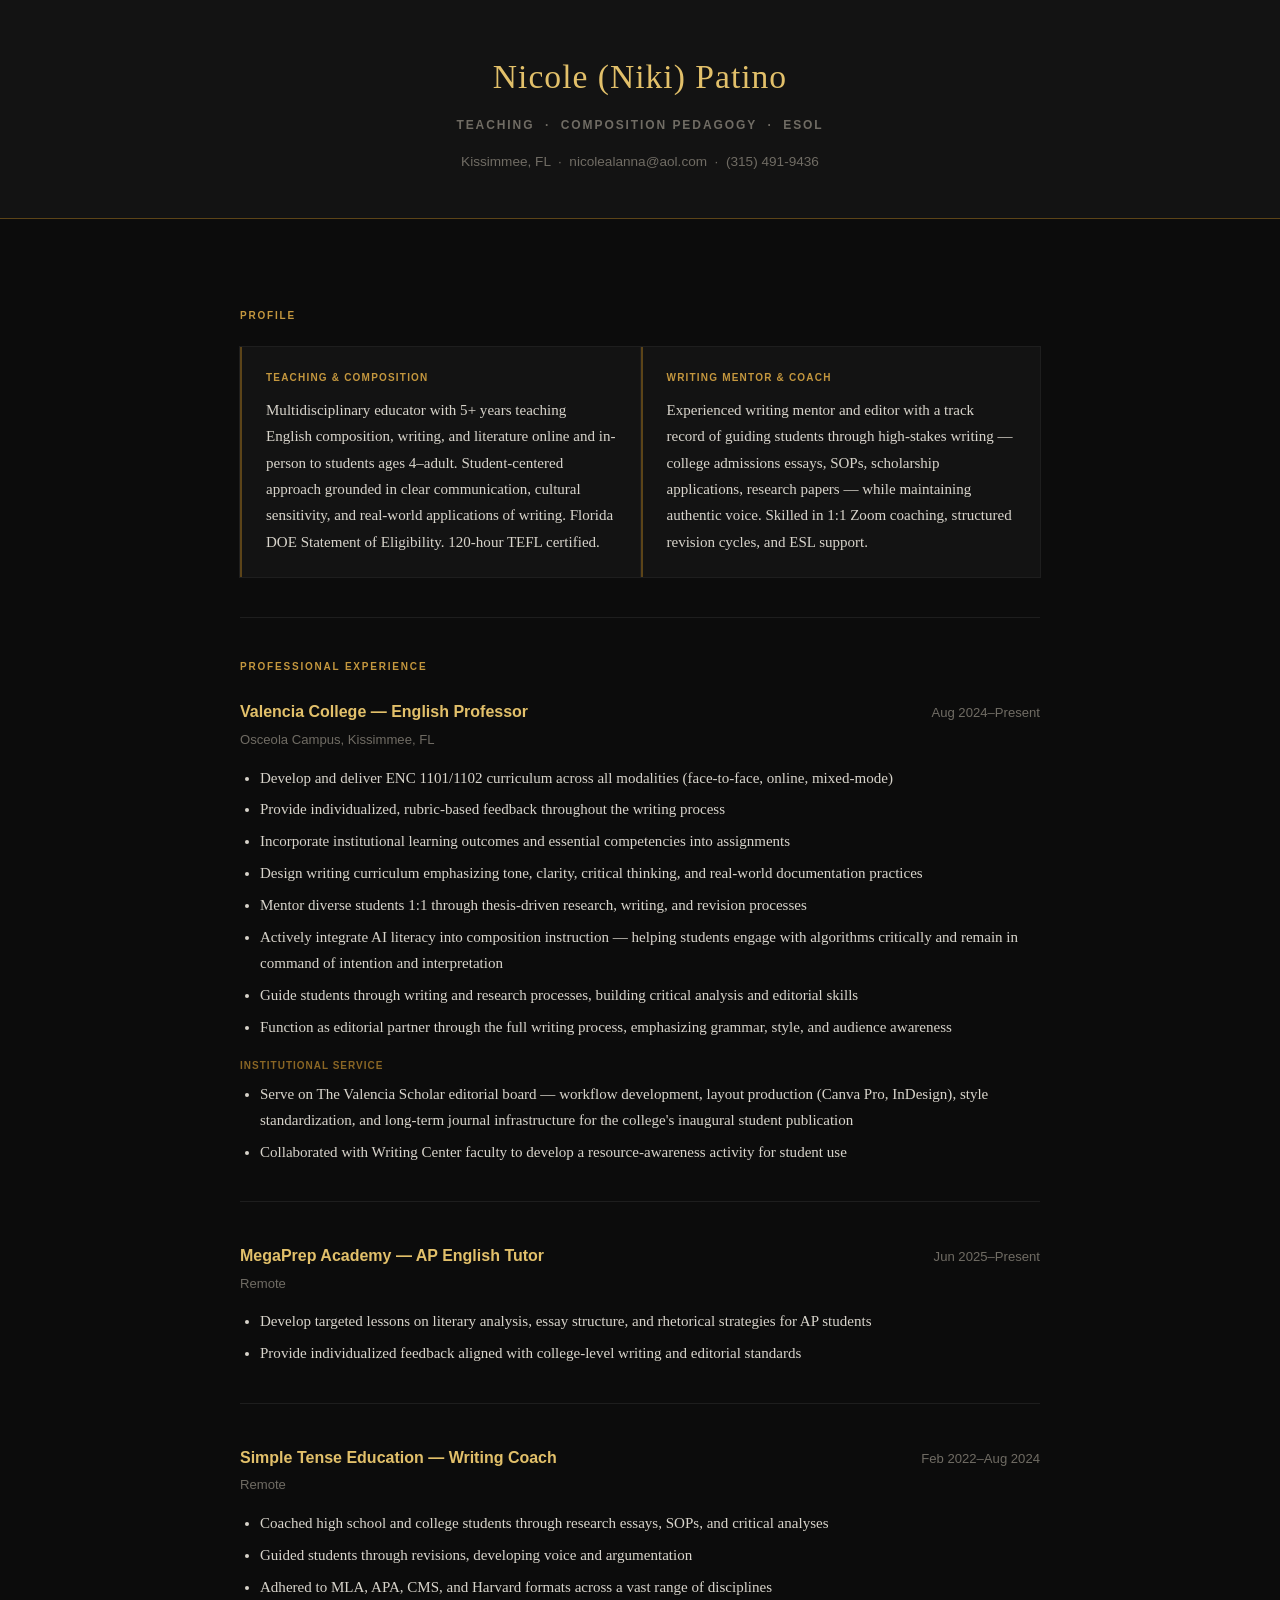
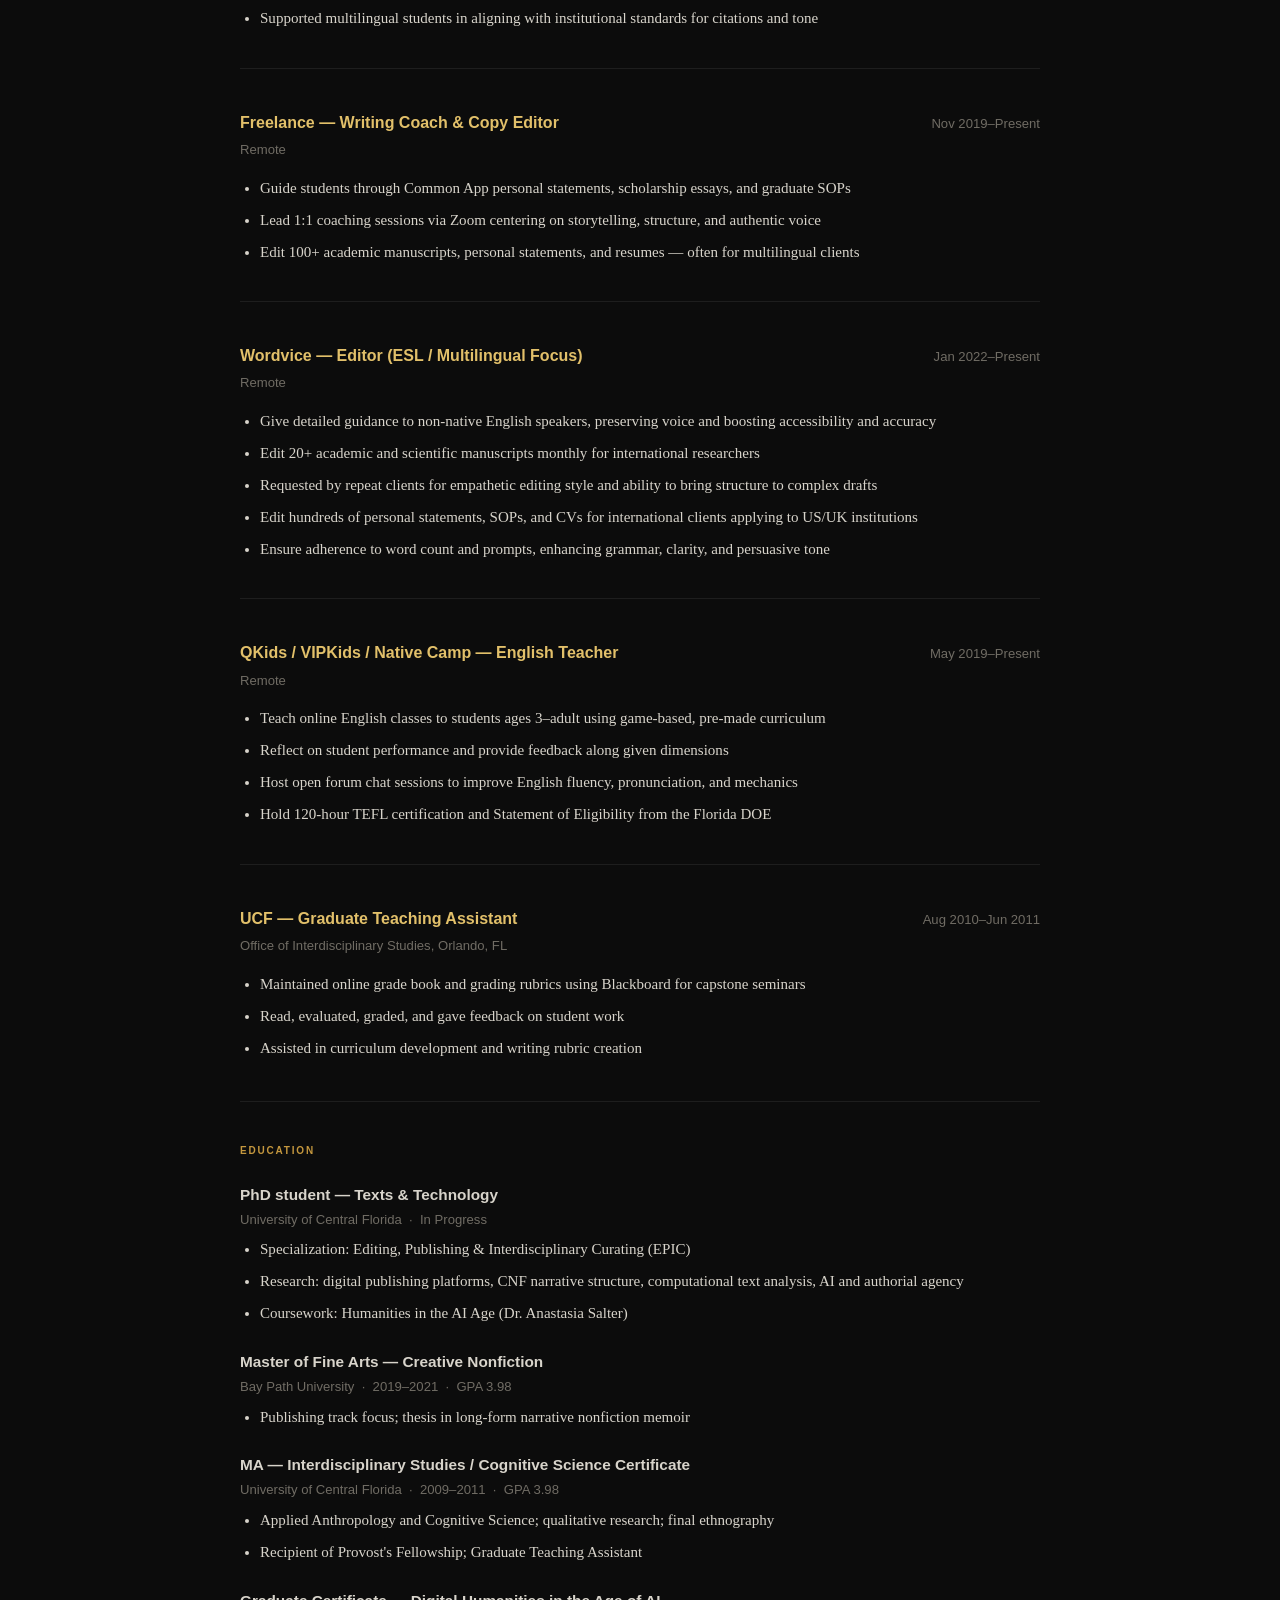
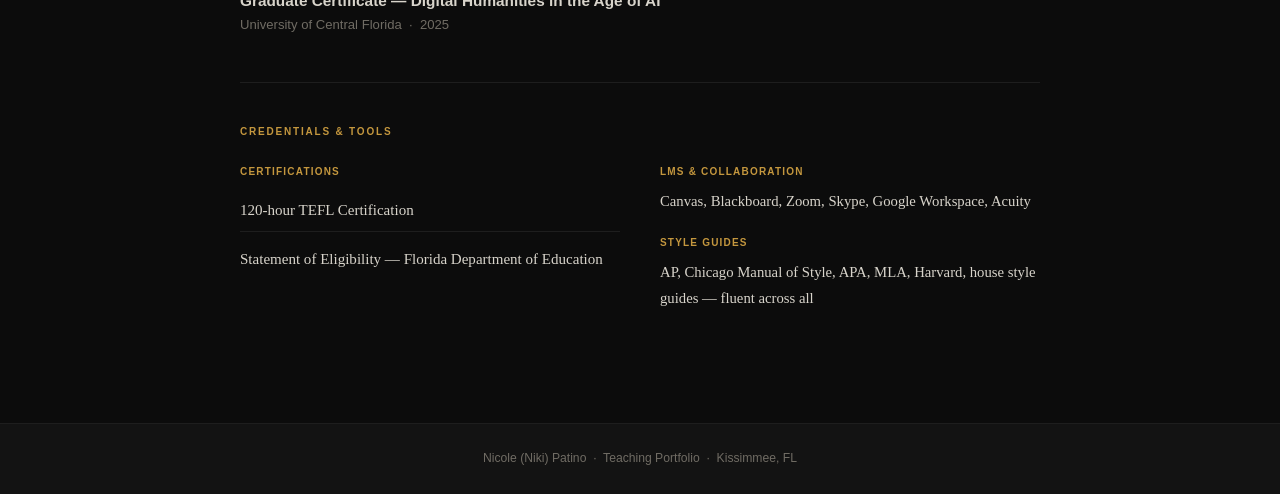
<file: teaching/index.html>
<!DOCTYPE html>
<html lang="en">
<head>
  <meta charset="UTF-8">
  <meta name="viewport" content="width=device-width, initial-scale=1.0">
  <title>Nicole (Niki) Patino — Teaching, Composition & ESOL</title>
  <link rel="stylesheet" href="style.css">
</head>
<body>

<header>
  <h1>Nicole (Niki) Patino</h1>
  <p class="subtitle">Teaching &nbsp;·&nbsp; Composition Pedagogy &nbsp;·&nbsp; ESOL</p>
  <p class="contact">Kissimmee, FL &nbsp;·&nbsp; nicolealanna@aol.com &nbsp;·&nbsp; (315) 491-9436</p>
</header>

<main>

  <!-- Profile -->
  <section>
    <p class="section-label">Profile</p>
    <div class="summary-grid">
      <div class="summary-card">
        <h3>Teaching &amp; Composition</h3>
        <p>Multidisciplinary educator with 5+ years teaching English composition, writing, and literature online and in-person to students ages 4–adult. Student-centered approach grounded in clear communication, cultural sensitivity, and real-world applications of writing. Florida DOE Statement of Eligibility. 120-hour TEFL certified.</p>
      </div>
      <div class="summary-card">
        <h3>Writing Mentor &amp; Coach</h3>
        <p>Experienced writing mentor and editor with a track record of guiding students through high-stakes writing — college admissions essays, SOPs, scholarship applications, research papers — while maintaining authentic voice. Skilled in 1:1 Zoom coaching, structured revision cycles, and ESL support.</p>
      </div>
    </div>
  </section>

  <!-- Experience -->
  <section>
    <p class="section-label">Professional Experience</p>

    <div class="entry">
      <div class="entry-header">
        <span class="entry-title">Valencia College — English Professor</span>
        <span class="entry-dates">Aug 2024–Present</span>
      </div>
      <p class="entry-meta">Osceola Campus, Kissimmee, FL</p>
      <ul>
        <li>Develop and deliver ENC 1101/1102 curriculum across all modalities (face-to-face, online, mixed-mode)</li>
        <li>Provide individualized, rubric-based feedback throughout the writing process</li>
        <li>Incorporate institutional learning outcomes and essential competencies into assignments</li>
        <li>Design writing curriculum emphasizing tone, clarity, critical thinking, and real-world documentation practices</li>
        <li>Mentor diverse students 1:1 through thesis-driven research, writing, and revision processes</li>
        <li>Actively integrate AI literacy into composition instruction — helping students engage with algorithms critically and remain in command of intention and interpretation</li>
        <li>Guide students through writing and research processes, building critical analysis and editorial skills</li>
        <li>Function as editorial partner through the full writing process, emphasizing grammar, style, and audience awareness</li>
      </ul>
      <p class="entry-group-label">Institutional Service</p>
      <ul>
        <li>Serve on The Valencia Scholar editorial board — workflow development, layout production (Canva Pro, InDesign), style standardization, and long-term journal infrastructure for the college's inaugural student publication</li>
        <li>Collaborated with Writing Center faculty to develop a resource-awareness activity for student use</li>
      </ul>
    </div>

    <div class="entry">
      <div class="entry-header">
        <span class="entry-title">MegaPrep Academy — AP English Tutor</span>
        <span class="entry-dates">Jun 2025–Present</span>
      </div>
      <p class="entry-meta">Remote</p>
      <ul>
        <li>Develop targeted lessons on literary analysis, essay structure, and rhetorical strategies for AP students</li>
        <li>Provide individualized feedback aligned with college-level writing and editorial standards</li>
      </ul>
    </div>

    <div class="entry">
      <div class="entry-header">
        <span class="entry-title">Simple Tense Education — Writing Coach</span>
        <span class="entry-dates">Feb 2022–Aug 2024</span>
      </div>
      <p class="entry-meta">Remote</p>
      <ul>
        <li>Coached high school and college students through research essays, SOPs, and critical analyses</li>
        <li>Guided students through revisions, developing voice and argumentation</li>
        <li>Adhered to MLA, APA, CMS, and Harvard formats across a vast range of disciplines</li>
        <li>Supported multilingual students in aligning with institutional standards for citations and tone</li>
      </ul>
    </div>

    <div class="entry">
      <div class="entry-header">
        <span class="entry-title">Freelance — Writing Coach &amp; Copy Editor</span>
        <span class="entry-dates">Nov 2019–Present</span>
      </div>
      <p class="entry-meta">Remote</p>
      <ul>
        <li>Guide students through Common App personal statements, scholarship essays, and graduate SOPs</li>
        <li>Lead 1:1 coaching sessions via Zoom centering on storytelling, structure, and authentic voice</li>
        <li>Edit 100+ academic manuscripts, personal statements, and resumes — often for multilingual clients</li>
      </ul>
    </div>

    <div class="entry">
      <div class="entry-header">
        <span class="entry-title">Wordvice — Editor (ESL / Multilingual Focus)</span>
        <span class="entry-dates">Jan 2022–Present</span>
      </div>
      <p class="entry-meta">Remote</p>
      <ul>
        <li>Give detailed guidance to non-native English speakers, preserving voice and boosting accessibility and accuracy</li>
        <li>Edit 20+ academic and scientific manuscripts monthly for international researchers</li>
        <li>Requested by repeat clients for empathetic editing style and ability to bring structure to complex drafts</li>
        <li>Edit hundreds of personal statements, SOPs, and CVs for international clients applying to US/UK institutions</li>
        <li>Ensure adherence to word count and prompts, enhancing grammar, clarity, and persuasive tone</li>
      </ul>
    </div>

    <div class="entry">
      <div class="entry-header">
        <span class="entry-title">QKids / VIPKids / Native Camp — English Teacher</span>
        <span class="entry-dates">May 2019–Present</span>
      </div>
      <p class="entry-meta">Remote</p>
      <ul>
        <li>Teach online English classes to students ages 3–adult using game-based, pre-made curriculum</li>
        <li>Reflect on student performance and provide feedback along given dimensions</li>
        <li>Host open forum chat sessions to improve English fluency, pronunciation, and mechanics</li>
        <li>Hold 120-hour TEFL certification and Statement of Eligibility from the Florida DOE</li>
      </ul>
    </div>

    <div class="entry">
      <div class="entry-header">
        <span class="entry-title">UCF — Graduate Teaching Assistant</span>
        <span class="entry-dates">Aug 2010–Jun 2011</span>
      </div>
      <p class="entry-meta">Office of Interdisciplinary Studies, Orlando, FL</p>
      <ul>
        <li>Maintained online grade book and grading rubrics using Blackboard for capstone seminars</li>
        <li>Read, evaluated, graded, and gave feedback on student work</li>
        <li>Assisted in curriculum development and writing rubric creation</li>
      </ul>
    </div>
  </section>

  <!-- Education -->
  <section>
    <p class="section-label">Education</p>

    <div class="edu-entry">
      <p class="edu-degree">PhD student — Texts &amp; Technology</p>
      <p class="edu-meta">University of Central Florida &nbsp;·&nbsp; In Progress</p>
      <ul>
        <li>Specialization: Editing, Publishing &amp; Interdisciplinary Curating (EPIC)</li>
        <li>Research: digital publishing platforms, CNF narrative structure, computational text analysis, AI and authorial agency</li>
        <li>Coursework: Humanities in the AI Age (Dr. Anastasia Salter)</li>
      </ul>
    </div>

    <div class="edu-entry">
      <p class="edu-degree">Master of Fine Arts — Creative Nonfiction</p>
      <p class="edu-meta">Bay Path University &nbsp;·&nbsp; 2019–2021 &nbsp;·&nbsp; GPA 3.98</p>
      <ul>
        <li>Publishing track focus; thesis in long-form narrative nonfiction memoir</li>
      </ul>
    </div>

    <div class="edu-entry">
      <p class="edu-degree">MA — Interdisciplinary Studies / Cognitive Science Certificate</p>
      <p class="edu-meta">University of Central Florida &nbsp;·&nbsp; 2009–2011 &nbsp;·&nbsp; GPA 3.98</p>
      <ul>
        <li>Applied Anthropology and Cognitive Science; qualitative research; final ethnography</li>
        <li>Recipient of Provost's Fellowship; Graduate Teaching Assistant</li>
      </ul>
    </div>

    <div class="edu-entry">
      <p class="edu-degree">Graduate Certificate — Digital Humanities in the Age of AI</p>
      <p class="edu-meta">University of Central Florida &nbsp;·&nbsp; 2025</p>
    </div>
  </section>

  <!-- Credentials & Tools -->
  <section>
    <p class="section-label">Credentials &amp; Tools</p>
    <div class="two-col">

      <div>
        <div class="tool-group">
          <h3>Certifications</h3>
          <ul class="cred-list">
            <li>120-hour TEFL Certification</li>
            <li>Statement of Eligibility — Florida Department of Education</li>
          </ul>
        </div>
      </div>

      <div>
        <div class="tool-group">
          <h3>LMS &amp; Collaboration</h3>
          <p>Canvas, Blackboard, Zoom, Skype, Google Workspace, Acuity</p>
        </div>
        <div class="tool-group">
          <h3>Style Guides</h3>
          <p>AP, Chicago Manual of Style, APA, MLA, Harvard, house style guides — fluent across all</p>
        </div>
      </div>

    </div>
  </section>

</main>

<footer>Nicole (Niki) Patino &nbsp;·&nbsp; Teaching Portfolio &nbsp;·&nbsp; Kissimmee, FL</footer>

</body>
</html>
</file>
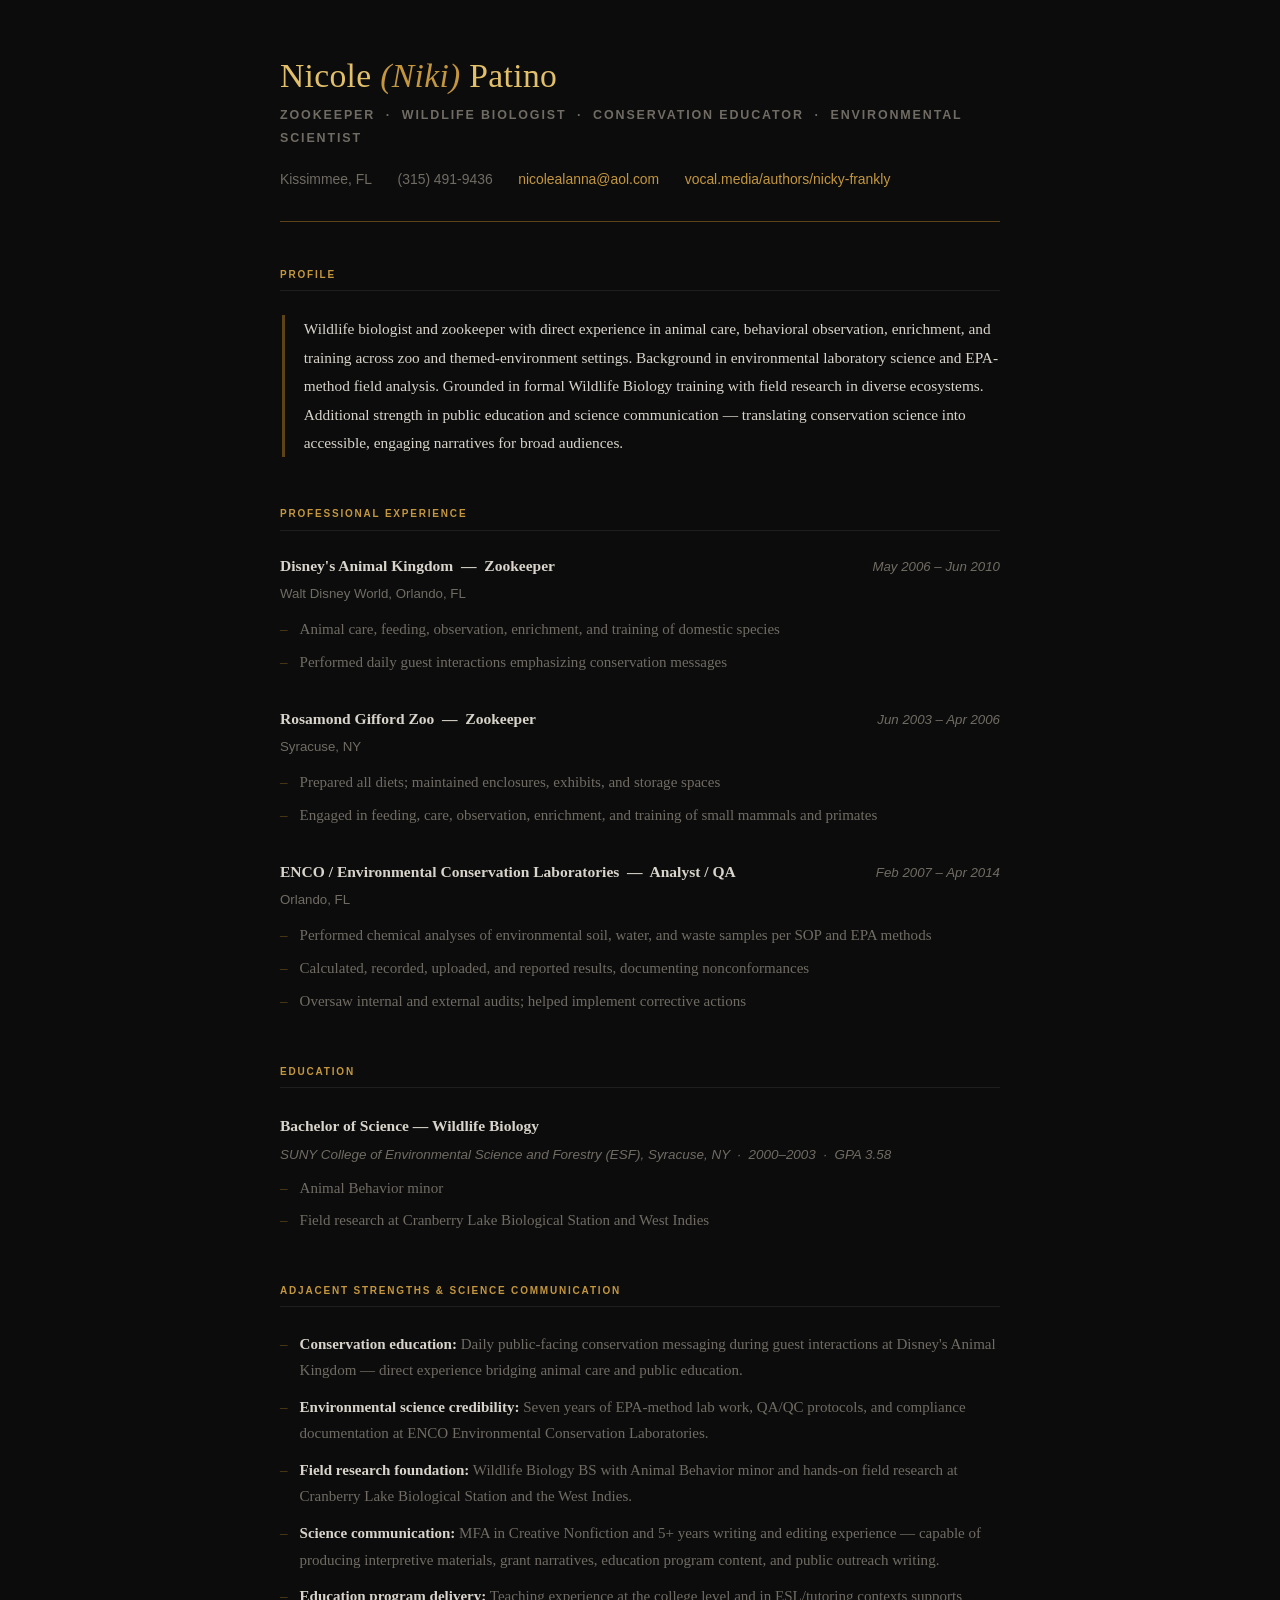
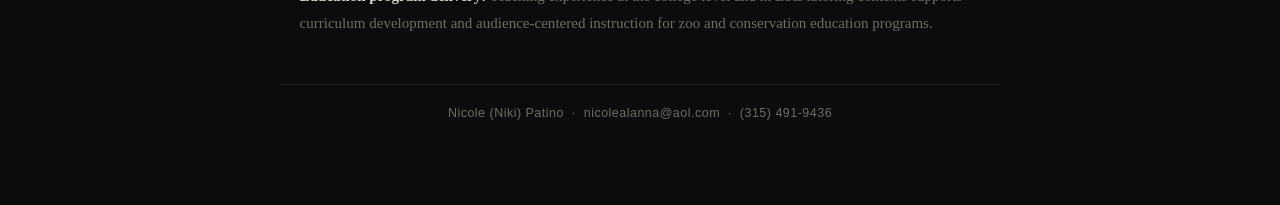
<file: zookeeper/index.html>
<!DOCTYPE html>
<html lang="en">
<head>
  <meta charset="UTF-8" />
  <meta name="viewport" content="width=device-width, initial-scale=1.0" />
  <title>Nicole (Niki) Patino — Zookeeper &amp; Wildlife Professional</title>
  <link rel="stylesheet" href="style.css" />
</head>
<body>
  <div class="page">

    <header>
      <h1>Nicole <span>(Niki)</span> Patino</h1>
      <p class="subtitle">Zookeeper &nbsp;·&nbsp; Wildlife Biologist &nbsp;·&nbsp; Conservation Educator &nbsp;·&nbsp; Environmental Scientist</p>
      <div class="contact-bar">
        <span>Kissimmee, FL</span>
        <span>(315) 491-9436</span>
        <a href="mailto:nicolealanna@aol.com">nicolealanna@aol.com</a>
        <a href="https://vocal.media/authors/nicky-frankly" target="_blank" rel="noopener">vocal.media/authors/nicky-frankly</a>
      </div>
    </header>

    <section>
      <h2>Profile</h2>
      <p class="summary">
        Wildlife biologist and zookeeper with direct experience in animal care, behavioral observation, enrichment, and training across zoo and themed-environment settings. Background in environmental laboratory science and EPA-method field analysis. Grounded in formal Wildlife Biology training with field research in diverse ecosystems. Additional strength in public education and science communication — translating conservation science into accessible, engaging narratives for broad audiences.
      </p>
    </section>

    <section>
      <h2>Professional Experience</h2>

      <div class="entry">
        <div class="entry-header">
          <h3>Disney's Animal Kingdom &nbsp;—&nbsp; Zookeeper</h3>
          <span class="dates">May 2006 – Jun 2010</span>
        </div>
        <p class="location">Walt Disney World, Orlando, FL</p>
        <ul>
          <li>Animal care, feeding, observation, enrichment, and training of domestic species</li>
          <li>Performed daily guest interactions emphasizing conservation messages</li>
        </ul>
      </div>

      <div class="entry">
        <div class="entry-header">
          <h3>Rosamond Gifford Zoo &nbsp;—&nbsp; Zookeeper</h3>
          <span class="dates">Jun 2003 – Apr 2006</span>
        </div>
        <p class="location">Syracuse, NY</p>
        <ul>
          <li>Prepared all diets; maintained enclosures, exhibits, and storage spaces</li>
          <li>Engaged in feeding, care, observation, enrichment, and training of small mammals and primates</li>
        </ul>
      </div>

      <div class="entry">
        <div class="entry-header">
          <h3>ENCO / Environmental Conservation Laboratories &nbsp;—&nbsp; Analyst / QA</h3>
          <span class="dates">Feb 2007 – Apr 2014</span>
        </div>
        <p class="location">Orlando, FL</p>
        <ul>
          <li>Performed chemical analyses of environmental soil, water, and waste samples per SOP and EPA methods</li>
          <li>Calculated, recorded, uploaded, and reported results, documenting nonconformances</li>
          <li>Oversaw internal and external audits; helped implement corrective actions</li>
        </ul>
      </div>

    </section>

    <section>
      <h2>Education</h2>

      <div class="edu-entry">
        <p class="degree">Bachelor of Science — Wildlife Biology</p>
        <p class="meta">SUNY College of Environmental Science and Forestry (ESF), Syracuse, NY &nbsp;·&nbsp; 2000–2003 &nbsp;·&nbsp; GPA 3.58</p>
        <ul>
          <li>Animal Behavior minor</li>
          <li>Field research at Cranberry Lake Biological Station and West Indies</li>
        </ul>
      </div>

    </section>

    <section>
      <h2>Adjacent Strengths &amp; Science Communication</h2>
      <ul class="skills-list">
        <li><strong>Conservation education:</strong> Daily public-facing conservation messaging during guest interactions at Disney's Animal Kingdom — direct experience bridging animal care and public education.</li>
        <li><strong>Environmental science credibility:</strong> Seven years of EPA-method lab work, QA/QC protocols, and compliance documentation at ENCO Environmental Conservation Laboratories.</li>
        <li><strong>Field research foundation:</strong> Wildlife Biology BS with Animal Behavior minor and hands-on field research at Cranberry Lake Biological Station and the West Indies.</li>
        <li><strong>Science communication:</strong> MFA in Creative Nonfiction and 5+ years writing and editing experience — capable of producing interpretive materials, grant narratives, education program content, and public outreach writing.</li>
        <li><strong>Education program delivery:</strong> Teaching experience at the college level and in ESL/tutoring contexts supports curriculum development and audience-centered instruction for zoo and conservation education programs.</li>
      </ul>
    </section>

    <footer>
      Nicole (Niki) Patino &nbsp;·&nbsp; nicolealanna@aol.com &nbsp;·&nbsp; (315) 491-9436
    </footer>

  </div>
</body>
</html>
</file>
<file: style.css>
/* ============================================================
   Niki Patino — Academic CV & Portfolio
   Theme: minimalist black and gold
   ============================================================ */

*, *::before, *::after {
  box-sizing: border-box;
  margin: 0;
  padding: 0;
}

:root {
  --bg:         #0c0c0c;
  --surface:    #131313;
  --gold:       #c4973e;
  --gold-light: #e2c06a;
  --gold-dim:   #5c4418;
  --text:       #d8d4cb;
  --text-muted: #706c64;
  --rule:       #1e1e1e;
  --max-w:      680px;
}

html {
  font-size: 17px;
  -webkit-text-size-adjust: 100%;
  scroll-behavior: smooth;
}

body {
  font-family: Georgia, 'Times New Roman', serif;
  background: var(--bg);
  color: var(--text);
  line-height: 1.75;
}

a {
  color: var(--gold);
  text-decoration: none;
  border-bottom: 1px solid transparent;
  transition: border-color 0.15s;
}

a:hover {
  border-bottom-color: var(--gold-light);
}

/* ── Header ─────────────────────────────────────────────── */

header {
  background: var(--surface);
  border-bottom: 1px solid var(--gold-dim);
  padding: 3.5rem 2rem 2.5rem;
}

.header-inner {
  max-width: var(--max-w);
  margin: 0 auto 1.75rem;
}

h1 {
  font-family: Georgia, 'Times New Roman', serif;
  font-size: 2rem;
  font-weight: normal;
  letter-spacing: 0.01em;
  color: var(--gold-light);
  margin-bottom: 0.35rem;
}

.header-title {
  font-family: 'Helvetica Neue', Arial, sans-serif;
  font-size: 0.75rem;
  font-weight: 600;
  letter-spacing: 0.16em;
  text-transform: uppercase;
  color: var(--text-muted);
  margin-bottom: 0.3rem;
}

.header-location {
  font-family: 'Helvetica Neue', Arial, sans-serif;
  font-size: 0.8rem;
  color: var(--text-muted);
}

/* ── Section nav ─────────────────────────────────────────── */

.skip-nav {
  max-width: var(--max-w);
  margin: 0 auto;
  display: flex;
  flex-wrap: wrap;
  gap: 0.3rem 0;
}

.skip-nav a {
  font-family: 'Helvetica Neue', Arial, sans-serif;
  font-size: 0.72rem;
  font-weight: 500;
  letter-spacing: 0.08em;
  text-transform: uppercase;
  color: var(--text-muted);
  border-bottom: none;
  padding: 0.2rem 0;
  margin-right: 1.4rem;
}

.skip-nav a::after {
  content: '';
}

.skip-nav a:hover {
  color: var(--gold);
  border-bottom: none;
}

/* ── Main ────────────────────────────────────────────────── */

main {
  max-width: var(--max-w);
  margin: 0 auto;
  padding: 0 2rem 5rem;
}

/* ── Statement ───────────────────────────────────────────── */

.statement-section {
  padding: 2.75rem 0 0;
  margin-bottom: 2.75rem;
}

.statement {
  font-size: 1rem;
  line-height: 1.85;
  color: var(--text);
  font-style: italic;
  border-left: 3px solid var(--gold-dim);
  padding-left: 1.2rem;
}

/* ── Timeline ────────────────────────────────────────────── */

.timeline {
  margin: 0 0 2.75rem;
}

.timeline img {
  width: 100%;
  height: auto;
  display: block;
}

/* ── Sections ────────────────────────────────────────────── */

section {
  padding-top: 2.75rem;
  margin-bottom: 0;
  border-top: 1px solid var(--rule);
}

section h2 {
  font-family: 'Helvetica Neue', Arial, sans-serif;
  font-size: 0.6rem;
  font-weight: 700;
  letter-spacing: 0.22em;
  text-transform: uppercase;
  color: var(--gold);
  margin-bottom: 1.75rem;
  padding-bottom: 0.5rem;
  border-bottom: 1px solid var(--rule);
}

/* ── Education ───────────────────────────────────────────── */

.edu-entry {
  margin-bottom: 1.75rem;
}

.edu-entry:last-child {
  margin-bottom: 0;
}

.edu-header {
  display: flex;
  justify-content: space-between;
  align-items: baseline;
  flex-wrap: wrap;
  gap: 0.2rem 1rem;
  margin-bottom: 0.15rem;
}

.edu-degree {
  font-weight: 700;
  font-size: 0.97rem;
  color: var(--text);
}

.edu-date {
  font-family: 'Helvetica Neue', Arial, sans-serif;
  font-size: 0.8rem;
  color: var(--text-muted);
  white-space: nowrap;
}

.edu-institution {
  font-family: 'Helvetica Neue', Arial, sans-serif;
  font-size: 0.85rem;
  color: var(--text-muted);
  margin-bottom: 0.5rem;
}

/* ── Experience entries (teaching, etc.) ────────────────── */

.entry {
  margin-bottom: 2rem;
}

.entry:last-child {
  margin-bottom: 0;
}

.entry-header {
  display: flex;
  justify-content: space-between;
  align-items: baseline;
  flex-wrap: wrap;
  gap: 0.2rem 1rem;
  margin-bottom: 0.15rem;
}

.entry-title {
  font-weight: 700;
  font-size: 0.97rem;
  color: var(--text);
}

.entry-date {
  font-family: 'Helvetica Neue', Arial, sans-serif;
  font-size: 0.8rem;
  color: var(--text-muted);
  white-space: nowrap;
}

.entry-org {
  font-family: 'Helvetica Neue', Arial, sans-serif;
  font-size: 0.85rem;
  color: var(--text-muted);
  margin-bottom: 0.5rem;
}

/* ── Shared list style ───────────────────────────────────── */

ul {
  list-style: none;
  padding: 0;
}

li {
  position: relative;
  padding-left: 1.2em;
  margin-bottom: 0.3rem;
  font-size: 0.92rem;
  color: var(--text-muted);
  line-height: 1.7;
}

li::before {
  content: '';
  position: absolute;
  left: 0;
  top: 0.72em;
  width: 5px;
  height: 1px;
  background: var(--gold-dim);
}

/* ── Publications ────────────────────────────────────────── */

.pub-section-label {
  font-family: 'Helvetica Neue', Arial, sans-serif;
  font-size: 0.65rem;
  font-weight: 600;
  letter-spacing: 0.14em;
  text-transform: uppercase;
  color: var(--text-muted);
  margin: 1.5rem 0 0.75rem;
}

.pub-section-label:first-of-type {
  margin-top: 0;
}

.pub-entry {
  margin-bottom: 1rem;
  padding-left: 1rem;
  border-left: 2px solid var(--gold-dim);
}

.pub-title {
  font-size: 0.95rem;
  color: var(--text);
  line-height: 1.5;
  margin-bottom: 0.1rem;
}

.pub-meta {
  font-family: 'Helvetica Neue', Arial, sans-serif;
  font-size: 0.8rem;
  color: var(--text-muted);
}

/* ── Projects ────────────────────────────────────────────── */

.project-entry {
  margin-bottom: 1.5rem;
}

.project-entry:last-child {
  margin-bottom: 0;
}

.project-title {
  font-size: 0.95rem;
  font-weight: 700;
  color: var(--text);
  margin-bottom: 0.25rem;
}

.project-body {
  font-family: 'Helvetica Neue', Arial, sans-serif;
  font-size: 0.88rem;
  color: var(--text-muted);
  line-height: 1.7;
}

/* ── Presentations ───────────────────────────────────────── */

.pres-entry {
  margin-bottom: 1.5rem;
}

.pres-title {
  font-size: 0.95rem;
  font-weight: 700;
  color: var(--text);
  margin-bottom: 0.15rem;
}

.pres-meta {
  font-family: 'Helvetica Neue', Arial, sans-serif;
  font-size: 0.8rem;
  color: var(--gold);
  margin-bottom: 0.3rem;
}

.pres-body {
  font-family: 'Helvetica Neue', Arial, sans-serif;
  font-size: 0.88rem;
  color: var(--text-muted);
  line-height: 1.7;
}

.pres-note {
  font-family: 'Helvetica Neue', Arial, sans-serif;
  font-size: 0.8rem;
  color: var(--text-muted);
  font-style: italic;
  margin-top: 0.75rem;
}

/* ── Awards ──────────────────────────────────────────────── */

.award-entry {
  display: flex;
  justify-content: space-between;
  align-items: baseline;
  flex-wrap: wrap;
  gap: 0.2rem 1.5rem;
  padding: 0.6rem 0;
  border-bottom: 1px solid var(--rule);
}

.award-entry:last-child {
  border-bottom: none;
}

.award-title {
  font-size: 0.95rem;
  color: var(--text);
}

.award-org {
  font-family: 'Helvetica Neue', Arial, sans-serif;
  font-size: 0.8rem;
  color: var(--text-muted);
  white-space: nowrap;
}

/* ── Portfolio versions ──────────────────────────────────── */

.portfolios-lede {
  font-size: 0.92rem;
  color: var(--text-muted);
  font-style: italic;
  margin-bottom: 1.75rem;
  line-height: 1.7;
}

.index ul {
  list-style: none;
  padding: 0;
}

.index li {
  margin-bottom: 1.5rem;
  padding-left: 0;
}

.index li::before {
  display: none;
}

.index li:last-child {
  margin-bottom: 0;
}

.index a {
  display: block;
  font-family: Georgia, 'Times New Roman', serif;
  font-size: 1rem;
  color: var(--gold);
  text-decoration: underline;
  text-underline-offset: 3px;
  text-decoration-color: var(--gold-dim);
  margin-bottom: 0.15em;
  border-bottom: none;
}

.index a:hover {
  text-decoration-color: var(--gold-light);
  border-bottom: none;
}

.audience {
  display: block;
  font-family: 'Helvetica Neue', Arial, sans-serif;
  font-size: 0.8rem;
  color: var(--text-muted);
  line-height: 1.5;
  padding-left: 0;
}

/* ── Footer ──────────────────────────────────────────────── */

footer {
  max-width: var(--max-w);
  margin: 0 auto;
  padding: 2rem 2rem 3rem;
  font-family: 'Helvetica Neue', Arial, sans-serif;
  font-size: 0.78rem;
  color: var(--text-muted);
  border-top: 1px solid var(--rule);
  letter-spacing: 0.04em;
}

/* ── Responsive ──────────────────────────────────────────── */

@media (max-width: 560px) {
  header { padding: 2.5rem 1.25rem 2rem; }
  main { padding: 0 1.25rem 4rem; }

  h1 { font-size: 1.6rem; }

  .edu-header,
  .entry-header,
  .award-entry {
    flex-direction: column;
    gap: 0.05rem;
  }

  .edu-date,
  .entry-date,
  .award-org {
    white-space: normal;
  }

  .skip-nav {
    gap: 0.25rem 0;
  }
}

/* ── Print ───────────────────────────────────────────────── */

@media print {
  body { background: #fff; color: #000; font-size: 11pt; }
  header { background: #000; -webkit-print-color-adjust: exact; print-color-adjust: exact; }
  main { padding: 1.5rem 0; }
  section { padding-top: 1.5rem; }
  footer { padding: 1rem 0; }
  a { color: #000; border-bottom: none; }
  .skip-nav { display: none; }
}
</file>
<file: coaching/style.css>
/* ============================================================
   Nicole (Niki) Patino — Writing Mentor & Life Coach
   Theme: minimalist black and gold
   ============================================================ */

*, *::before, *::after { box-sizing: border-box; margin: 0; padding: 0; }

:root {
  --bg:         #0c0c0c;
  --surface:    #131313;
  --gold:       #c4973e;
  --gold-light: #e2c06a;
  --gold-dim:   #5c4418;
  --text:       #d8d4cb;
  --text-muted: #706c64;
  --rule:       #1e1e1e;
  --max-width:  760px;
  --gutter:     2rem;
}

html { font-size: 16px; -webkit-text-size-adjust: 100%; }

body {
  font-family: Georgia, 'Times New Roman', serif;
  font-size: 1rem;
  line-height: 1.75;
  color: var(--text);
  background: var(--bg);
}

/* ── Page wrapper ── */
.page {
  max-width: var(--max-width);
  margin: 0 auto;
  padding: 3.5rem var(--gutter) 6rem;
}

/* ── Header ── */
header {
  padding-bottom: 1.75rem;
  margin-bottom: 0.25rem;
  border-bottom: 1px solid var(--gold-dim);
}

header h1 {
  font-size: 2.125rem;
  font-weight: normal;
  letter-spacing: 0.01em;
  color: var(--gold-light);
  line-height: 1.2;
}

header .subtitle {
  font-family: 'Helvetica Neue', Arial, sans-serif;
  font-size: 0.75rem;
  letter-spacing: 0.12em;
  text-transform: uppercase;
  color: var(--text-muted);
  margin-top: 0.4rem;
}

.contact-strip {
  display: flex;
  flex-wrap: wrap;
  gap: 0.25rem 1.5rem;
  margin-top: 1rem;
  font-family: 'Helvetica Neue', Arial, sans-serif;
  font-size: 0.8rem;
  color: var(--text-muted);
}

.contact-strip a {
  color: var(--gold);
  text-decoration: none;
  border-bottom: 1px solid transparent;
}

.contact-strip a:hover { border-bottom-color: var(--gold); }

/* ── Sections ── */
section { margin-top: 3rem; }

section + section {
  padding-top: 2.75rem;
  border-top: 1px solid var(--rule);
}

h2 {
  font-family: 'Helvetica Neue', Arial, sans-serif;
  font-size: 0.625rem;
  font-weight: 700;
  letter-spacing: 0.16em;
  text-transform: uppercase;
  color: var(--gold);
  margin-bottom: 1.5rem;
}

.disney-section h2 { color: var(--gold); }

/* ── Statements ── */
.statements {
  display: grid;
  grid-template-columns: 1fr 1fr;
  gap: 1px;
  background: var(--rule);
  outline: 1px solid var(--rule);
}

.statement {
  background: var(--surface);
  padding: 1rem 1.125rem;
  border-left: 2px solid var(--gold-dim);
}

.statement h3 {
  font-family: 'Helvetica Neue', Arial, sans-serif;
  font-size: 0.625rem;
  font-weight: 700;
  letter-spacing: 0.1em;
  text-transform: uppercase;
  color: var(--gold);
  margin-bottom: 0.45rem;
}

.statement p { font-size: 0.875rem; line-height: 1.65; color: var(--text); }

/* ── Entries ── */
.entry { margin-bottom: 2.25rem; }
.entry:last-child { margin-bottom: 0; }

.entry-header { margin-bottom: 0.6rem; }

.entry-header h3 {
  font-family: Georgia, serif;
  font-size: 1rem;
  font-weight: bold;
  color: var(--text);
}

.entry-header .meta {
  font-family: 'Helvetica Neue', Arial, sans-serif;
  font-size: 0.8rem;
  color: var(--text-muted);
  margin-top: 0.1rem;
}

.entry-body h4 {
  font-family: 'Helvetica Neue', Arial, sans-serif;
  font-size: 0.625rem;
  font-weight: 700;
  letter-spacing: 0.09em;
  text-transform: uppercase;
  color: var(--gold-dim);
  filter: brightness(1.6);
  margin: 1rem 0 0.35rem;
}

.disney-section .entry-header h3 { color: var(--gold-light); }

/* ── Lists ── */
ul { padding-left: 1.2rem; }
ul li { font-size: 0.9375rem; line-height: 1.7; margin-bottom: 0.3rem; color: var(--text); }

/* ── Studio / works / edu lists ── */
.studio-list,
.works-list,
.edu-list { list-style: none; padding: 0; }

.studio-list li,
.works-list li,
.edu-list li {
  padding: 0.65rem 0;
  border-bottom: 1px solid var(--rule);
  font-size: 0.9375rem;
  line-height: 1.65;
  color: var(--text);
}

.studio-list li:last-child,
.works-list li:last-child,
.edu-list li:last-child { border-bottom: none; }

.works-list a {
  color: var(--gold);
  text-decoration: none;
  border-bottom: 1px solid transparent;
}
.works-list a:hover { border-bottom-color: var(--gold); }

/* ── Credentials ── */
.credentials-list {
  list-style: none;
  padding: 0;
  display: flex;
  flex-wrap: wrap;
  gap: 0.6rem;
}

.credentials-list li {
  font-family: 'Helvetica Neue', Arial, sans-serif;
  font-size: 0.8125rem;
  color: var(--text-muted);
  background: var(--surface);
  border: 1px solid var(--rule);
  padding: 0.35rem 0.8rem;
}

em     { font-style: italic; }
strong { font-weight: bold; }

/* ── Responsive ── */
@media (max-width: 700px) {
  :root { --gutter: 1.375rem; }
  .statements { grid-template-columns: 1fr; }
}

@media (max-width: 480px) {
  header h1 { font-size: 1.625rem; }
  .page     { padding-top: 2.25rem; padding-bottom: 4rem; }
}

/* ── Print ── */
@media print {
  body { background: #fff; color: #000; font-size: 10pt; line-height: 1.5; }
  .page { max-width: 100%; padding: 0; }
  header h1 { color: #000; font-size: 16pt; }
  h2 { color: #000; }
  .statement { background: none; border-left-color: #000; }
  .contact-strip a, .works-list a { color: #000; border-bottom: none; }
  section + section { page-break-inside: avoid; }
  .entry { page-break-inside: avoid; }
}
</file>
<file: dh/style.css>
/* ============================================================
   Nicole (Niki) Patino — Digital Humanities Portfolio
   Audience: DH scholars, computational researchers, academic collaborators

   Design rationale:
   - Serif body for sustained scholarly reading
   - Monospace accents signal computational fluency
   - Restrained palette; no decorative color, only functional use
   - Generous line length and leading for dense academic text
   - Print-ready: media query preserves layout for PDF export
   - No web fonts: system stacks only — fast, reliable, accessible
   ============================================================ */

/* ── Reset ──────────────────────────────────────────────── */
*, *::before, *::after {
  box-sizing: border-box;
  margin: 0;
  padding: 0;
}

/* ── Design tokens ──────────────────────────────────────── */
:root {
  /* Typography */
  --font-serif:  Georgia, 'Times New Roman', Times, serif;
  --font-sans:   'Helvetica Neue', Helvetica, Arial, sans-serif;
  --font-mono:   'Courier New', Courier, monospace;

  /* Scale */
  --size-base:   17px;
  --size-sm:     0.9rem;
  --size-xs:     0.82rem;
  --size-label:  0.78rem;
  --size-h1:     2rem;

  /* Leading */
  --lead-body:   1.75;
  --lead-tight:  1.4;

  /* Measure */
  --measure:     72ch;   /* optimal line length for academic prose */

  /* Colour — neutral scholarly palette */
  --color-ink:       #18181b;   /* near-black; softer than pure black */
  --color-muted:     #52525b;   /* secondary text */
  --color-faint:     #a1a1aa;   /* tertiary / decorative */
  --color-rule:      #d4d4d8;   /* dividers */
  --color-bg:        #f9f9f8;   /* warm white; easier on screen */
  --color-surface:   #f0f0ef;   /* tag chip background */
  --color-accent:    #1d4e7a;   /* UCF-adjacent deep blue; links, labels */
  --color-accent-lt: #dce8f2;   /* light tint for chips */
}

/* ── Links ──────────────────────────────────────────────── */
a {
  color: var(--color-accent);
  text-decoration: underline;
  text-underline-offset: 2px;
}

a:hover {
  color: var(--color-ink);
}

/* ── Base ───────────────────────────────────────────────── */
html {
  font-size: var(--size-base);
  -webkit-text-size-adjust: 100%;
}

body {
  font-family: var(--font-serif);
  font-size: 1rem;
  line-height: var(--lead-body);
  color: var(--color-ink);
  background-color: var(--color-bg);
  padding: 3.5rem 1.5rem 6rem;
}

/* ── Page container ─────────────────────────────────────── */
.page {
  max-width: var(--measure);
  margin: 0 auto;
}

/* ── Header ─────────────────────────────────────────────── */
header {
  border-bottom: 2px solid var(--color-accent);
  padding-bottom: 1.5rem;
  margin-bottom: 3rem;
}

header h1 {
  font-family: var(--font-serif);
  font-size: var(--size-h1);
  font-weight: normal;
  letter-spacing: 0.01em;
  color: var(--color-accent);
  line-height: var(--lead-tight);
}

header .subtitle {
  font-family: var(--font-sans);
  font-size: var(--size-sm);
  font-weight: 400;
  font-style: normal;
  letter-spacing: 0.04em;
  color: var(--color-muted);
  margin-top: 0.45rem;
  text-transform: uppercase;
}

header .contact {
  font-family: var(--font-mono);
  font-size: var(--size-xs);
  color: var(--color-muted);
  margin-top: 0.9rem;
  letter-spacing: 0.02em;
}

/* ── Sections ───────────────────────────────────────────── */
section {
  margin-bottom: 3rem;
}

section h2 {
  font-family: var(--font-sans);
  font-size: var(--size-label);
  font-weight: 700;
  letter-spacing: 0.14em;
  text-transform: uppercase;
  color: var(--color-accent);
  border-bottom: 1px solid var(--color-rule);
  padding-bottom: 0.45rem;
  margin-bottom: 1.5rem;
}

/* ── Research identity / positioning statements ─────────── */
.statement {
  margin-bottom: 1.5rem;
}

.statement:last-child {
  margin-bottom: 0;
}

.statement h3 {
  font-family: var(--font-sans);
  font-size: var(--size-xs);
  font-weight: 700;
  letter-spacing: 0.08em;
  text-transform: uppercase;
  color: var(--color-faint);
  margin-bottom: 0.35rem;
}

.statement p {
  font-size: 1rem;
  color: var(--color-ink);
}

/* ── Education ──────────────────────────────────────────── */
.edu-entry {
  margin-bottom: 1.4rem;
}

.edu-entry:last-child {
  margin-bottom: 0;
}

.edu-entry h3 {
  font-family: var(--font-serif);
  font-size: 1rem;
  font-weight: bold;
  line-height: var(--lead-tight);
  color: var(--color-ink);
}

.edu-entry h3 span {
  font-weight: normal;
  color: var(--color-muted);
  font-size: var(--size-sm);
}

.edu-entry ul {
  list-style: none;
  margin-top: 0.45rem;
  padding-left: 0;
}

.edu-entry ul li {
  font-size: var(--size-sm);
  color: var(--color-muted);
  margin-bottom: 0.2rem;
  padding-left: 1.2rem;
  position: relative;
}

.edu-entry ul li::before {
  content: "—";
  position: absolute;
  left: 0;
  color: var(--color-faint);
}

/* ── Project list ───────────────────────────────────────── */
.project-list {
  list-style: none;
  padding: 0;
  border-top: 1px solid var(--color-rule);
}

.project-list li {
  font-size: var(--size-sm);
  line-height: var(--lead-body);
  padding: 0.65rem 0;
  border-bottom: 1px solid var(--color-rule);
  color: var(--color-muted);
}

.project-list li strong {
  font-family: var(--font-serif);
  font-size: 1rem;
  color: var(--color-ink);
  display: block;
  margin-bottom: 0.1rem;
}

/* ── Creative works ─────────────────────────────────────── */
.creative-list {
  list-style: none;
  padding: 0;
  border-top: 1px solid var(--color-rule);
}

.creative-list li {
  font-size: var(--size-sm);
  color: var(--color-muted);
  padding: 0.6rem 0;
  border-bottom: 1px solid var(--color-rule);
}

.creative-list li strong {
  font-family: var(--font-serif);
  font-size: 1rem;
  color: var(--color-ink);
  display: block;
  margin-bottom: 0.1rem;
}

/* ── Tools ──────────────────────────────────────────────── */
.tools-group {
  margin-bottom: 1.25rem;
}

.tools-group:last-child {
  margin-bottom: 0;
}

.tools-group h3 {
  font-family: var(--font-sans);
  font-size: var(--size-xs);
  font-weight: 700;
  letter-spacing: 0.08em;
  text-transform: uppercase;
  color: var(--color-faint);
  margin-bottom: 0.6rem;
}

.tag-list {
  display: flex;
  flex-wrap: wrap;
  gap: 0.4rem 0.45rem;
  list-style: none;
  padding: 0;
}

.tag-list li {
  font-family: var(--font-mono);
  font-size: var(--size-xs);
  background-color: var(--color-accent-lt);
  color: var(--color-accent);
  padding: 0.2rem 0.6rem;
  border-radius: 2px;
  border: 1px solid #c2d8ea;
  line-height: 1.6;
}

/* ── Teaching ───────────────────────────────────────────── */
.teaching-entry {
  margin-bottom: 1.4rem;
}

.teaching-entry:last-child {
  margin-bottom: 0;
}

.teaching-entry h3 {
  font-family: var(--font-serif);
  font-size: 1rem;
  font-weight: bold;
  line-height: var(--lead-tight);
  color: var(--color-ink);
}

.teaching-entry h3 span {
  font-weight: normal;
  color: var(--color-muted);
  font-size: var(--size-sm);
}

.teaching-entry ul {
  list-style: none;
  margin-top: 0.45rem;
  padding-left: 0;
}

.teaching-entry ul li {
  font-size: var(--size-sm);
  color: var(--color-muted);
  margin-bottom: 0.2rem;
  padding-left: 1.2rem;
  position: relative;
}

.teaching-entry ul li::before {
  content: "—";
  position: absolute;
  left: 0;
  color: var(--color-faint);
}

/* ── Publications ───────────────────────────────────────── */
.pub-list {
  list-style: none;
  padding: 0;
  border-top: 1px solid var(--color-rule);
}

.pub-list li {
  font-size: var(--size-sm);
  color: var(--color-muted);
  padding: 0.5rem 0;
  border-bottom: 1px solid var(--color-rule);
}

.pub-list li em {
  font-style: italic;
  color: var(--color-ink);
}

/* ── Methodology table ──────────────────────────────────── */
.method-table {
  width: 100%;
  border-collapse: collapse;
  font-size: var(--size-sm);
}

.method-table tr {
  border-bottom: 1px solid var(--color-rule);
}

.method-table tr:first-child {
  border-top: 1px solid var(--color-rule);
}

.method-table td {
  padding: 0.55rem 0.5rem 0.55rem 0;
  vertical-align: top;
  line-height: var(--lead-tight);
}

.method-table td:first-child {
  font-family: var(--font-mono);
  font-size: var(--size-xs);
  color: var(--color-accent);
  white-space: nowrap;
  padding-right: 2rem;
  width: 1%;
}

.method-table td:last-child {
  color: var(--color-muted);
}

/* ── Footer ─────────────────────────────────────────────── */
footer {
  margin-top: 4rem;
  padding-top: 1rem;
  border-top: 1px solid var(--color-rule);
  font-family: var(--font-sans);
  font-size: var(--size-xs);
  color: var(--color-faint);
  letter-spacing: 0.03em;
}

/* ── Print ──────────────────────────────────────────────── */
@media print {
  body {
    font-size: 11pt;
    background: white;
    padding: 0;
    color: black;
  }

  .page {
    max-width: 100%;
  }

  header {
    border-bottom-color: black;
  }

  header h1,
  section h2 {
    color: black;
  }

  .tag-list li {
    background: none;
    border-color: #999;
    color: black;
  }

  .method-table td:first-child {
    color: black;
  }

  section,
  .edu-entry,
  .project-list li,
  .teaching-entry {
    page-break-inside: avoid;
  }
}

/* ── Reduced motion (accessibility) ────────────────────── */
@media (prefers-reduced-motion: reduce) {
  * {
    transition: none !important;
  }
}
</file>
<file: editorial/style.css>
/* ============================================================
   Nicole (Niki) Patino — Editorial & Publishing
   Theme: minimalist black and gold
   ============================================================ */

/* ── Reset ── */
*, *::before, *::after {
  box-sizing: border-box;
  margin: 0;
  padding: 0;
}

/* ── Tokens ── */
:root {
  --bg:         #0c0c0c;
  --surface:    #131313;
  --gold:       #c4973e;
  --gold-light: #e2c06a;
  --gold-dim:   #5c4418;
  --text:       #d8d4cb;
  --text-muted: #706c64;
  --rule:       #1e1e1e;
  --max-w:      760px;
  --gutter:     2rem;
}

/* ── Base ── */
html {
  font-size: 16px;
  -webkit-text-size-adjust: 100%;
}

body {
  font-family: Georgia, 'Times New Roman', serif;
  font-size: 1rem;
  line-height: 1.75;
  color: var(--text);
  background: var(--bg);
}

/* ── Page wrapper ── */
.page {
  max-width: var(--max-w);
  margin: 0 auto;
  padding: 3.5rem var(--gutter) 6rem;
}

/* ── Header ── */
header {
  padding-bottom: 2rem;
  margin-bottom: 0.25rem;
  border-bottom: 1px solid var(--gold-dim);
}

header h1 {
  font-size: 2.125rem;
  font-weight: normal;
  letter-spacing: 0.015em;
  color: var(--gold-light);
  line-height: 1.2;
}

header .subtitle {
  font-family: 'Helvetica Neue', Arial, sans-serif;
  font-size: 0.75rem;
  letter-spacing: 0.12em;
  text-transform: uppercase;
  color: var(--text-muted);
  margin-top: 0.4rem;
}

/* ── Contact strip ── */
.contact-strip {
  display: flex;
  flex-wrap: wrap;
  gap: 0.25rem 1.375rem;
  margin-top: 1rem;
  font-family: 'Helvetica Neue', Arial, sans-serif;
  font-size: 0.8rem;
  color: var(--text-muted);
}

.contact-strip a {
  color: var(--gold);
  text-decoration: none;
  border-bottom: 1px solid transparent;
}

.contact-strip a:hover {
  border-bottom-color: var(--gold);
}

/* ── Sections ── */
section {
  margin-top: 3rem;
  padding-top: 2.75rem;
  border-top: 1px solid var(--rule);
}

/* ── Section headings ── */
h2 {
  font-family: 'Helvetica Neue', Arial, sans-serif;
  font-size: 0.625rem;
  font-weight: 700;
  letter-spacing: 0.18em;
  text-transform: uppercase;
  color: var(--gold);
  margin-bottom: 1.5rem;
}

/* ── Positioning statements ── */
.statements {
  display: grid;
  grid-template-columns: 1fr 1fr;
  gap: 1px;
  background: var(--rule);
  outline: 1px solid var(--rule);
}

.statement {
  background: var(--surface);
  padding: 1rem 1.125rem;
  border-left: 2px solid var(--gold-dim);
}

.statement h3 {
  font-family: 'Helvetica Neue', Arial, sans-serif;
  font-size: 0.625rem;
  font-weight: 700;
  letter-spacing: 0.12em;
  text-transform: uppercase;
  color: var(--gold);
  margin-bottom: 0.45rem;
}

.statement p {
  font-size: 0.875rem;
  line-height: 1.65;
  color: var(--text);
}

/* ── Experience entries ── */
.entry {
  margin-bottom: 2.25rem;
}

.entry:last-child {
  margin-bottom: 0;
}

.entry-header {
  margin-bottom: 0.6rem;
}

.entry-header h3 {
  font-family: Georgia, serif;
  font-size: 1rem;
  font-weight: bold;
  color: var(--text);
}

.entry-header .meta {
  font-family: 'Helvetica Neue', Arial, sans-serif;
  font-size: 0.79rem;
  color: var(--text-muted);
  margin-top: 0.1rem;
}

.entry-body h4 {
  font-family: 'Helvetica Neue', Arial, sans-serif;
  font-size: 0.625rem;
  font-weight: 700;
  letter-spacing: 0.1em;
  text-transform: uppercase;
  color: var(--gold-dim);
  filter: brightness(1.6);
  margin: 1rem 0 0.35rem;
}

/* ── Lists ── */
ul {
  padding-left: 1.2rem;
}

ul li {
  font-size: 0.9375rem;
  line-height: 1.7;
  margin-bottom: 0.3rem;
  color: var(--text);
}

/* ── Education ── */
.edu-item {
  margin-bottom: 1.375rem;
  padding-bottom: 1.375rem;
  border-bottom: 1px solid var(--rule);
}

.edu-item:last-child {
  margin-bottom: 0;
  padding-bottom: 0;
  border-bottom: none;
}

.edu-item .degree {
  font-size: 0.9375rem;
  font-weight: bold;
  color: var(--text);
  line-height: 1.5;
}

.edu-item ul {
  margin-top: 0.375rem;
}

/* ── Published & works lists ── */
.works-list {
  list-style: none;
  padding: 0;
}

.works-list li {
  padding: 0.6rem 0;
  border-bottom: 1px solid var(--rule);
  font-size: 0.9375rem;
  line-height: 1.65;
}

.works-list li:last-child {
  border-bottom: none;
}

.works-list a {
  color: var(--gold);
  text-decoration: none;
  border-bottom: 1px solid transparent;
}

.works-list a:hover {
  border-bottom-color: var(--gold);
}

/* ── DH projects ── */
.projects-list {
  padding-left: 1.2rem;
}

.projects-list li {
  font-size: 0.9375rem;
  line-height: 1.7;
  margin-bottom: 0.5rem;
}

/* ── Tools grid ── */
.tools-grid {
  display: grid;
  grid-template-columns: repeat(3, 1fr);
  gap: 1px;
  background: var(--rule);
  outline: 1px solid var(--rule);
}

.tool-group {
  background: var(--surface);
  padding: 1rem 1.125rem;
}

.tool-group h4 {
  font-family: 'Helvetica Neue', Arial, sans-serif;
  font-size: 0.625rem;
  font-weight: 700;
  letter-spacing: 0.12em;
  text-transform: uppercase;
  color: var(--gold);
  margin-bottom: 0.45rem;
}

.tool-group p {
  font-family: 'Helvetica Neue', Arial, sans-serif;
  font-size: 0.8rem;
  line-height: 1.55;
  color: var(--text-muted);
}

/* ── Inline ── */
em     { font-style: italic; }
strong { font-weight: bold; }

/* ── Responsive — tablet ── */
@media (max-width: 680px) {
  :root { --gutter: 1.375rem; }

  .statements { grid-template-columns: 1fr; }
  .tools-grid { grid-template-columns: 1fr 1fr; }
}

/* ── Responsive — mobile ── */
@media (max-width: 440px) {
  header h1 { font-size: 1.625rem; }
  .tools-grid { grid-template-columns: 1fr; }
  .page { padding-top: 2.25rem; padding-bottom: 4rem; }
}

/* ── Print ── */
@media print {
  body { background: #fff; color: #000; font-size: 10pt; line-height: 1.5; }
  .page { max-width: 100%; padding: 0; }
  header h1 { color: #000; font-size: 16pt; }
  h2 { color: #000; }
  .statement { background: none; border-left-color: #000; }
  .tool-group { background: none; }
  .tools-grid, .statements { background: #ccc; }
  .works-list a { color: #000; border-bottom: none; }
  section { page-break-inside: avoid; }
  .entry { page-break-inside: avoid; }
}
</file>
<file: entrepreneur/style.css>
/* ============================================================
   Nicole (Niki) Patino — Entrepreneur Profile
   Theme: minimalist black and gold
   ============================================================ */

*, *::before, *::after {
  box-sizing: border-box;
  margin: 0;
  padding: 0;
}

:root {
  --bg:         #0c0c0c;
  --surface:    #131313;
  --gold:       #c4973e;
  --gold-light: #e2c06a;
  --gold-dim:   #5c4418;
  --text:       #d8d4cb;
  --text-muted: #706c64;
  --rule:       #1e1e1e;

  --font-sans: 'Helvetica Neue', Arial, sans-serif;
  --font-serif: Georgia, 'Times New Roman', serif;

  --max-width: 860px;
  --section-gap: 3.5rem;
  --entry-gap: 2.25rem;
}

html {
  font-size: 16px;
  -webkit-font-smoothing: antialiased;
  -moz-osx-font-smoothing: grayscale;
}

body {
  font-family: var(--font-sans);
  font-size: 1rem;
  font-weight: 400;
  line-height: 1.75;
  color: var(--text);
  background: var(--bg);
}

a {
  color: var(--gold);
  text-decoration: none;
  border-bottom: 1px solid transparent;
  transition: border-color 0.15s ease;
}
a:hover {
  border-bottom-color: var(--gold-light);
}

em, cite {
  font-style: italic;
}

/* ── Header ── */
header {
  background: var(--surface);
  border-bottom: 1px solid var(--gold-dim);
  color: var(--text);
  padding: 4rem 2rem 3.5rem;
  text-align: center;
  position: relative;
}

header::after {
  content: '';
  display: block;
  width: 3rem;
  height: 1px;
  background: var(--gold-dim);
  margin: 1.75rem auto 0;
}

header h1 {
  font-family: var(--font-serif);
  font-size: 2.25rem;
  font-weight: normal;
  letter-spacing: 0.02em;
  color: var(--gold-light);
  margin-bottom: 0.6rem;
}

header .subtitle {
  font-size: 0.75rem;
  font-weight: 500;
  letter-spacing: 0.18em;
  text-transform: uppercase;
  color: var(--text-muted);
}

/* ── Main layout ── */
main {
  max-width: var(--max-width);
  margin: 0 auto;
  padding: 4rem 2rem 6rem;
}

/* ── Sections ── */
section {
  margin-bottom: var(--section-gap);
}

section + section {
  border-top: 1px solid var(--rule);
  padding-top: var(--section-gap);
}

h2 {
  font-family: var(--font-sans);
  font-size: 0.625rem;
  font-weight: 700;
  letter-spacing: 0.2em;
  text-transform: uppercase;
  color: var(--gold);
  margin-bottom: 2rem;
  padding-bottom: 0.6rem;
  border-bottom: 1px solid var(--rule);
}

/* ── Positioning statements ── */
.statement {
  margin-bottom: 2rem;
  padding-left: 1.25rem;
  border-left: 2px solid var(--gold-dim);
}

.statement:last-child {
  margin-bottom: 0;
}

.statement h3 {
  font-family: var(--font-sans);
  font-size: 0.7rem;
  font-weight: 600;
  letter-spacing: 0.14em;
  text-transform: uppercase;
  color: var(--gold);
  margin-bottom: 0.5rem;
}

.statement p {
  font-size: 0.975rem;
  color: var(--text);
  line-height: 1.8;
}

/* ── Experience entries ── */
.entry {
  margin-bottom: var(--entry-gap);
}

.entry:last-child {
  margin-bottom: 0;
}

.entry-header {
  display: flex;
  justify-content: space-between;
  align-items: baseline;
  flex-wrap: wrap;
  gap: 0.5rem;
  margin-bottom: 0.2rem;
}

.entry-title {
  font-family: var(--font-sans);
  font-size: 1rem;
  font-weight: 600;
  color: var(--text);
  letter-spacing: -0.01em;
}

.entry-date {
  font-size: 0.8rem;
  font-weight: 400;
  color: var(--text-muted);
  white-space: nowrap;
  font-variant-numeric: tabular-nums;
}

.entry-sub {
  font-size: 0.85rem;
  color: var(--text-muted);
  margin-bottom: 0.75rem;
  font-weight: 300;
  letter-spacing: 0.01em;
}

.entry-angle {
  display: inline-block;
  font-size: 0.65rem;
  font-weight: 600;
  letter-spacing: 0.14em;
  text-transform: uppercase;
  color: var(--gold);
  margin: 1rem 0 0.5rem;
}

/* ── Lists ── */
ul {
  list-style: none;
  padding: 0;
}

ul li {
  position: relative;
  padding-left: 1.25rem;
  margin-bottom: 0.35rem;
  font-size: 0.925rem;
  color: var(--text-muted);
  line-height: 1.7;
}

ul li::before {
  content: '';
  position: absolute;
  left: 0;
  top: 0.72em;
  width: 5px;
  height: 1px;
  background: var(--gold-dim);
}

/* ── Technology grid ── */
.tech-grid {
  display: grid;
  grid-template-columns: repeat(auto-fit, minmax(190px, 1fr));
  gap: 2rem 2.5rem;
}

.tech-group h3 {
  font-size: 0.65rem;
  font-weight: 600;
  letter-spacing: 0.16em;
  text-transform: uppercase;
  color: var(--gold);
  margin-bottom: 0.5rem;
  padding-bottom: 0.4rem;
  border-bottom: 1px solid var(--rule);
}

.tech-group p {
  font-size: 0.875rem;
  color: var(--text-muted);
  line-height: 1.65;
}

/* ── Publications ── */
.pub {
  margin-bottom: 1rem;
  padding: 1rem 1.25rem;
  background: var(--surface);
  border: 1px solid var(--rule);
}

.pub:last-child {
  margin-bottom: 0;
}

.pub p {
  font-size: 0.925rem;
  color: var(--text-muted);
  line-height: 1.7;
}

.pub cite {
  color: var(--text);
  font-weight: 400;
}

/* ── Notes callout ── */
.notes {
  background: var(--surface);
  border-left: 3px solid var(--gold-dim);
  padding: 1.5rem 1.75rem;
}

.notes ul li {
  margin-bottom: 0.6rem;
  font-size: 0.9rem;
  color: var(--text-muted);
}

.notes ul li::before {
  background: var(--gold-dim);
}

.notes ul li:last-child {
  margin-bottom: 0;
}

/* ── Footer ── */
footer {
  max-width: var(--max-width);
  margin: 0 auto;
  padding: 1.75rem 2rem 3rem;
  border-top: 1px solid var(--rule);
  display: flex;
  justify-content: space-between;
  align-items: center;
  flex-wrap: wrap;
  gap: 0.5rem;
}

footer p {
  font-size: 0.75rem;
  color: var(--text-muted);
  letter-spacing: 0.03em;
}

footer .footer-source {
  font-size: 0.7rem;
  color: var(--rule);
}

/* ── Responsive ── */
@media (max-width: 640px) {
  header {
    padding: 3rem 1.5rem 2.75rem;
  }

  header h1 {
    font-size: 1.75rem;
  }

  main {
    padding: 2.5rem 1.25rem 4rem;
  }

  .entry-header {
    flex-direction: column;
    gap: 0.1rem;
  }

  .entry-date {
    font-size: 0.75rem;
  }

  .tech-grid {
    grid-template-columns: 1fr 1fr;
    gap: 1.5rem;
  }

  footer {
    flex-direction: column;
    align-items: flex-start;
    padding: 1.5rem 1.25rem 2.5rem;
  }
}

@media (max-width: 420px) {
  .tech-grid {
    grid-template-columns: 1fr;
  }
}

/* ── Print ── */
@media print {
  body {
    font-size: 11pt;
    background: white;
    color: #000;
  }

  header {
    background: #000;
    -webkit-print-color-adjust: exact;
    print-color-adjust: exact;
    padding: 2rem;
  }

  main {
    padding: 2rem 0;
  }

  section + section {
    padding-top: 2rem;
  }

  section {
    margin-bottom: 2rem;
    page-break-inside: avoid;
  }

  .entry {
    page-break-inside: avoid;
  }

  a {
    color: #000;
    border-bottom: none;
  }

  footer {
    padding: 1rem 0;
  }
}
</file>
<file: teaching/style.css>
/* ============================================================
   Nicole (Niki) Patino — Teaching Portfolio
   Theme: minimalist black and gold
   ============================================================ */

*, *::before, *::after { box-sizing: border-box; margin: 0; padding: 0; }

:root {
  --bg:         #0c0c0c;
  --surface:    #131313;
  --gold:       #c4973e;
  --gold-light: #e2c06a;
  --gold-dim:   #5c4418;
  --text:       #d8d4cb;
  --text-muted: #706c64;
  --rule:       #1e1e1e;
}

html { font-size: 16px; -webkit-text-size-adjust: 100%; }

body {
  font-family: Georgia, 'Times New Roman', serif;
  font-size: 1rem;
  line-height: 1.75;
  color: var(--text);
  background: var(--bg);
}

a { color: var(--gold); text-decoration: underline; text-underline-offset: 2px; }

/* ── Header ── */
header {
  background: var(--surface);
  border-bottom: 1px solid var(--gold-dim);
  padding: 3rem 2rem 2.75rem;
  text-align: center;
}

header h1 {
  font-size: 2.1rem;
  font-weight: normal;
  letter-spacing: 0.03em;
  color: var(--gold-light);
}

header .subtitle {
  margin-top: 0.5rem;
  font-family: 'Helvetica Neue', Arial, sans-serif;
  font-size: 0.75rem;
  font-weight: 600;
  letter-spacing: 0.16em;
  text-transform: uppercase;
  color: var(--text-muted);
}

header .contact {
  margin-top: 0.9rem;
  font-family: 'Helvetica Neue', Arial, sans-serif;
  font-size: 0.85rem;
  color: var(--text-muted);
}

/* ── Main ── */
main {
  max-width: 880px;
  margin: 0 auto;
  padding: 3rem 2.5rem 4.5rem;
}

/* ── Sections ── */
section {
  padding: 2.5rem 0;
  border-bottom: 1px solid var(--rule);
}

section:last-child { border-bottom: none; }

.section-label {
  font-family: 'Helvetica Neue', Arial, sans-serif;
  font-size: 0.625rem;
  font-weight: 700;
  letter-spacing: 0.18em;
  text-transform: uppercase;
  color: var(--gold);
  margin-bottom: 1.4rem;
}

/* ── Summary cards ── */
.summary-grid {
  display: grid;
  grid-template-columns: 1fr 1fr;
  gap: 1px;
  background: var(--rule);
  outline: 1px solid var(--rule);
}

.summary-card {
  background: var(--surface);
  border-left: 2px solid var(--gold-dim);
  padding: 1.4rem 1.5rem;
}

.summary-card h3 {
  font-family: 'Helvetica Neue', Arial, sans-serif;
  font-size: 0.625rem;
  font-weight: 700;
  letter-spacing: 0.12em;
  text-transform: uppercase;
  color: var(--gold);
  margin-bottom: 0.65rem;
}

.summary-card p { font-size: 0.94rem; color: var(--text); }

/* ── Entries ── */
.entry {
  margin-bottom: 2.5rem;
  padding-bottom: 2.25rem;
  border-bottom: 1px solid var(--rule);
}

.entry:last-child { margin-bottom: 0; padding-bottom: 0; border-bottom: none; }

.entry-header {
  display: flex;
  justify-content: space-between;
  align-items: baseline;
  flex-wrap: wrap;
  gap: 0.25rem;
  margin-bottom: 0.15rem;
}

.entry-title {
  font-family: 'Helvetica Neue', Arial, sans-serif;
  font-size: 1rem;
  font-weight: 700;
  color: var(--gold-light);
}

.entry-dates {
  font-family: 'Helvetica Neue', Arial, sans-serif;
  font-size: 0.82rem;
  color: var(--text-muted);
  white-space: nowrap;
}

.entry-meta {
  font-family: 'Helvetica Neue', Arial, sans-serif;
  font-size: 0.82rem;
  color: var(--text-muted);
  margin-bottom: 0.8rem;
}

.entry-group-label {
  font-family: 'Helvetica Neue', Arial, sans-serif;
  font-size: 0.625rem;
  font-weight: 700;
  letter-spacing: 0.1em;
  text-transform: uppercase;
  color: var(--gold-dim);
  filter: brightness(1.5);
  margin: 1rem 0 0.4rem;
}

/* ── Lists ── */
ul { padding-left: 1.25rem; }

li { font-size: 0.94rem; color: var(--text); margin-bottom: 0.35rem; }
li:last-child { margin-bottom: 0; }

/* ── Education ── */
.edu-entry { margin-bottom: 1.4rem; }
.edu-entry:last-child { margin-bottom: 0; }

.edu-degree {
  font-family: 'Helvetica Neue', Arial, sans-serif;
  font-weight: 700;
  font-size: 0.96rem;
  color: var(--text);
}

.edu-meta {
  font-family: 'Helvetica Neue', Arial, sans-serif;
  font-size: 0.82rem;
  color: var(--text-muted);
  margin-bottom: 0.3rem;
}

.edu-entry ul { margin-top: 0.3rem; }

/* ── Tools ── */
.two-col {
  display: grid;
  grid-template-columns: 1fr 1fr;
  gap: 2.5rem;
}

.tool-group { margin-bottom: 1.25rem; }
.tool-group:last-child { margin-bottom: 0; }

.tool-group h3 {
  font-family: 'Helvetica Neue', Arial, sans-serif;
  font-size: 0.625rem;
  font-weight: 700;
  letter-spacing: 0.12em;
  text-transform: uppercase;
  color: var(--gold);
  margin-bottom: 0.5rem;
}

.tool-group p { font-size: 0.92rem; color: var(--text); }

.cred-list { list-style: none; padding: 0; }

.cred-list li {
  font-size: 0.94rem;
  padding: 0.5rem 0;
  border-bottom: 1px solid var(--rule);
  color: var(--text);
}

.cred-list li:last-child { border-bottom: none; }

/* ── Footer ── */
footer {
  text-align: center;
  padding: 1.5rem 1rem;
  font-family: 'Helvetica Neue', Arial, sans-serif;
  font-size: 0.76rem;
  color: var(--text-muted);
  border-top: 1px solid var(--rule);
  background: var(--surface);
}

/* ── Responsive ── */
@media (max-width: 640px) {
  header h1     { font-size: 1.6rem; }
  main          { padding: 2rem 1.25rem 3rem; }
  .summary-grid { grid-template-columns: 1fr; }
  .two-col      { grid-template-columns: 1fr; }
}

/* ── Print ── */
@media print {
  body   { background: #fff; color: #000; font-size: 11pt; }
  header { background: #fff; color: #000; padding: 0 0 1rem; border-bottom: 2px solid #000; }
  header h1 { color: #000; font-size: 16pt; }
  main   { padding: 1rem 0; max-width: 100%; }
  .summary-card { background: none; border-left-color: #000; break-inside: avoid; }
  .entry { break-inside: avoid; }
  footer { display: none; }
}
</file>
<file: zookeeper/style.css>
/* ============================================================
   Nicole (Niki) Patino — Zookeeper / Wildlife / Conservation
   Theme: minimalist black and gold
   ============================================================ */

*, *::before, *::after {
  box-sizing: border-box;
  margin: 0;
  padding: 0;
}

:root {
  --bg:         #0c0c0c;
  --surface:    #131313;
  --gold:       #c4973e;
  --gold-light: #e2c06a;
  --gold-dim:   #5c4418;
  --text:       #d8d4cb;
  --text-muted: #706c64;
  --rule:       #1e1e1e;
}

body {
  font-family: Georgia, 'Times New Roman', serif;
  font-size: 15.5px;
  font-weight: 300;
  line-height: 1.8;
  color: var(--text);
  background: var(--bg);
}

.page {
  max-width: 800px;
  margin: 0 auto;
  padding: 3.5rem 2.5rem 5rem;
}

/* ---- Header ---- */
header {
  padding-bottom: 1.75rem;
  margin-bottom: 2.75rem;
  border-bottom: 1px solid var(--gold-dim);
}

header h1 {
  font-family: Georgia, 'Times New Roman', serif;
  font-size: 2.1rem;
  font-weight: 300;
  letter-spacing: 0.01em;
  color: var(--gold-light);
  line-height: 1.2;
}

header h1 span {
  font-style: italic;
  color: var(--gold);
}

header .subtitle {
  margin-top: 0.5rem;
  font-family: 'Helvetica Neue', Arial, sans-serif;
  font-size: 0.78rem;
  font-weight: 600;
  letter-spacing: 0.15em;
  text-transform: uppercase;
  color: var(--text-muted);
}

/* ---- Contact bar ---- */
.contact-bar {
  display: flex;
  flex-wrap: wrap;
  gap: 0.3rem 1.6rem;
  margin-top: 1.1rem;
  font-family: 'Helvetica Neue', Arial, sans-serif;
  font-size: 0.87rem;
  color: var(--text-muted);
}

.contact-bar a {
  color: var(--gold);
  text-decoration: none;
  border-bottom: 1px solid transparent;
  transition: border-color 0.15s;
}

.contact-bar a:hover {
  border-bottom-color: var(--gold);
}

/* ---- Sections ---- */
section {
  margin-bottom: 3rem;
}

section h2 {
  font-family: 'Helvetica Neue', Arial, sans-serif;
  font-size: 0.625rem;
  font-weight: 700;
  letter-spacing: 0.18em;
  text-transform: uppercase;
  color: var(--gold);
  border-bottom: 1px solid var(--rule);
  padding-bottom: 0.4rem;
  margin-bottom: 1.5rem;
}

/* ---- Experience entries ---- */
.entry {
  margin-bottom: 2rem;
}

.entry:last-child {
  margin-bottom: 0;
}

.entry-header {
  display: flex;
  justify-content: space-between;
  align-items: baseline;
  flex-wrap: wrap;
  gap: 0.2rem 1rem;
  margin-bottom: 0.2rem;
}

.entry-header h3 {
  font-family: Georgia, 'Times New Roman', serif;
  font-size: 0.97rem;
  font-weight: 700;
  color: var(--text);
  line-height: 1.4;
}

.entry-header .dates {
  font-family: 'Helvetica Neue', Arial, sans-serif;
  font-size: 0.83rem;
  color: var(--text-muted);
  white-space: nowrap;
  font-style: italic;
}

.entry .location {
  font-family: 'Helvetica Neue', Arial, sans-serif;
  font-size: 0.83rem;
  color: var(--text-muted);
  margin-bottom: 0.65rem;
}

.entry ul {
  list-style: none;
  padding: 0;
}

.entry ul li {
  position: relative;
  padding-left: 1.3em;
  margin-bottom: 0.35rem;
  font-size: 0.94rem;
  color: var(--text-muted);
}

.entry ul li::before {
  content: "–";
  position: absolute;
  left: 0;
  color: var(--gold-dim);
  font-weight: 400;
}

/* ---- Education ---- */
.edu-entry {
  margin-bottom: 0.4rem;
}

.edu-entry .degree {
  font-family: Georgia, 'Times New Roman', serif;
  font-size: 0.97rem;
  font-weight: 700;
  color: var(--text);
}

.edu-entry .meta {
  font-family: 'Helvetica Neue', Arial, sans-serif;
  font-size: 0.84rem;
  color: var(--text-muted);
  font-style: italic;
  margin-bottom: 0.5rem;
  margin-top: 0.15rem;
}

.edu-entry ul {
  list-style: none;
  padding: 0;
}

.edu-entry ul li {
  position: relative;
  padding-left: 1.3em;
  margin-bottom: 0.3rem;
  font-size: 0.94rem;
  color: var(--text-muted);
}

.edu-entry ul li::before {
  content: "–";
  position: absolute;
  left: 0;
  color: var(--gold-dim);
}

/* ---- Profile summary ---- */
.summary {
  font-size: 0.96rem;
  font-weight: 300;
  color: var(--text);
  line-height: 1.85;
  border-left: 3px solid var(--gold-dim);
  padding-left: 1.2rem;
  margin-left: 0.1rem;
}

/* ---- Skills list ---- */
.skills-list {
  list-style: none;
  padding: 0;
}

.skills-list li {
  position: relative;
  padding-left: 1.3em;
  margin-bottom: 0.65rem;
  font-size: 0.94rem;
  color: var(--text-muted);
  line-height: 1.75;
}

.skills-list li::before {
  content: "–";
  position: absolute;
  left: 0;
  color: var(--gold-dim);
}

.skills-list li strong {
  font-weight: 700;
  color: var(--text);
}

/* ---- Footer ---- */
footer {
  border-top: 1px solid var(--rule);
  padding-top: 1.1rem;
  font-family: 'Helvetica Neue', Arial, sans-serif;
  font-size: 0.78rem;
  color: var(--text-muted);
  text-align: center;
  letter-spacing: 0.04em;
}

/* ---- Responsive ---- */
@media print {
  body { background: #fff; color: #000; font-size: 11pt; }
  .page { padding: 0; background: #fff; }
  .contact-bar a { border-bottom: none; }
}

@media (max-width: 600px) {
  .page { padding: 2rem 1.25rem 4rem; }
  header h1 { font-size: 1.6rem; }
  .entry-header { flex-direction: column; gap: 0.1rem; }
  .entry-header .dates { font-size: 0.8rem; }
}
</file>
